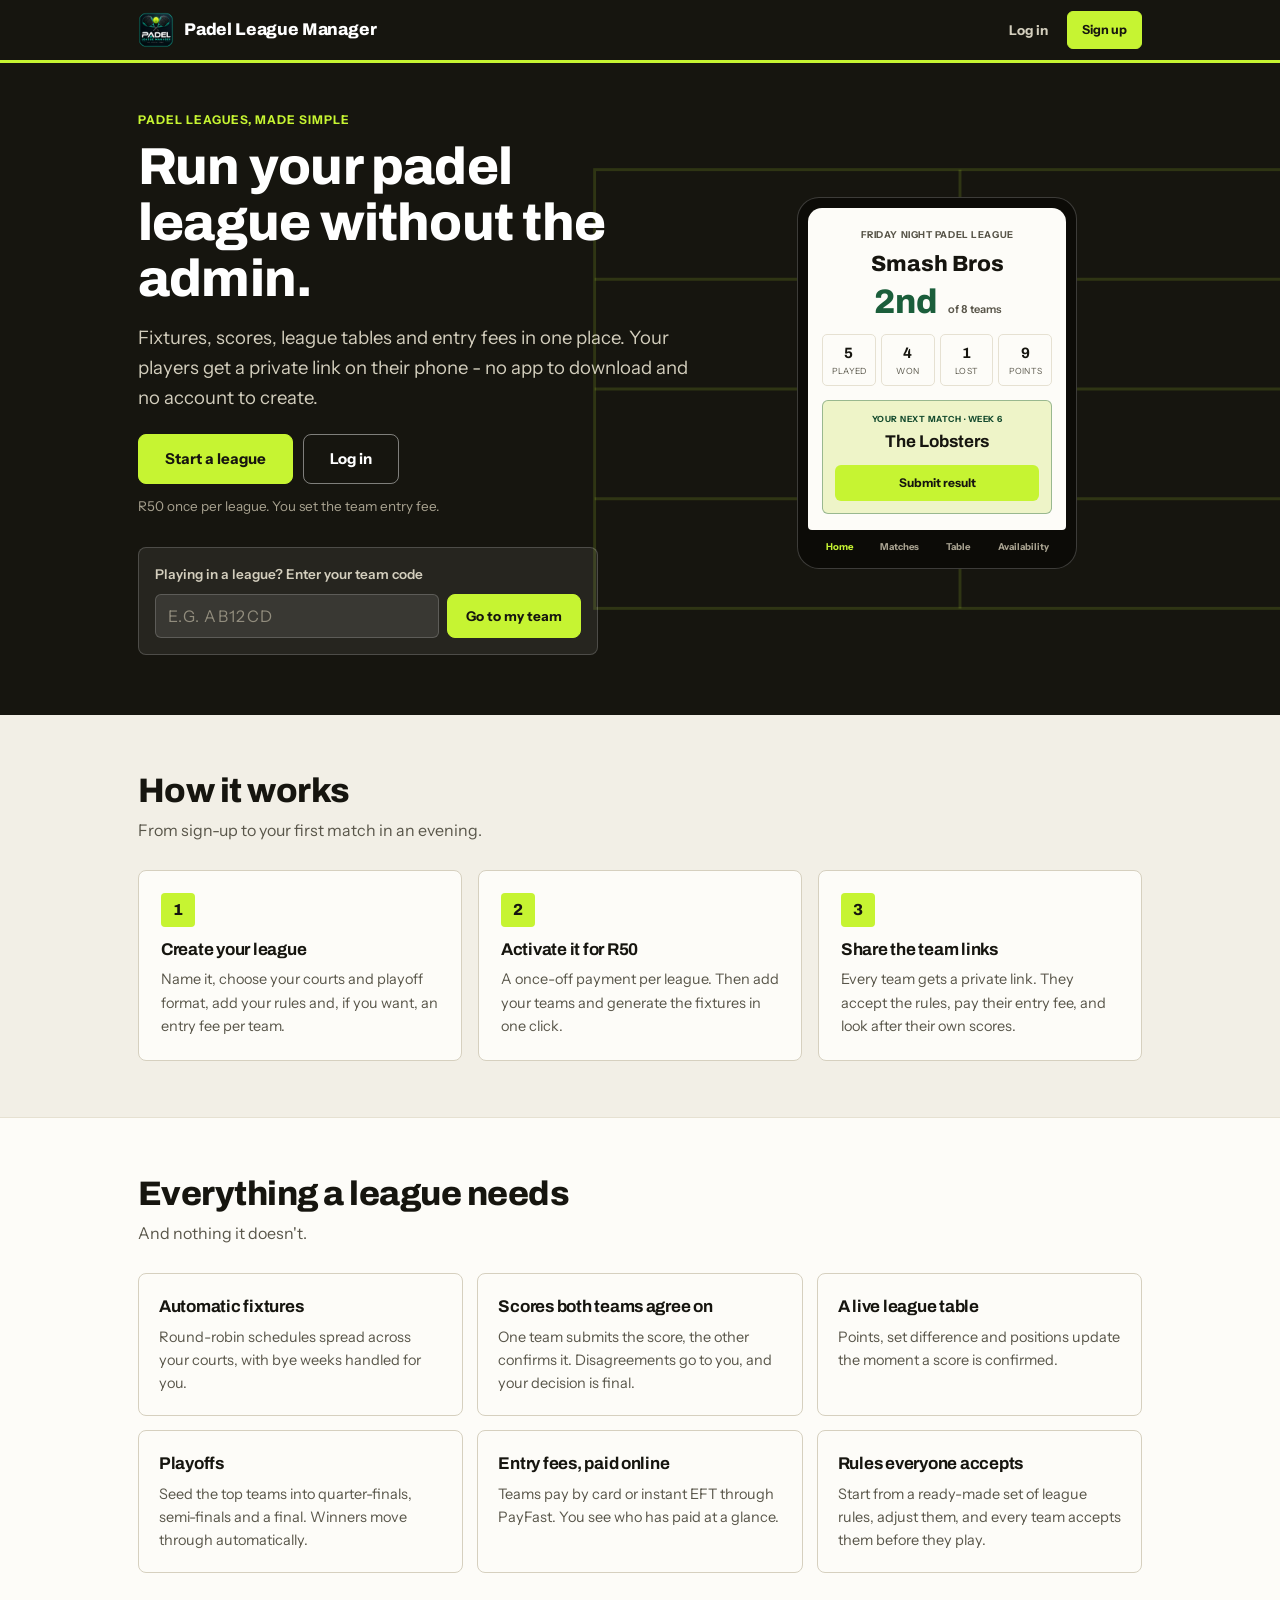
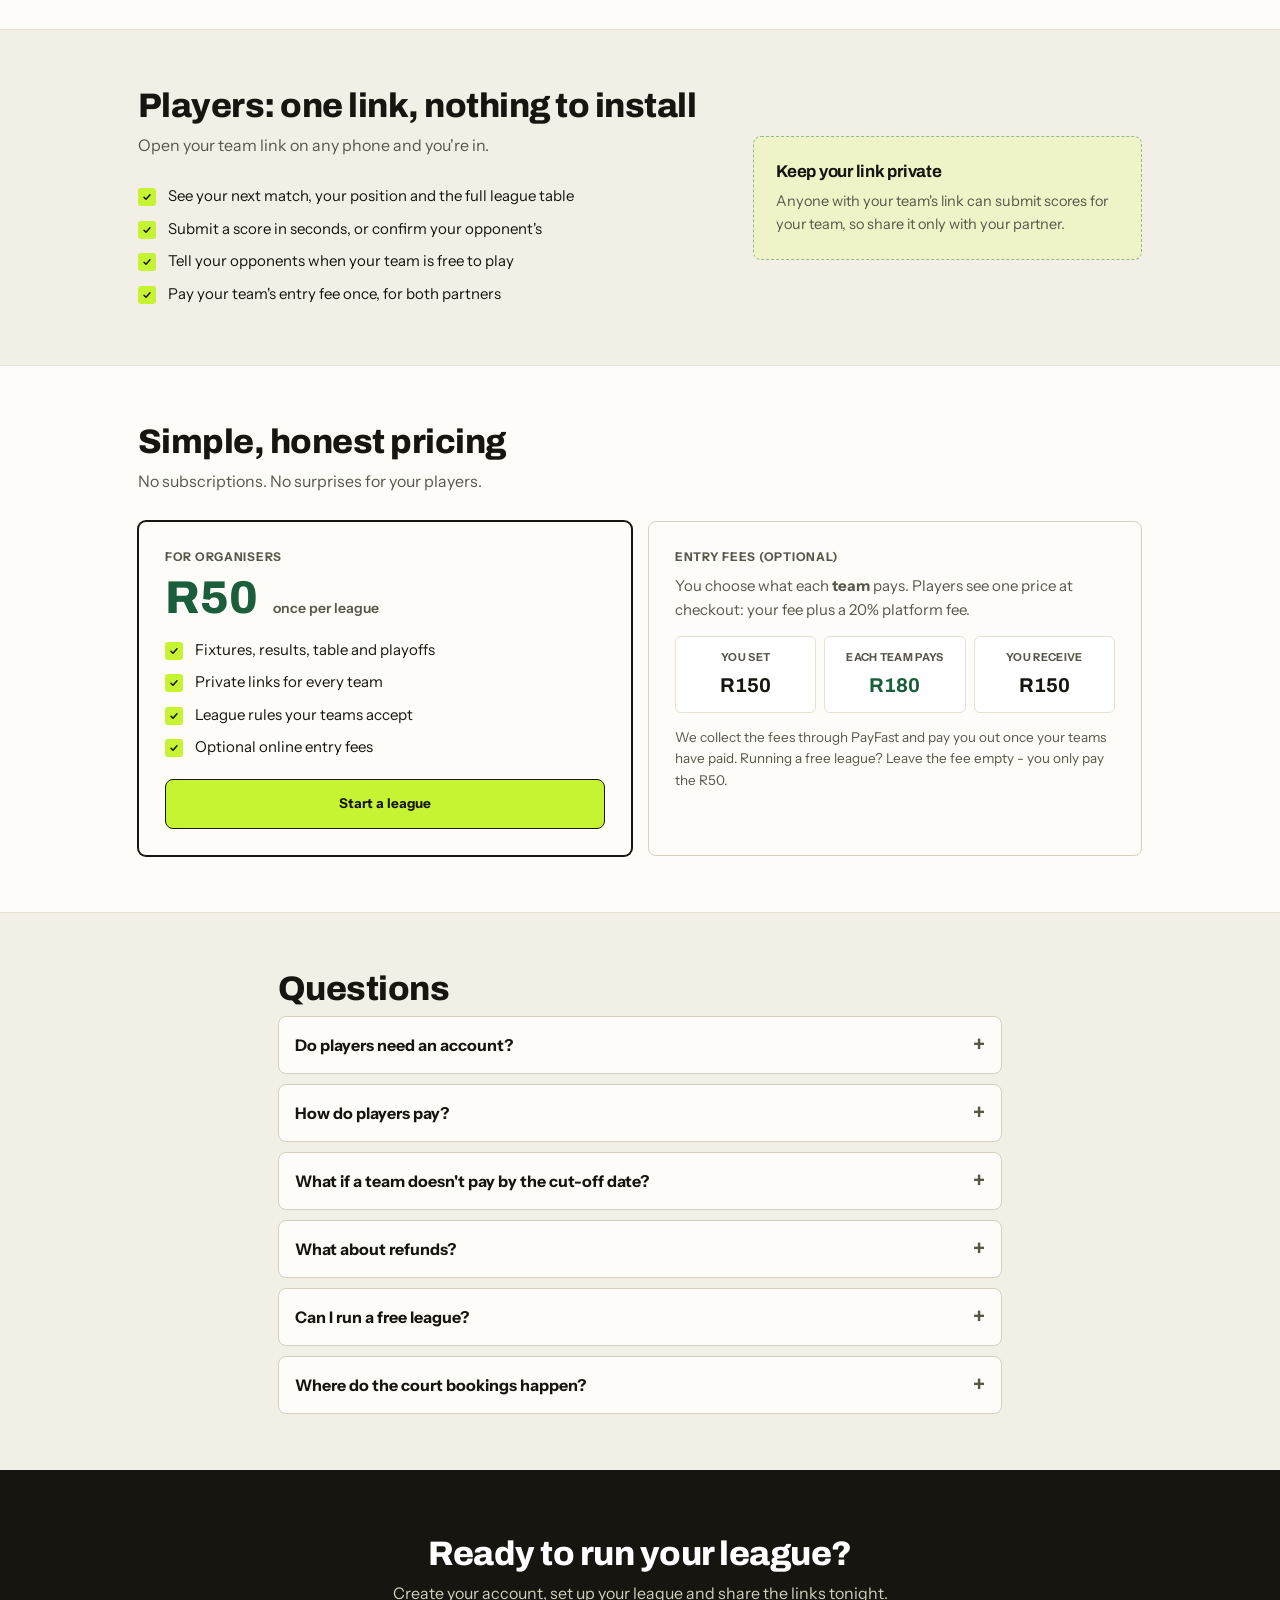
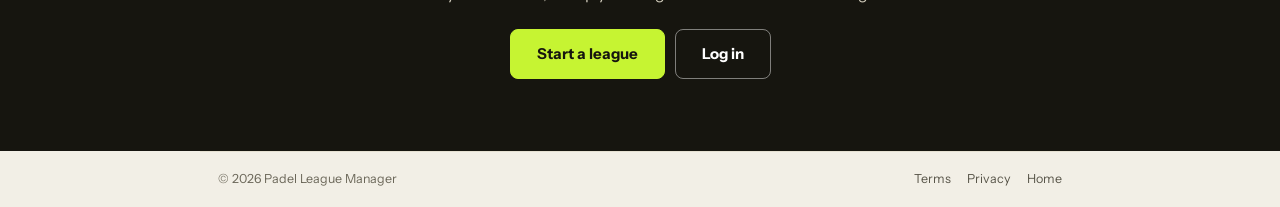
<file: index.html>
<!DOCTYPE html>
<html lang="en">
<head>
<meta charset="UTF-8">
<meta name="viewport" content="width=device-width, initial-scale=1.0, viewport-fit=cover">
<meta name="theme-color" content="#14213D">
<link rel="canonical" href="https://padelleaguemanager.co.za/">
<link rel="manifest" href="manifest.webmanifest">
<meta name="application-name" content="Padel League Manager">
<meta name="mobile-web-app-capable" content="yes">
<meta name="apple-mobile-web-app-capable" content="yes">
<meta property="og:url" content="https://padelleaguemanager.co.za/">
<meta name="apple-mobile-web-app-title" content="Padel League">
<meta name="apple-mobile-web-app-status-bar-style" content="black">
<meta property="og:type" content="website">
<meta property="og:site_name" content="Padel League Manager">
<meta property="og:locale" content="en_ZA">
<meta property="og:title" content="Padel League Manager - run your padel league without the admin">
<meta property="og:description" content="Fixtures, scores, league tables and entry fees for padel leagues in South Africa. Players use a private link on their phone - no app, no account. R50 once per league.">
<meta property="og:image" content="https://padelleaguemanager.co.za/assets/share.jpg">
<meta property="og:image:width" content="1200">
<meta property="og:image:height" content="630">
<meta property="og:image:alt" content="Padel League Manager - run your padel league without the admin">
<meta name="twitter:card" content="summary_large_image">
<meta name="twitter:title" content="Padel League Manager - run your padel league without the admin">
<meta name="twitter:description" content="Fixtures, scores, league tables and entry fees for padel leagues in South Africa. Players use a private link on their phone - no app, no account. R50 once per league.">
<meta name="twitter:image" content="https://padelleaguemanager.co.za/assets/share.jpg">
<title>Padel League Manager - run your padel league without the admin</title>
<meta name="description" content="Fixtures, scores, league tables and entry fees for padel leagues in South Africa. Players use a private link on their phone - no app, no account. R50 once per league.">
<link rel="icon" type="image/png" sizes="32x32" href="assets/logo-32.png?v=62">
<link rel="icon" type="image/png" sizes="16x16" href="assets/logo-16.png?v=62">
<link rel="apple-touch-icon" sizes="180x180" href="assets/logo-180.png?v=62">
<link rel="preconnect" href="https://fonts.googleapis.com">
<link rel="preconnect" href="https://fonts.gstatic.com" crossorigin>
<link href="https://fonts.googleapis.com/css2?family=Archivo:wght@500;600;700;800;900&family=Instrument+Sans:wght@400;500;600;700&display=swap" rel="stylesheet">
<link rel="stylesheet" href="style.css?v=62">
</head>
<body>

<header class="app-header">
  <div class="header-inner">
    <img class="brand-mark" src="assets/logo-192.png?v=62" alt="Padel League Manager">
    <div>
      <h1>Padel League Manager</h1>
    </div>
  </div>
</header>

<main class="landing">

  <!-- Hero -->
  <section class="lp-hero">
    <div class="lp-wrap lp-hero-grid">
      <div class="lp-hero-copy">
        <p class="lp-eyebrow">Padel leagues, made simple</p>
        <h2 class="lp-title">Run your padel league without the admin.</h2>
        <p class="lp-lead">Fixtures, scores, league tables and entry fees in one place. Your players get a private link on their phone - no app to download and no account to create.</p>
        <div class="lp-cta">
          <a class="btn btn-primary" href="register.html">Start a league</a>
          <a class="btn btn-ghost" href="login.html">Log in</a>
        </div>
        <p class="lp-note">R50 once per league. You set the team entry fee.</p>

        <form class="lp-find" id="find-team" autocomplete="off">
          <label for="team-code">Playing in a league? Enter your team code</label>
          <div class="lp-find-row">
            <input class="input" id="team-code" name="code" placeholder="e.g. AB12CD" maxlength="12" autocapitalize="characters" autocorrect="off" spellcheck="false">
            <button class="btn btn-primary" type="submit">Go to my team</button>
          </div>
        </form>
      </div>

      <!-- A picture of what players see on their phone -->
      <div class="lp-hero-visual" aria-hidden="true">
        <div class="lp-phone">
          <div class="lp-phone-screen">
            <div class="mock-eyebrow">Friday Night Padel League</div>
            <div class="mock-team">Smash Bros</div>
            <div class="mock-rank">2nd <span>of 8 teams</span></div>
            <div class="mock-tiles">
              <div><b>5</b>Played</div><div><b>4</b>Won</div><div><b>1</b>Lost</div><div><b>9</b>Points</div>
            </div>
            <div class="mock-next">
              <small>Your next match · Week 6</small>
              <b>The Lobsters</b>
              <div class="mock-btn">Submit result</div>
            </div>
          </div>
          <div class="mock-nav"><span class="on">Home</span><span>Matches</span><span>Table</span><span>Availability</span></div>
        </div>
      </div>
    </div>
  </section>

  <!-- How it works -->
  <section class="lp-section">
    <div class="lp-wrap">
      <h2 class="lp-h2">How it works</h2>
      <p class="lp-sub">From sign-up to your first match in an evening.</p>
      <ol class="lp-steps">
        <li>
          <span class="lp-step-n">1</span>
          <h3>Create your league</h3>
          <p>Name it, choose your courts and playoff format, add your rules and, if you want, an entry fee per team.</p>
        </li>
        <li>
          <span class="lp-step-n">2</span>
          <h3>Activate it for R50</h3>
          <p>A once-off payment per league. Then add your teams and generate the fixtures in one click.</p>
        </li>
        <li>
          <span class="lp-step-n">3</span>
          <h3>Share the team links</h3>
          <p>Every team gets a private link. They accept the rules, pay their entry fee, and look after their own scores.</p>
        </li>
      </ol>
    </div>
  </section>

  <!-- Features -->
  <section class="lp-section lp-alt">
    <div class="lp-wrap">
      <h2 class="lp-h2">Everything a league needs</h2>
      <p class="lp-sub">And nothing it doesn't.</p>
      <div class="lp-grid">
        <div class="lp-feature"><h3>Automatic fixtures</h3><p>Round-robin schedules spread across your courts, with bye weeks handled for you.</p></div>
        <div class="lp-feature"><h3>Scores both teams agree on</h3><p>One team submits the score, the other confirms it. Disagreements go to you, and your decision is final.</p></div>
        <div class="lp-feature"><h3>A live league table</h3><p>Points, set difference and positions update the moment a score is confirmed.</p></div>
        <div class="lp-feature"><h3>Playoffs</h3><p>Seed the top teams into quarter-finals, semi-finals and a final. Winners move through automatically.</p></div>
        <div class="lp-feature"><h3>Entry fees, paid online</h3><p>Teams pay by card or instant EFT through PayFast. You see who has paid at a glance.</p></div>
        <div class="lp-feature"><h3>Rules everyone accepts</h3><p>Start from a ready-made set of league rules, adjust them, and every team accepts them before they play.</p></div>
      </div>
    </div>
  </section>

  <!-- For players -->
  <section class="lp-section">
    <div class="lp-wrap lp-split">
      <div>
        <h2 class="lp-h2">Players: one link, nothing to install</h2>
        <p class="lp-sub">Open your team link on any phone and you're in.</p>
        <ul class="lp-ticks">
          <li>See your next match, your position and the full league table</li>
          <li>Submit a score in seconds, or confirm your opponent's</li>
          <li>Tell your opponents when your team is free to play</li>
          <li>Pay your team's entry fee once, for both partners</li>
        </ul>
      </div>
      <div class="lp-card-note">
        <h3>Keep your link private</h3>
        <p>Anyone with your team's link can submit scores for your team, so share it only with your partner.</p>
      </div>
    </div>
  </section>

  <!-- Pricing -->
  <section class="lp-section lp-alt" id="pricing">
    <div class="lp-wrap">
      <h2 class="lp-h2">Simple, honest pricing</h2>
      <p class="lp-sub">No subscriptions. No surprises for your players.</p>
      <div class="lp-pricing">
        <div class="lp-price-card">
          <div class="lp-price-label">For organisers</div>
          <div class="lp-price">R50 <span>once per league</span></div>
          <ul class="lp-ticks">
            <li>Fixtures, results, table and playoffs</li>
            <li>Private links for every team</li>
            <li>League rules your teams accept</li>
            <li>Optional online entry fees</li>
          </ul>
          <a class="btn btn-primary block" href="register.html">Start a league</a>
        </div>
        <div class="lp-price-card">
          <div class="lp-price-label">Entry fees (optional)</div>
          <p class="lp-price-text">You choose what each <strong>team</strong> pays. Players see one price at checkout: your fee plus a 20% platform fee.</p>
          <div class="lp-example">
            <div><span>You set</span><b>R150</b></div>
            <div><span>Each team pays</span><b>R180</b></div>
            <div><span>You receive</span><b>R150</b></div>
          </div>
          <p class="lp-price-text lp-small">We collect the fees through PayFast and pay you out once your teams have paid. Running a free league? Leave the fee empty - you only pay the R50.</p>
        </div>
      </div>
    </div>
  </section>

  <!-- FAQ -->
  <section class="lp-section">
    <div class="lp-wrap lp-narrow">
      <h2 class="lp-h2">Questions</h2>
      <div class="lp-faq">
        <details>
          <summary>Do players need an account?</summary>
          <p>No. Each team has a private link. One partner can accept the rules and pay for both of them.</p>
        </details>
        <details>
          <summary>How do players pay?</summary>
          <p>On their team link, through PayFast, by card or instant EFT. Padel League Manager never sees or stores card details.</p>
        </details>
        <details>
          <summary>What if a team doesn't pay by the cut-off date?</summary>
          <p>Their link shows that payment has closed, and you decide what to do: extend the date or remove the team.</p>
        </details>
        <details>
          <summary>What about refunds?</summary>
          <p>Refunds for teams that withdraw are handled by the league organiser.</p>
        </details>
        <details>
          <summary>Can I run a free league?</summary>
          <p>Yes. Leave the entry fee empty. You still pay the once-off R50 to activate the league.</p>
        </details>
        <details>
          <summary>Where do the court bookings happen?</summary>
          <p>Court fees are paid separately, directly to the court, when you book on the Playtomic app. Padel League Manager doesn't handle court bookings.</p>
        </details>
      </div>
    </div>
  </section>

  <!-- Final call to action -->
  <section class="lp-final">
    <div class="lp-wrap">
      <h2 class="lp-h2">Ready to run your league?</h2>
      <p class="lp-sub">Create your account, set up your league and share the links tonight.</p>
      <div class="lp-cta lp-cta-center">
        <a class="btn btn-primary" href="register.html">Start a league</a>
        <a class="btn btn-ghost" href="login.html">Log in</a>
      </div>
    </div>
  </section>

</main>

<script src="config.js?v=62"></script>
<script src="db.js?v=62"></script>
<script src="render.js?v=62"></script>
<script src="auth.js?v=62"></script>
<script src="shell.js?v=62"></script>
<script>
  // "Find my team": send a player straight to their team link.
  document.getElementById("find-team").addEventListener("submit", function (e) {
    e.preventDefault();
    var code = document.getElementById("team-code").value.toUpperCase().replace(/[^A-Z0-9]/g, "");
    if (!code) return;
    window.location.href = "team.html?code=" + encodeURIComponent(code);
  });
</script>
</body>
</html>
</file>
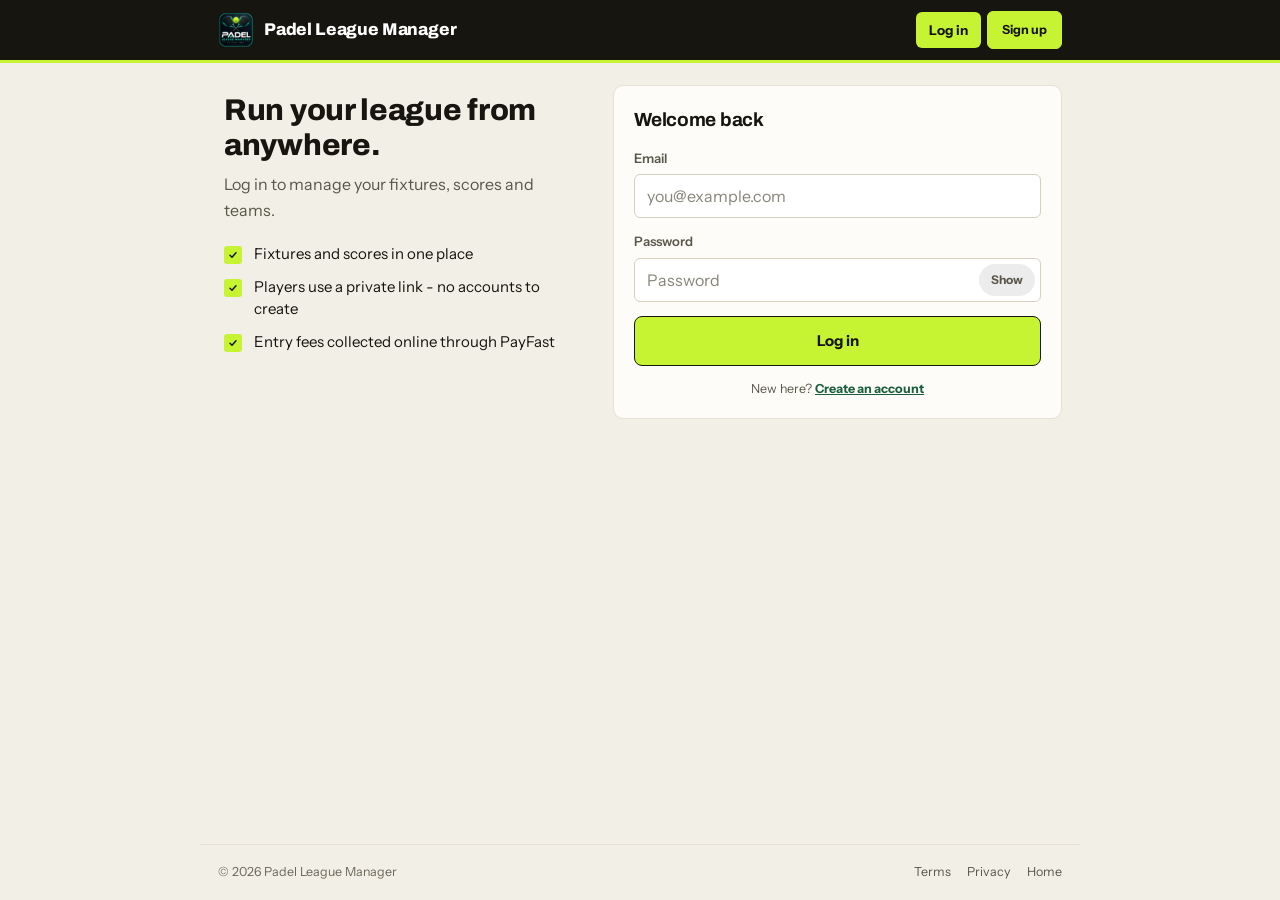
<file: admin.html>
<!DOCTYPE html>
<html lang="en">
<head>
<meta charset="UTF-8">
<meta name="viewport" content="width=device-width, initial-scale=1.0">
<meta name="theme-color" content="#14213D">
<link rel="preconnect" href="https://mktobxelljhijivnifry.supabase.co" crossorigin>
<link rel="manifest" href="manifest.webmanifest">
<meta name="application-name" content="Padel League Manager">
<meta name="mobile-web-app-capable" content="yes">
<meta name="apple-mobile-web-app-capable" content="yes">
<meta name="apple-mobile-web-app-title" content="Padel League">
<meta name="apple-mobile-web-app-status-bar-style" content="black">
<title>Padel League Manager - Admin</title>
<link rel="icon" type="image/png" sizes="32x32" href="assets/logo-32.png?v=62">
<link rel="icon" type="image/png" sizes="16x16" href="assets/logo-16.png?v=62">
<link rel="apple-touch-icon" sizes="180x180" href="assets/logo-180.png?v=62">
<link rel="preconnect" href="https://fonts.googleapis.com">
<link rel="preconnect" href="https://fonts.gstatic.com" crossorigin>
<link href="https://fonts.googleapis.com/css2?family=Archivo:wght@500;600;700;800;900&family=Instrument+Sans:wght@400;500;600;700&display=swap" rel="stylesheet">
<link rel="stylesheet" href="style.css?v=62">
</head>
<body>

<header class="app-header">
  <div class="header-inner">
    <img class="brand-mark" src="assets/logo-192.png?v=62" alt="Padel League Manager">
    <div>
      <h1>Padel League Manager</h1>
      <p>Admin console</p>
    </div>
  </div>
</header>

<main class="container" id="app"></main>

<!-- Bump ?v=N on every script/css tag here and in team.html whenever any of
     these files change - mobile Safari in particular caches them stubbornly
     across plain reloads, so a version bump is the reliable cache-bust. -->
<script src="config.js?v=62"></script>
<script src="db.js?v=62"></script>
<script src="auth.js?v=62"></script>
<script src="state.js?v=62"></script>
<script src="render.js?v=62"></script>
<script src="shell.js?v=62"></script>
<script src="fixtures.js?v=62"></script>
<script src="standings.js?v=62"></script>
<script src="playoffs.js?v=62"></script>
<script src="results.js?v=62"></script>
<script src="availability.js?v=62"></script>
<script src="league-rules.js?v=62"></script>
<script src="entry-fee.js?v=62"></script>
<script src="admin.js?v=62"></script>
</body>
</html>
</file>
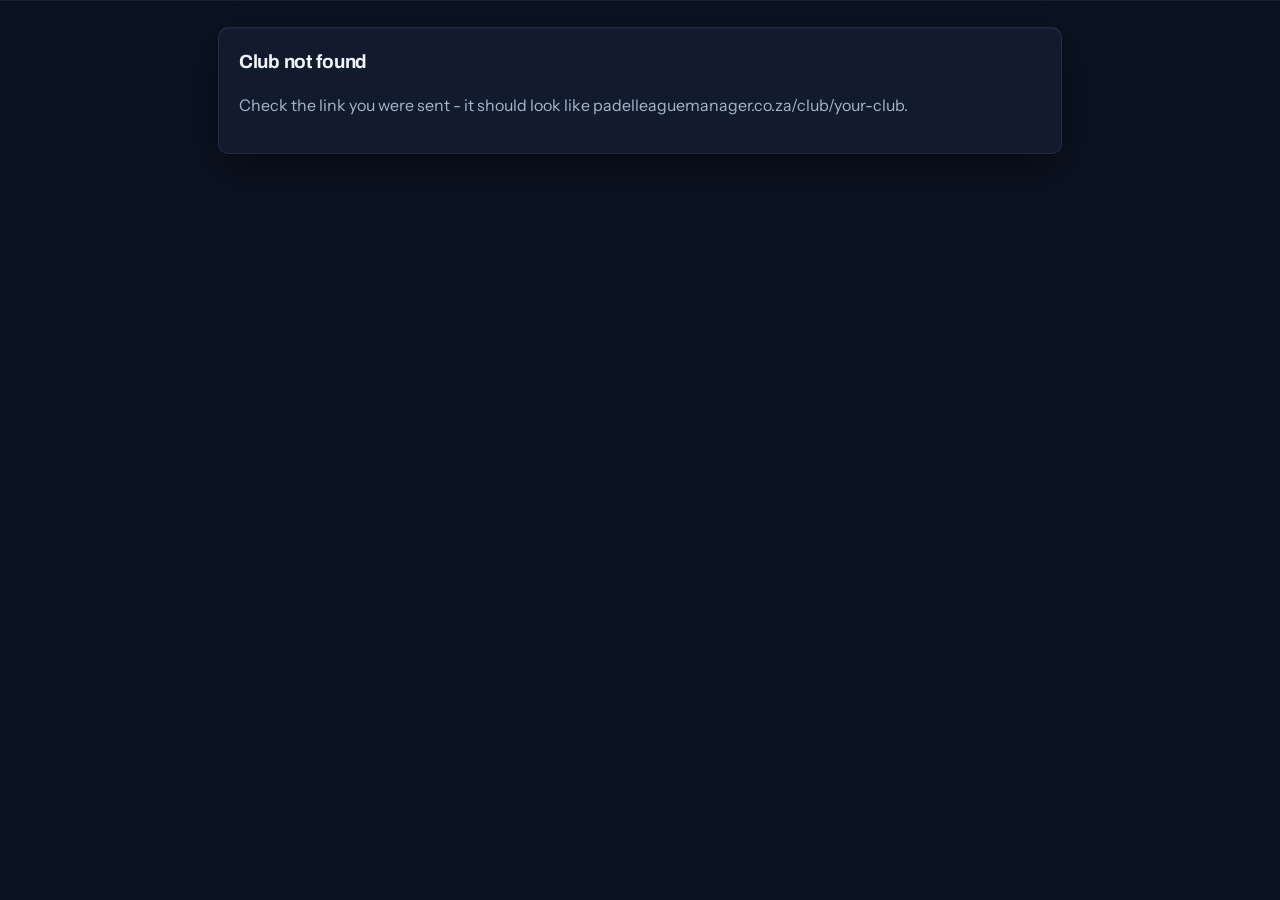
<file: club.html>
<!DOCTYPE html>
<html lang="en">
<head>
<meta charset="UTF-8">
<meta name="viewport" content="width=device-width, initial-scale=1.0, viewport-fit=cover">
<meta name="theme-color" content="#0B1220">
<base href="/">
<meta name="robots" content="noindex">
<link rel="preconnect" href="https://mktobxelljhijivnifry.supabase.co" crossorigin>
<link rel="manifest" href="manifest.webmanifest">
<title>Club - Padel League Manager</title>
<link rel="icon" type="image/png" sizes="32x32" href="assets/logo-32.png?v=62">
<link rel="icon" type="image/png" sizes="16x16" href="assets/logo-16.png?v=62">
<link rel="apple-touch-icon" sizes="180x180" href="assets/logo-180.png?v=62">
<link rel="preconnect" href="https://fonts.googleapis.com">
<link rel="preconnect" href="https://fonts.gstatic.com" crossorigin>
<link href="https://fonts.googleapis.com/css2?family=Archivo:wght@500;600;700;800;900&family=Instrument+Sans:wght@400;500;600;700&display=swap" rel="stylesheet">
<link rel="stylesheet" href="style.css?v=62">
</head>
<body class="theme-club">

<header class="club-header"></header>

<main class="container club-container" id="app"></main>

<!-- <base href="/"> above: this page is also opened as /club/<slug> (via
     404.html), so every relative link and script must resolve from the site
     root, not from /club/. -->
<script src="config.js?v=62"></script>
<script src="db.js?v=62"></script>
<script src="render.js?v=62"></script>
<script src="auth.js?v=62"></script>
<script src="club-view.js?v=62"></script>
</body>
</html>
</file>
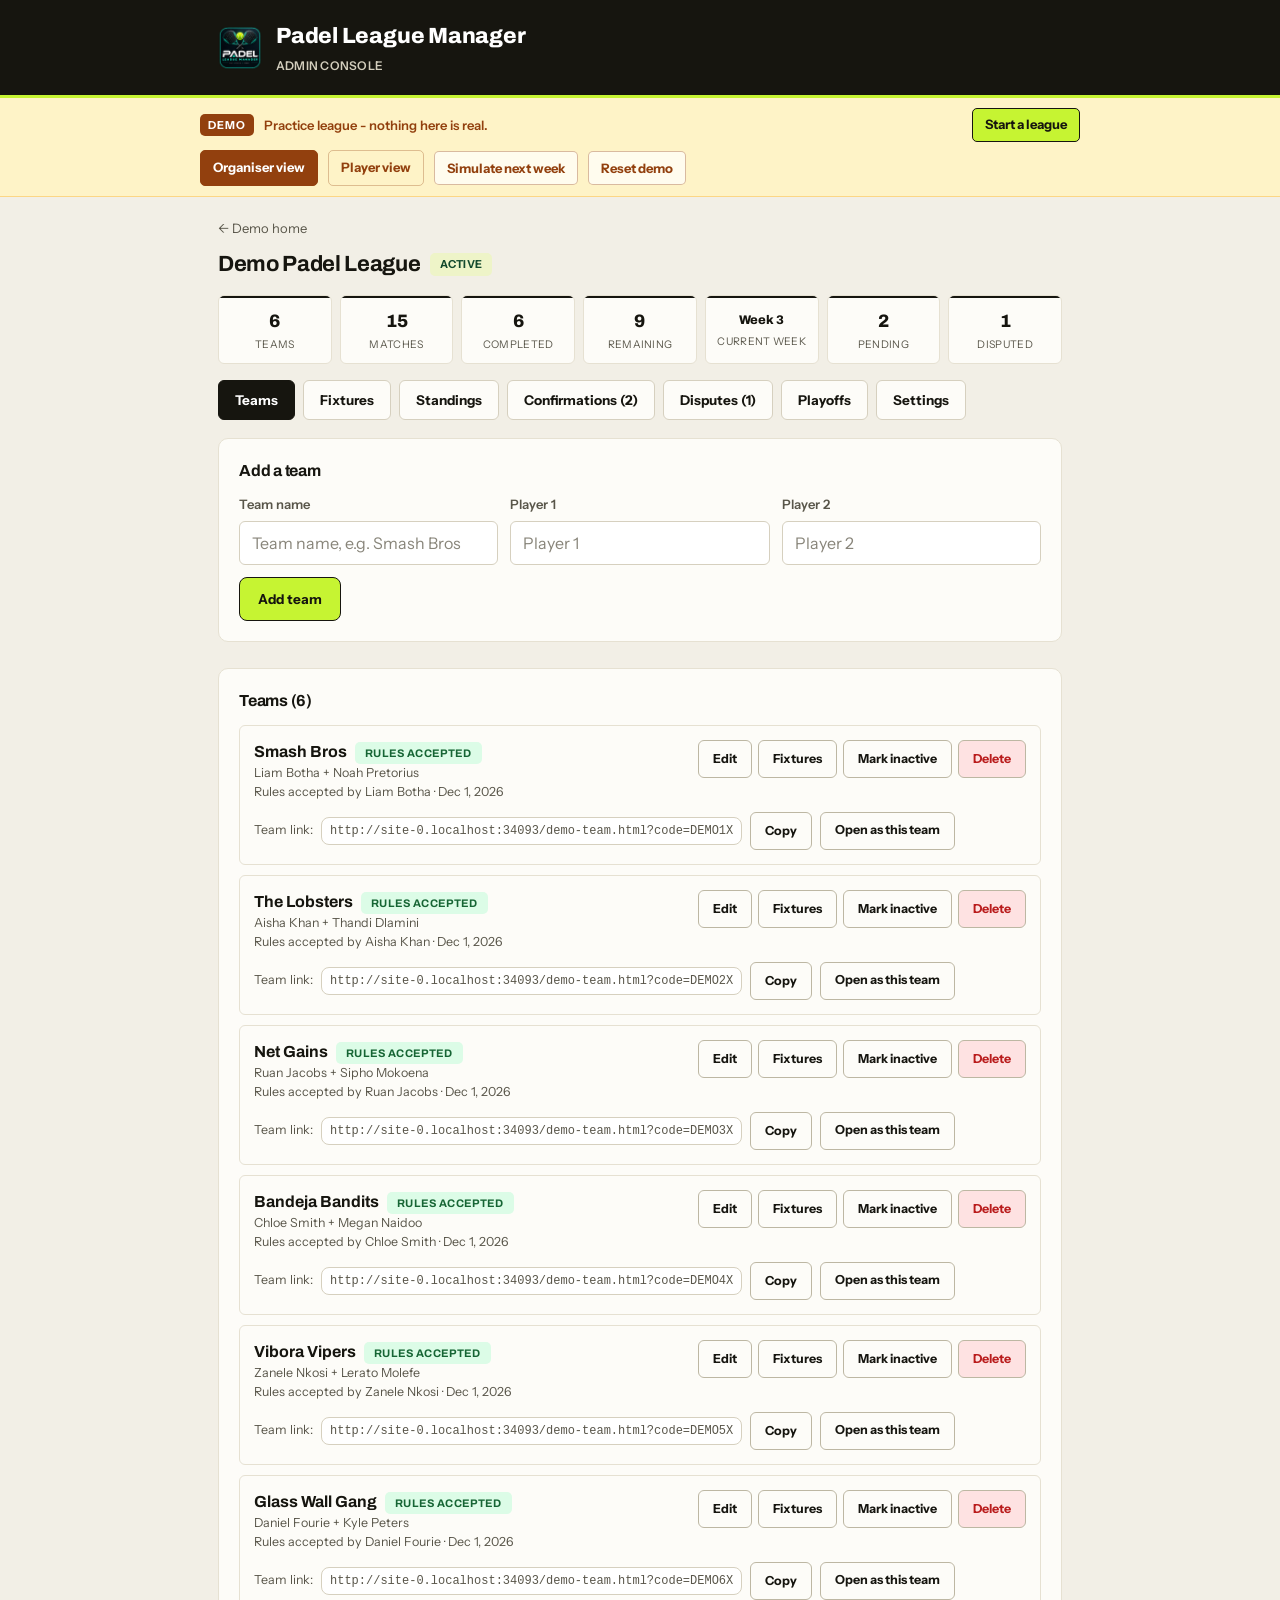
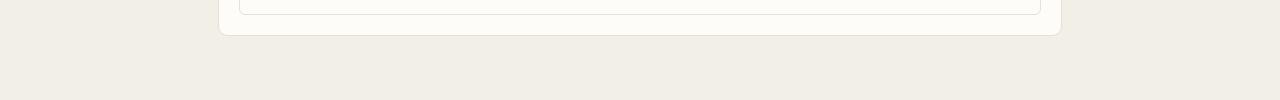
<file: demo-admin.html>
<!DOCTYPE html>
<html lang="en">
<head>
<meta charset="UTF-8">
<meta name="viewport" content="width=device-width, initial-scale=1.0">
<meta name="theme-color" content="#14213D">
<meta name="robots" content="noindex">
<meta name="application-name" content="Padel League Manager">
<meta name="mobile-web-app-capable" content="yes">
<meta name="apple-mobile-web-app-capable" content="yes">
<meta name="apple-mobile-web-app-title" content="Padel League">
<meta name="apple-mobile-web-app-status-bar-style" content="black">
<title>Padel League Manager - Demo organiser view</title>
<link rel="icon" type="image/png" sizes="32x32" href="assets/logo-32.png?v=62">
<link rel="icon" type="image/png" sizes="16x16" href="assets/logo-16.png?v=62">
<link rel="apple-touch-icon" sizes="180x180" href="assets/logo-180.png?v=62">
<link rel="preconnect" href="https://fonts.googleapis.com">
<link rel="preconnect" href="https://fonts.gstatic.com" crossorigin>
<link href="https://fonts.googleapis.com/css2?family=Archivo:wght@500;600;700;800;900&family=Instrument+Sans:wght@400;500;600;700&display=swap" rel="stylesheet">
<link rel="stylesheet" href="style.css?v=62">
</head>
<body>

<header class="app-header">
  <div class="header-inner">
    <img class="brand-mark" src="assets/logo-192.png?v=62" alt="Padel League Manager">
    <div>
      <h1>Padel League Manager</h1>
      <p>Admin console</p>
    </div>
  </div>
</header>

<main class="container" id="app"></main>

<!-- Bump ?v=N on every script/css tag here and in team.html whenever any of
     these files change - mobile Safari in particular caches them stubbornly
     across plain reloads, so a version bump is the reliable cache-bust. -->
<script src="demo-config.js?v=62"></script>
<script src="db.js?v=62"></script>
<script src="state.js?v=62"></script>
<script src="render.js?v=62"></script>
<script src="fixtures.js?v=62"></script>
<script src="standings.js?v=62"></script>
<script src="playoffs.js?v=62"></script>
<script src="results.js?v=62"></script>
<script src="availability.js?v=62"></script>
<script src="league-rules.js?v=62"></script>
<script src="entry-fee.js?v=62"></script>
<script src="demo.js?v=62"></script>
<script src="admin.js?v=62"></script>
</body>
</html>
</file>
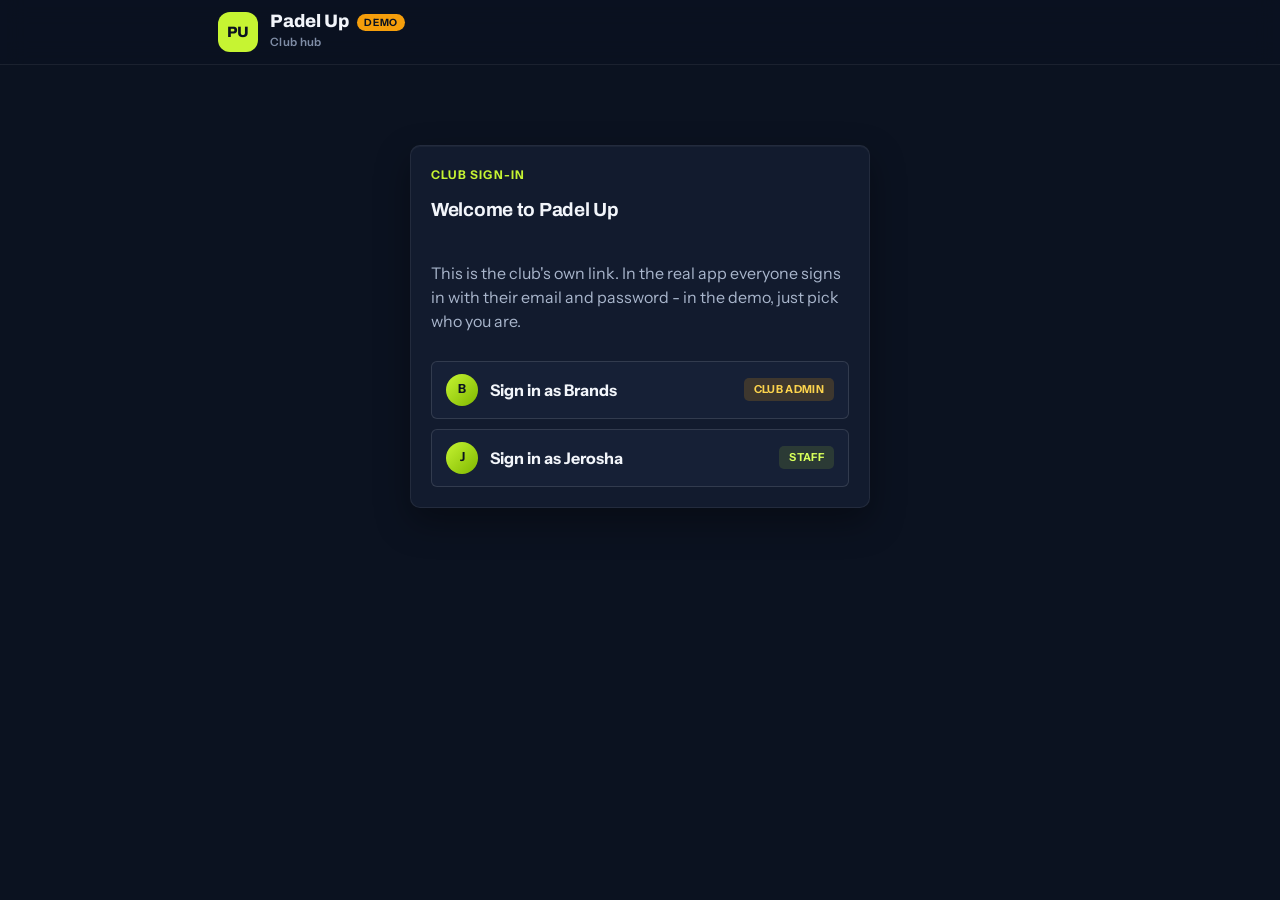
<file: demo-club.html>
<!DOCTYPE html>
<html lang="en">
<head>
<meta charset="UTF-8">
<meta name="viewport" content="width=device-width, initial-scale=1.0, viewport-fit=cover">
<meta name="theme-color" content="#0B1220">
<meta name="robots" content="noindex">
<link rel="manifest" href="manifest.webmanifest">
<title>Padel Up (demo club) - Padel League Manager</title>
<link rel="icon" type="image/png" sizes="32x32" href="assets/logo-32.png?v=62">
<link rel="icon" type="image/png" sizes="16x16" href="assets/logo-16.png?v=62">
<link rel="apple-touch-icon" sizes="180x180" href="assets/logo-180.png?v=62">
<link rel="preconnect" href="https://fonts.googleapis.com">
<link rel="preconnect" href="https://fonts.gstatic.com" crossorigin>
<link href="https://fonts.googleapis.com/css2?family=Archivo:wght@500;600;700;800;900&family=Instrument+Sans:wght@400;500;600;700&display=swap" rel="stylesheet">
<link rel="stylesheet" href="style.css?v=62">
</head>
<body class="theme-club">

<header class="club-header"></header>

<main class="container club-container" id="app"></main>

<script src="demo-config.js?v=62"></script>
<script src="db.js?v=62"></script>
<script src="state.js?v=62"></script>
<script src="render.js?v=62"></script>
<script src="fixtures.js?v=62"></script>
<script src="standings.js?v=62"></script>
<script src="playoffs.js?v=62"></script>
<script src="results.js?v=62"></script>
<script src="availability.js?v=62"></script>
<script src="league-rules.js?v=62"></script>
<script src="entry-fee.js?v=62"></script>
<script src="demo.js?v=62"></script>
<script src="club-view.js?v=62"></script>
</body>
</html>
</file>
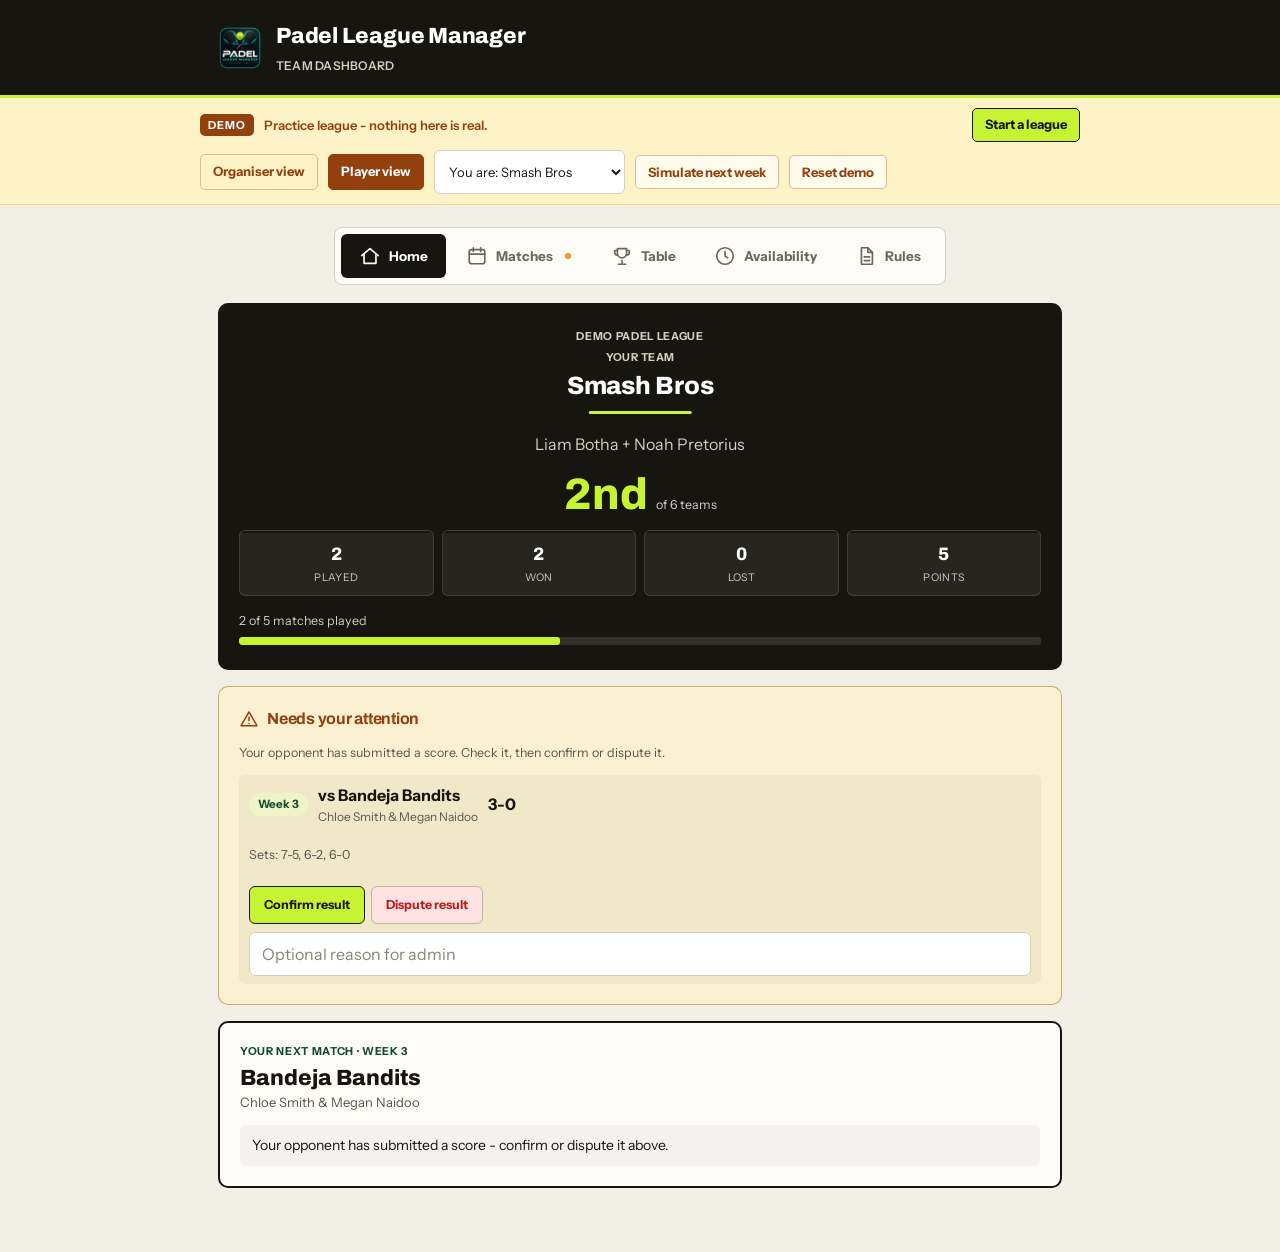
<file: demo-team.html>
<!DOCTYPE html>
<html lang="en">
<head>
<meta charset="UTF-8">
<meta name="viewport" content="width=device-width, initial-scale=1.0, viewport-fit=cover">
<meta name="theme-color" content="#14213D">
<meta name="robots" content="noindex">
<meta name="application-name" content="Padel League Manager">
<meta name="mobile-web-app-capable" content="yes">
<meta name="apple-mobile-web-app-capable" content="yes">
<meta name="apple-mobile-web-app-title" content="Padel League">
<meta name="apple-mobile-web-app-status-bar-style" content="black">
<title>Padel League Manager - Demo player view</title>
<link rel="icon" type="image/png" sizes="32x32" href="assets/logo-32.png?v=62">
<link rel="icon" type="image/png" sizes="16x16" href="assets/logo-16.png?v=62">
<link rel="apple-touch-icon" sizes="180x180" href="assets/logo-180.png?v=62">
<link rel="preconnect" href="https://fonts.googleapis.com">
<link rel="preconnect" href="https://fonts.gstatic.com" crossorigin>
<link href="https://fonts.googleapis.com/css2?family=Archivo:wght@500;600;700;800;900&family=Instrument+Sans:wght@400;500;600;700&display=swap" rel="stylesheet">
<link rel="stylesheet" href="style.css?v=62">
</head>
<body>

<header class="app-header">
  <div class="header-inner">
    <img class="brand-mark" src="assets/logo-192.png?v=62" alt="Padel League Manager">
    <div>
      <h1>Padel League Manager</h1>
      <p>Team dashboard</p>
    </div>
  </div>
</header>

<main class="container" id="app"></main>

<!-- Bump ?v=N on every script/css tag here and in admin.html whenever any of
     these files change - mobile Safari in particular caches them stubbornly
     across plain reloads, so a version bump is the reliable cache-bust. -->
<script src="demo-config.js?v=62"></script>
<script src="db.js?v=62"></script>
<script src="state.js?v=62"></script>
<script src="render.js?v=62"></script>
<script src="fixtures.js?v=62"></script>
<script src="standings.js?v=62"></script>
<script src="playoffs.js?v=62"></script>
<script src="results.js?v=62"></script>
<script src="availability.js?v=62"></script>
<script src="league-rules.js?v=62"></script>
<script src="entry-fee.js?v=62"></script>
<script src="demo.js?v=62"></script>
<script src="team-view.js?v=62"></script>
</body>
</html>
</file>
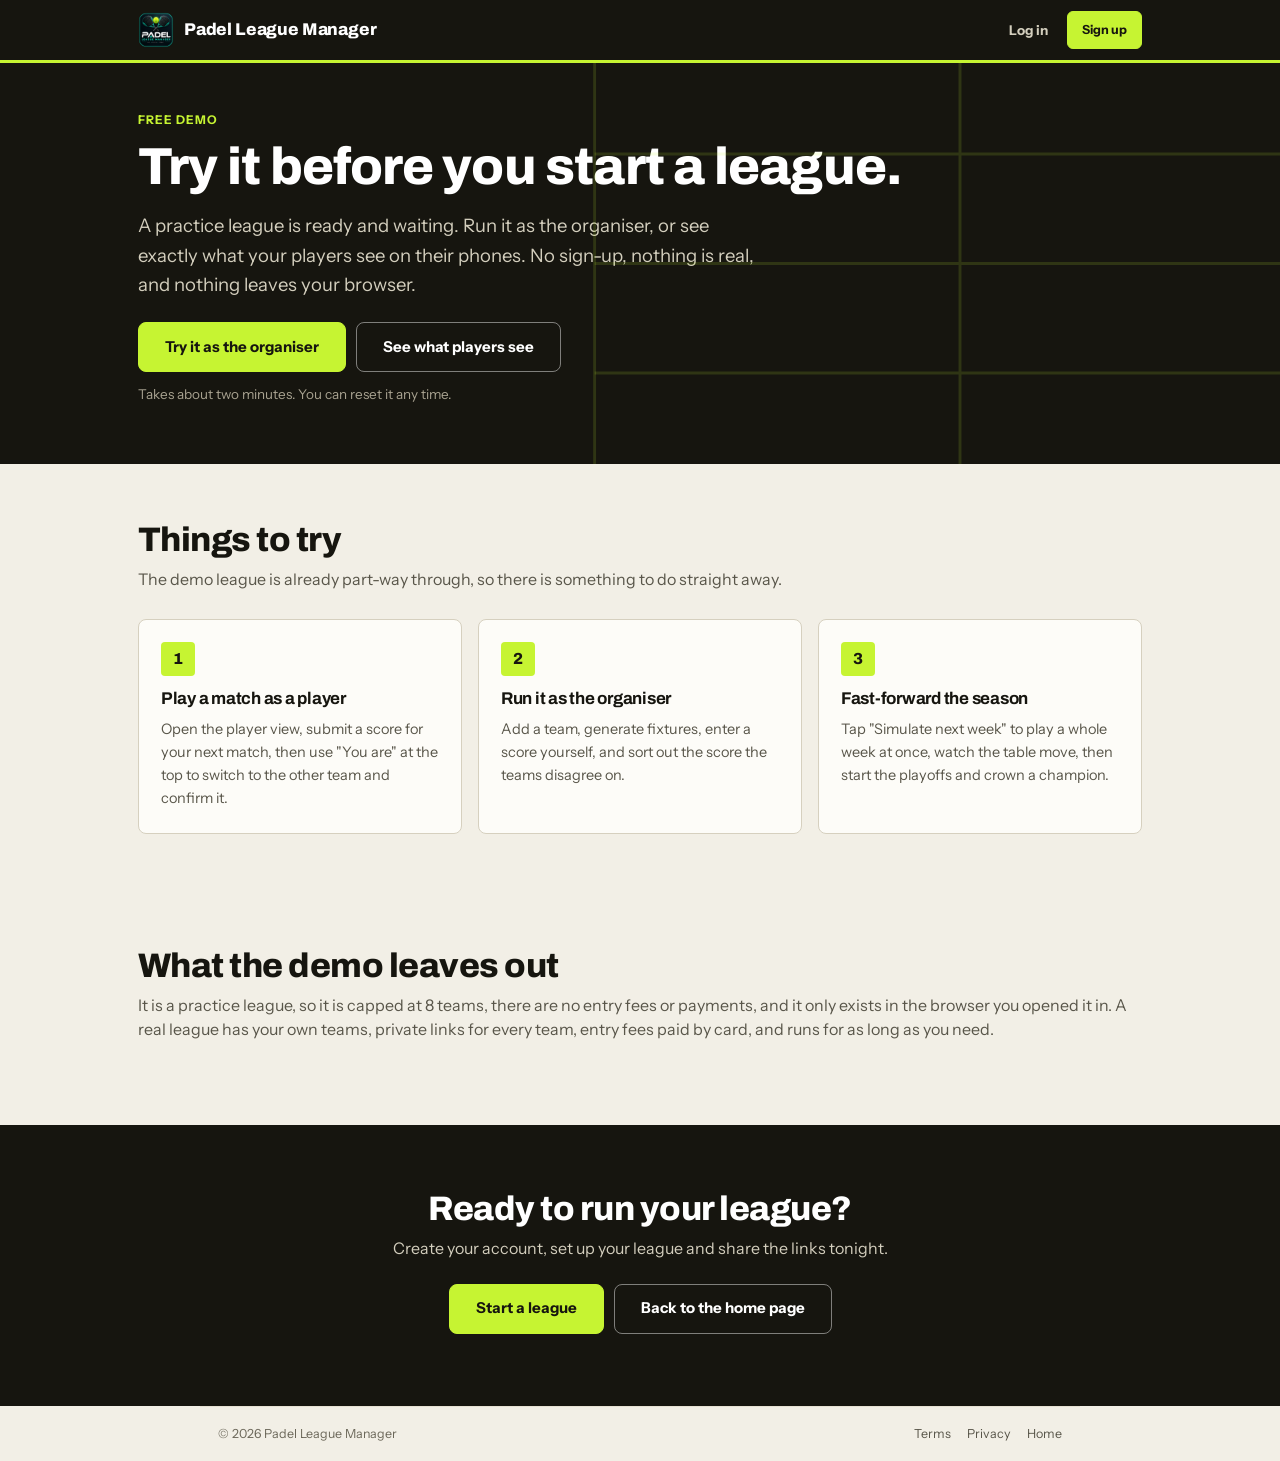
<file: demo.html>
<!DOCTYPE html>
<html lang="en">
<head>
<meta charset="UTF-8">
<meta name="viewport" content="width=device-width, initial-scale=1.0, viewport-fit=cover">
<meta name="theme-color" content="#14213D">
<meta name="robots" content="noindex">
<link rel="manifest" href="manifest.webmanifest">
<meta name="application-name" content="Padel League Manager">
<meta name="description" content="Try Padel League Manager with a practice league - run it as the organiser or see what your players see. No sign-up, nothing is real.">
<meta property="og:type" content="website">
<meta property="og:site_name" content="Padel League Manager">
<meta property="og:locale" content="en_ZA">
<meta property="og:url" content="https://padelleaguemanager.co.za/demo.html">
<meta property="og:title" content="Try Padel League Manager - a free demo">
<meta property="og:description" content="Play with a practice league: enter scores, watch the table move, see what your players see on their phones. No sign-up, nothing is real.">
<meta property="og:image" content="https://padelleaguemanager.co.za/assets/share.jpg">
<meta property="og:image:width" content="1200">
<meta property="og:image:height" content="630">
<meta name="twitter:card" content="summary_large_image">
<meta name="twitter:title" content="Try Padel League Manager - a free demo">
<meta name="twitter:description" content="Play with a practice league: enter scores, watch the table move, see what your players see on their phones. No sign-up, nothing is real.">
<meta name="twitter:image" content="https://padelleaguemanager.co.za/assets/share.jpg">
<title>Try the demo - Padel League Manager</title>
<link rel="icon" type="image/png" sizes="32x32" href="assets/logo-32.png?v=62">
<link rel="icon" type="image/png" sizes="16x16" href="assets/logo-16.png?v=62">
<link rel="apple-touch-icon" sizes="180x180" href="assets/logo-180.png?v=62">
<link rel="preconnect" href="https://fonts.googleapis.com">
<link rel="preconnect" href="https://fonts.gstatic.com" crossorigin>
<link href="https://fonts.googleapis.com/css2?family=Archivo:wght@500;600;700;800;900&family=Instrument+Sans:wght@400;500;600;700&display=swap" rel="stylesheet">
<link rel="stylesheet" href="style.css?v=62">
</head>
<body>

<header class="app-header">
  <div class="header-inner">
    <img class="brand-mark" src="assets/logo-192.png?v=62" alt="Padel League Manager">
    <div>
      <h1>Padel League Manager</h1>
    </div>
  </div>
</header>

<main class="landing">

  <section class="lp-hero">
    <div class="lp-wrap">
      <div class="lp-hero-copy">
        <p class="lp-eyebrow">Free demo</p>
        <h2 class="lp-title">Try it before you start a league.</h2>
        <p class="lp-lead">A practice league is ready and waiting. Run it as the organiser, or see exactly what your players see on their phones. No sign-up, nothing is real, and nothing leaves your browser.</p>
        <div class="lp-cta">
          <a class="btn btn-primary" href="demo-admin.html">Try it as the organiser</a>
          <a class="btn btn-ghost" href="demo-team.html">See what players see</a>
        </div>
        <p class="lp-note">Takes about two minutes. You can reset it any time.</p>
      </div>
    </div>
  </section>

  <section class="lp-section">
    <div class="lp-wrap">
      <h2 class="lp-h2">Things to try</h2>
      <p class="lp-sub">The demo league is already part-way through, so there is something to do straight away.</p>
      <ol class="lp-steps">
        <li>
          <span class="lp-step-n">1</span>
          <h3>Play a match as a player</h3>
          <p>Open the player view, submit a score for your next match, then use "You are" at the top to switch to the other team and confirm it.</p>
        </li>
        <li>
          <span class="lp-step-n">2</span>
          <h3>Run it as the organiser</h3>
          <p>Add a team, generate fixtures, enter a score yourself, and sort out the score the teams disagree on.</p>
        </li>
        <li>
          <span class="lp-step-n">3</span>
          <h3>Fast-forward the season</h3>
          <p>Tap "Simulate next week" to play a whole week at once, watch the table move, then start the playoffs and crown a champion.</p>
        </li>
      </ol>
    </div>
  </section>

  <section class="lp-section">
    <div class="lp-wrap">
      <h2 class="lp-h2">What the demo leaves out</h2>
      <p class="lp-sub">It is a practice league, so it is capped at 8 teams, there are no entry fees or payments, and it only exists in the browser you opened it in. A real league has your own teams, private links for every team, entry fees paid by card, and runs for as long as you need.</p>
    </div>
  </section>

  <section class="lp-final">
    <div class="lp-wrap">
      <h2 class="lp-h2">Ready to run your league?</h2>
      <p class="lp-sub">Create your account, set up your league and share the links tonight.</p>
      <div class="lp-cta lp-cta-center">
        <a class="btn btn-primary" href="register.html">Start a league</a>
        <a class="btn btn-ghost" href="index.html">Back to the home page</a>
      </div>
    </div>
  </section>

</main>

<script src="config.js?v=62"></script>
<script src="db.js?v=62"></script>
<script src="render.js?v=62"></script>
<script src="auth.js?v=62"></script>
<script src="shell.js?v=62"></script>
</body>
</html>
</file>
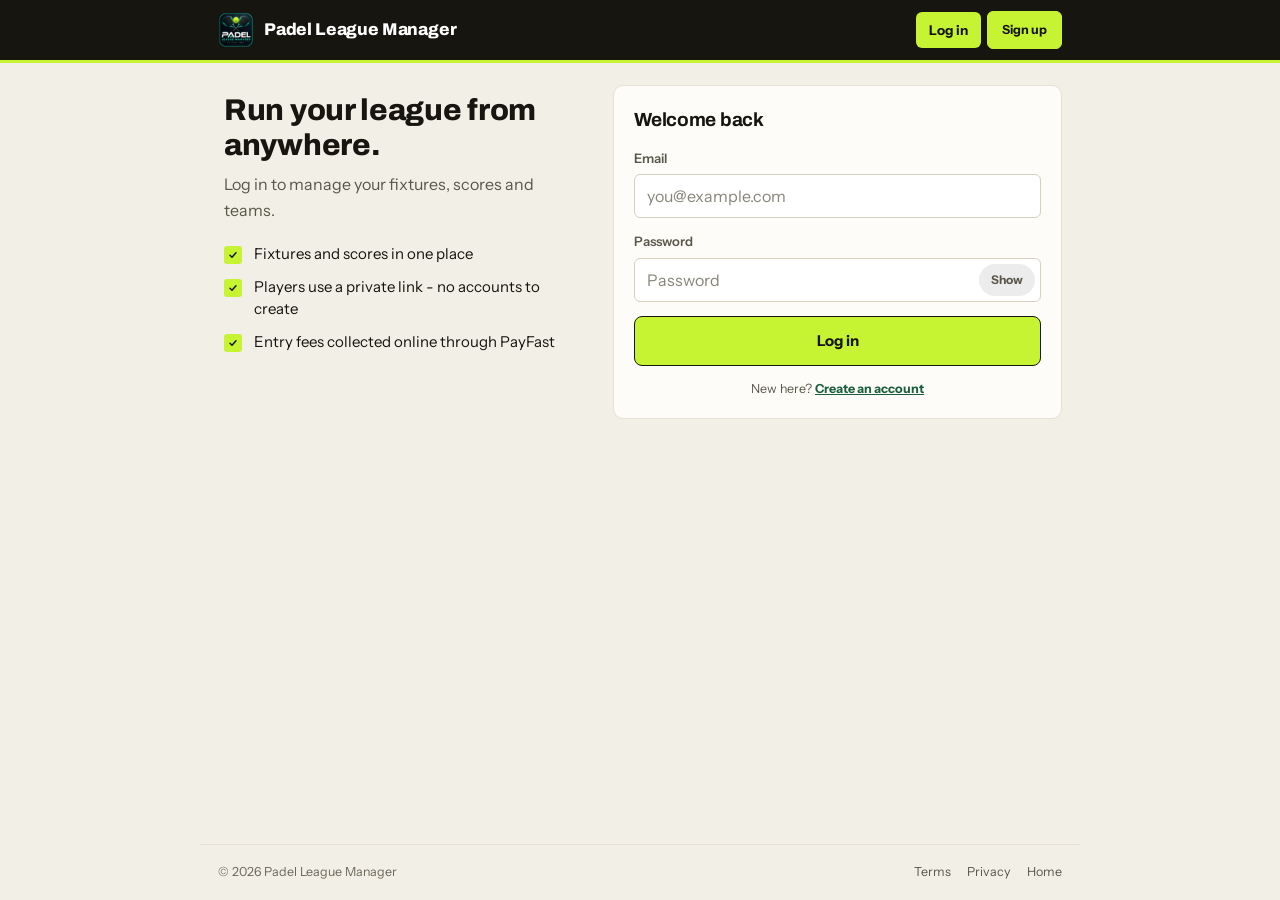
<file: login.html>
<!DOCTYPE html>
<html lang="en">
<head>
<meta charset="UTF-8">
<meta name="viewport" content="width=device-width, initial-scale=1.0">
<meta name="theme-color" content="#14213D">
<link rel="preconnect" href="https://mktobxelljhijivnifry.supabase.co" crossorigin>
<link rel="manifest" href="manifest.webmanifest">
<meta name="application-name" content="Padel League Manager">
<meta name="mobile-web-app-capable" content="yes">
<meta name="apple-mobile-web-app-capable" content="yes">
<meta name="apple-mobile-web-app-title" content="Padel League">
<meta name="apple-mobile-web-app-status-bar-style" content="black">
<meta name="description" content="Log in to manage your padel leagues.">
<meta property="og:type" content="website">
<meta property="og:site_name" content="Padel League Manager">
<meta property="og:locale" content="en_ZA">
<meta property="og:title" content="Log in - Padel League Manager">
<meta property="og:description" content="Log in to manage your padel leagues.">
<meta property="og:image" content="https://padelleaguemanager.co.za/assets/share.jpg">
<meta property="og:image:width" content="1200">
<meta property="og:image:height" content="630">
<meta property="og:image:alt" content="Padel League Manager - run your padel league without the admin">
<meta name="twitter:card" content="summary_large_image">
<meta name="twitter:title" content="Log in - Padel League Manager">
<meta name="twitter:description" content="Log in to manage your padel leagues.">
<meta name="twitter:image" content="https://padelleaguemanager.co.za/assets/share.jpg">
<title>Padel League Manager - Log In</title>
<link rel="icon" type="image/png" sizes="32x32" href="assets/logo-32.png?v=62">
<link rel="icon" type="image/png" sizes="16x16" href="assets/logo-16.png?v=62">
<link rel="apple-touch-icon" sizes="180x180" href="assets/logo-180.png?v=62">
<link rel="preconnect" href="https://fonts.googleapis.com">
<link rel="preconnect" href="https://fonts.gstatic.com" crossorigin>
<link href="https://fonts.googleapis.com/css2?family=Archivo:wght@500;600;700;800;900&family=Instrument+Sans:wght@400;500;600;700&display=swap" rel="stylesheet">
<link rel="stylesheet" href="style.css?v=62">
</head>
<body>

<header class="app-header">
  <div class="header-inner">
    <img class="brand-mark" src="assets/logo-192.png?v=62" alt="Padel League Manager">
    <div>
      <h1>Padel League Manager</h1>
      <p>Organiser login</p>
    </div>
  </div>
</header>

<main class="container" id="app"></main>

<!-- Bump ?v=N on every script/css tag here and in admin.html/team.html/
     register.html/owner.html/my-leagues.html whenever any of these files
     change - mobile Safari in particular caches them stubbornly across
     plain reloads, so a version bump is the reliable cache-bust. -->
<script src="config.js?v=62"></script>
<script src="db.js?v=62"></script>
<script src="render.js?v=62"></script>
<script src="shell.js?v=62"></script>
<script src="auth.js?v=62"></script>
<script src="login-view.js?v=62"></script>
</body>
</html>
</file>
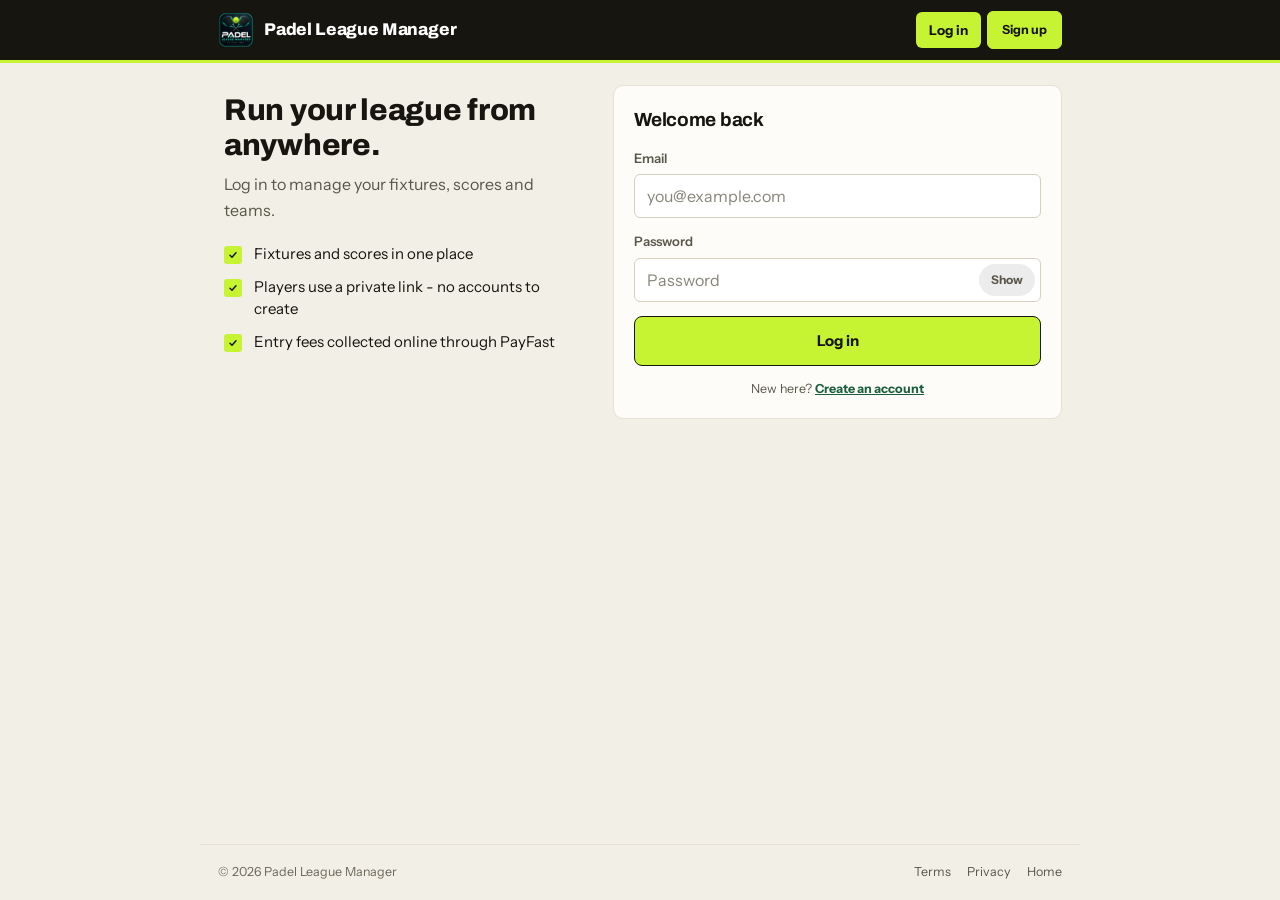
<file: my-leagues.html>
<!DOCTYPE html>
<html lang="en">
<head>
<meta charset="UTF-8">
<meta name="viewport" content="width=device-width, initial-scale=1.0">
<meta name="theme-color" content="#14213D">
<link rel="preconnect" href="https://mktobxelljhijivnifry.supabase.co" crossorigin>
<link rel="manifest" href="manifest.webmanifest">
<meta name="application-name" content="Padel League Manager">
<meta name="mobile-web-app-capable" content="yes">
<meta name="apple-mobile-web-app-capable" content="yes">
<meta name="apple-mobile-web-app-title" content="Padel League">
<meta name="apple-mobile-web-app-status-bar-style" content="black">
<title>Padel League Manager - My Leagues</title>
<link rel="icon" type="image/png" sizes="32x32" href="assets/logo-32.png?v=62">
<link rel="icon" type="image/png" sizes="16x16" href="assets/logo-16.png?v=62">
<link rel="apple-touch-icon" sizes="180x180" href="assets/logo-180.png?v=62">
<link rel="preconnect" href="https://fonts.googleapis.com">
<link rel="preconnect" href="https://fonts.gstatic.com" crossorigin>
<link href="https://fonts.googleapis.com/css2?family=Archivo:wght@500;600;700;800;900&family=Instrument+Sans:wght@400;500;600;700&display=swap" rel="stylesheet">
<link rel="stylesheet" href="style.css?v=62">
</head>
<body>

<header class="app-header">
  <div class="header-inner">
    <img class="brand-mark" src="assets/logo-192.png?v=62" alt="Padel League Manager">
    <div>
      <h1>Padel League Manager</h1>
      <p>My leagues</p>
    </div>
  </div>
</header>

<main class="container" id="app"></main>

<!-- Bump ?v=N on every script/css tag here and in admin.html/team.html/
     register.html/login.html/owner.html whenever any of these files
     change - mobile Safari in particular caches them stubbornly across
     plain reloads, so a version bump is the reliable cache-bust. -->
<script src="config.js?v=62"></script>
<script src="db.js?v=62"></script>
<script src="render.js?v=62"></script>
<script src="shell.js?v=62"></script>
<script src="auth.js?v=62"></script>
<script src="my-leagues-view.js?v=62"></script>
</body>
</html>
</file>
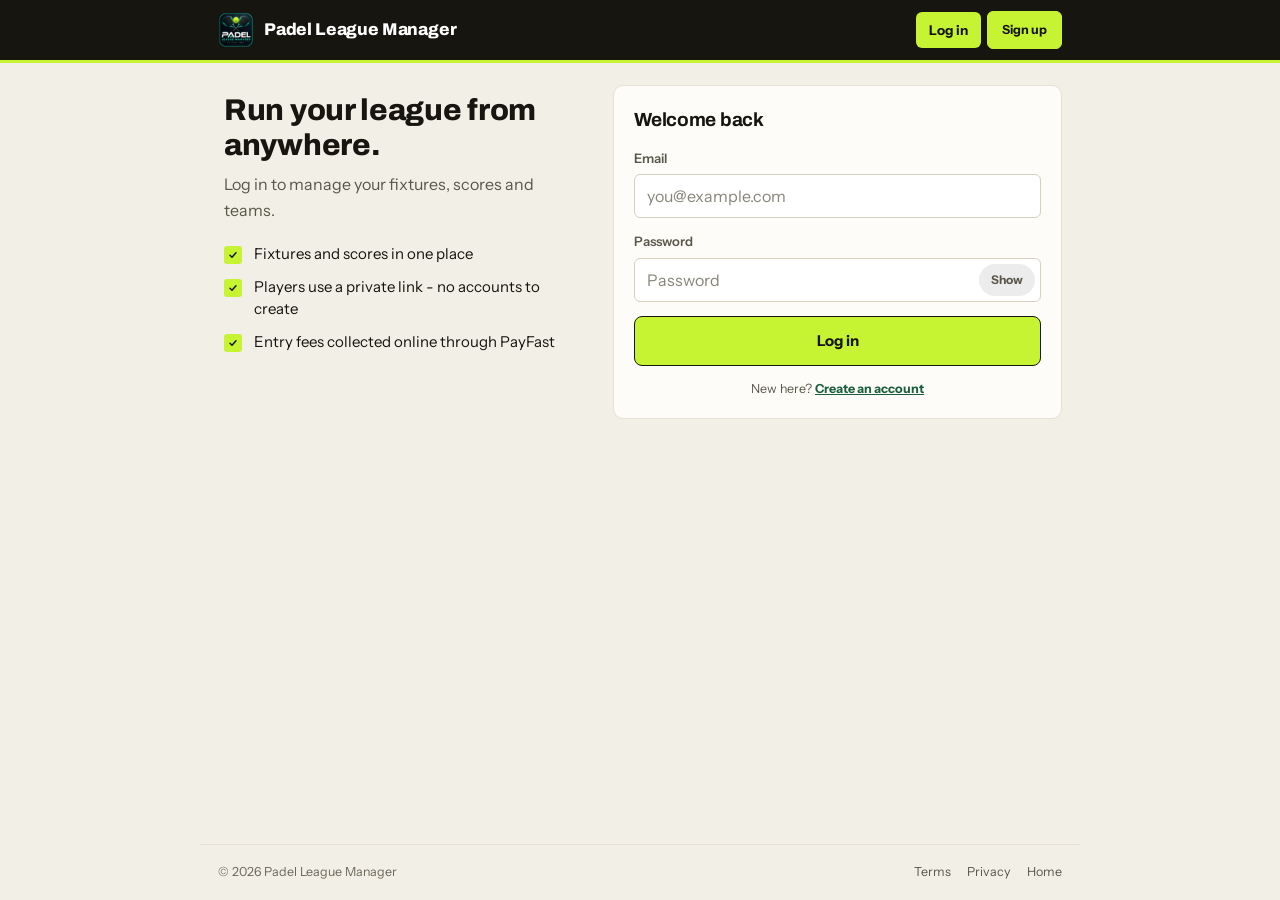
<file: owner.html>
<!DOCTYPE html>
<html lang="en">
<head>
<meta charset="UTF-8">
<meta name="viewport" content="width=device-width, initial-scale=1.0">
<meta name="theme-color" content="#14213D">
<link rel="preconnect" href="https://mktobxelljhijivnifry.supabase.co" crossorigin>
<link rel="manifest" href="manifest.webmanifest">
<meta name="application-name" content="Padel League Manager">
<meta name="mobile-web-app-capable" content="yes">
<meta name="apple-mobile-web-app-capable" content="yes">
<meta name="apple-mobile-web-app-title" content="Padel League">
<meta name="apple-mobile-web-app-status-bar-style" content="black">
<title>Padel League Manager - Owner Dashboard</title>
<link rel="icon" type="image/png" sizes="32x32" href="assets/logo-32.png?v=62">
<link rel="icon" type="image/png" sizes="16x16" href="assets/logo-16.png?v=62">
<link rel="apple-touch-icon" sizes="180x180" href="assets/logo-180.png?v=62">
<link rel="preconnect" href="https://fonts.googleapis.com">
<link rel="preconnect" href="https://fonts.gstatic.com" crossorigin>
<link href="https://fonts.googleapis.com/css2?family=Archivo:wght@500;600;700;800;900&family=Instrument+Sans:wght@400;500;600;700&display=swap" rel="stylesheet">
<link rel="stylesheet" href="style.css?v=62">
</head>
<body>

<header class="app-header">
  <div class="header-inner">
    <img class="brand-mark" src="assets/logo-192.png?v=62" alt="Padel League Manager">
    <div>
      <h1>Padel League Manager</h1>
      <p>Owner dashboard</p>
    </div>
  </div>
</header>

<main class="container" id="app"></main>

<!-- Bump ?v=N on every script/css tag here and in admin.html/team.html/
     register.html/login.html/my-leagues.html whenever any of these files
     change - mobile Safari in particular caches them stubbornly across
     plain reloads, so a version bump is the reliable cache-bust. -->
<script src="config.js?v=62"></script>
<script src="db.js?v=62"></script>
<script src="render.js?v=62"></script>
<script src="shell.js?v=62"></script>
<script src="auth.js?v=62"></script>
<script src="scorer-engine.js?v=62"></script>
<script src="scorer-lab-view.js?v=62"></script>
<script src="entry-fee.js?v=62"></script>
<script src="payments-ledger.js?v=62"></script>
<script src="payments-lab-view.js?v=62"></script>
<script src="owner-view.js?v=62"></script>
</body>
</html>
</file>
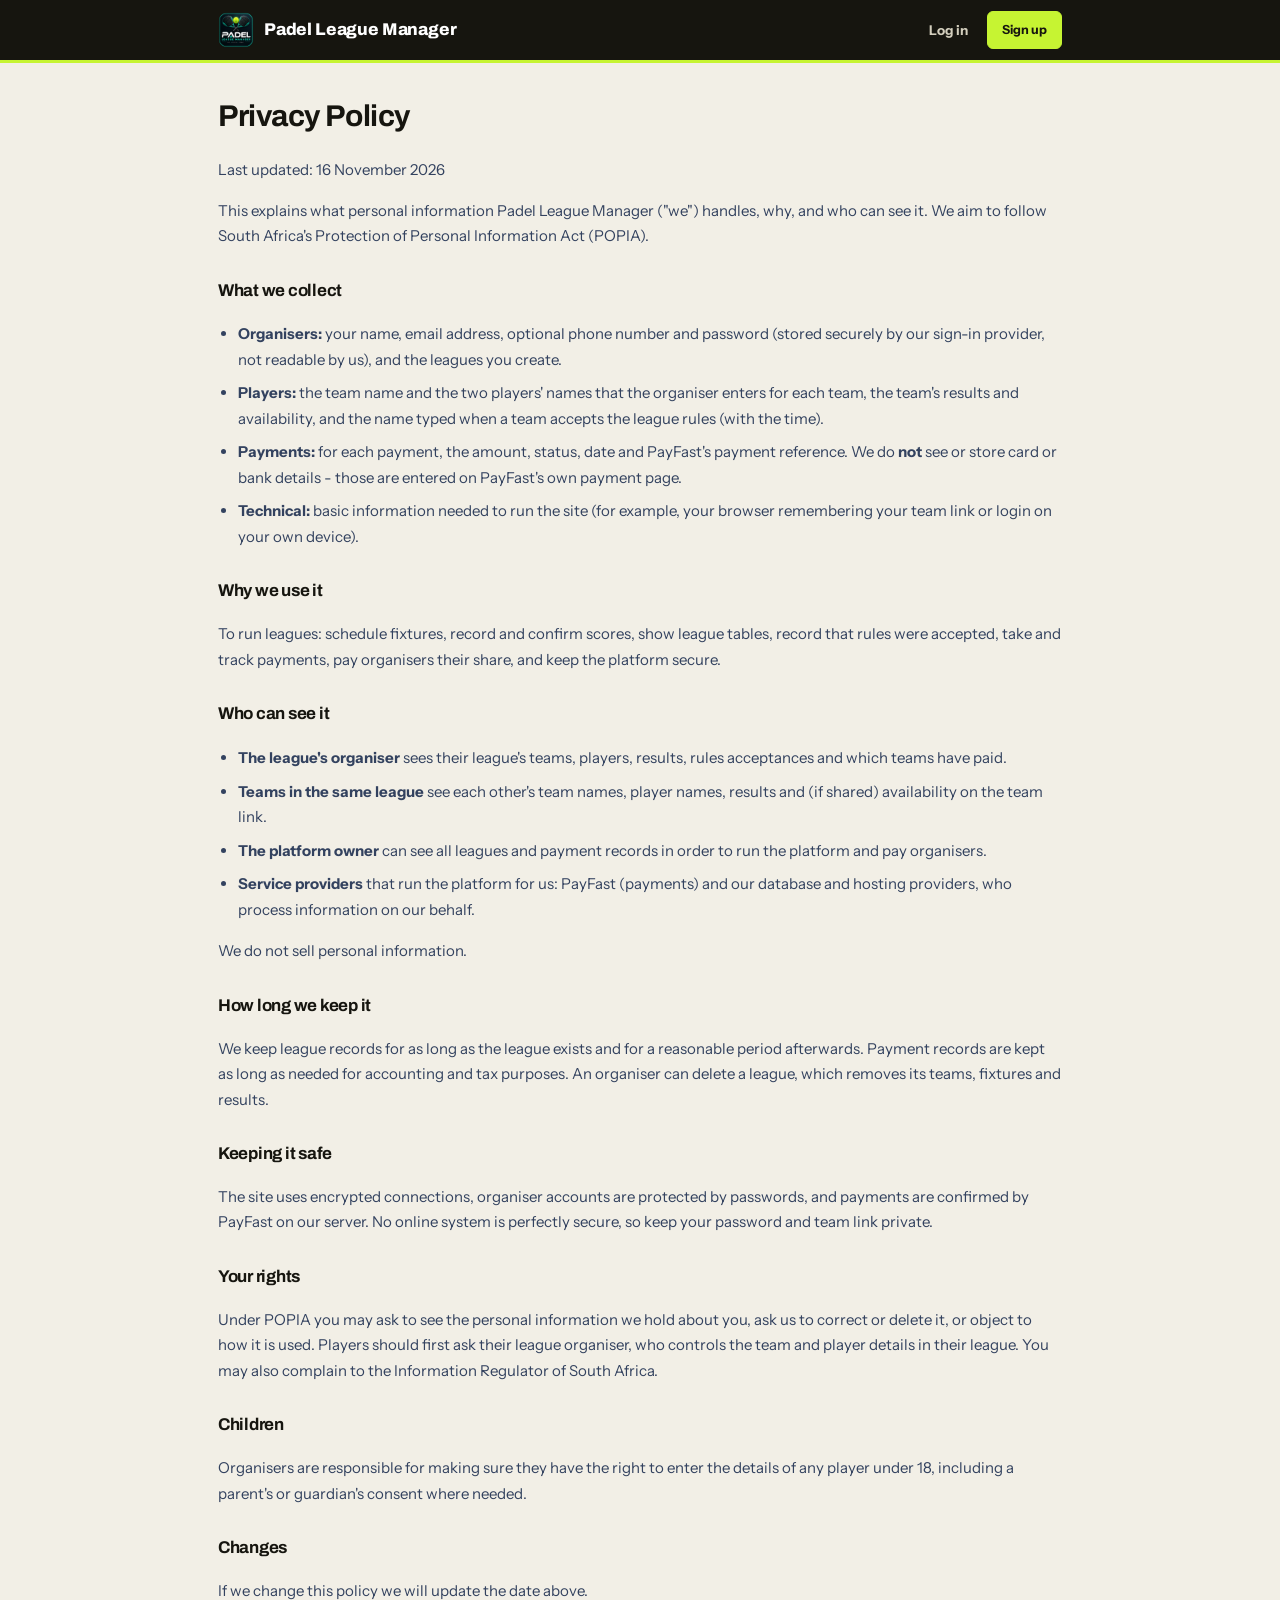
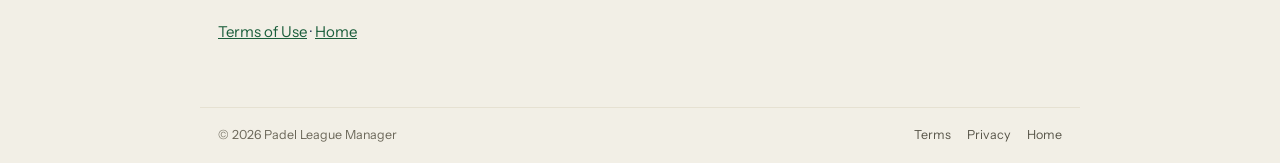
<file: privacy.html>
<!DOCTYPE html>
<html lang="en">
<head>
<meta charset="UTF-8">
<meta name="viewport" content="width=device-width, initial-scale=1.0, viewport-fit=cover">
<meta name="theme-color" content="#14213D">
<link rel="manifest" href="manifest.webmanifest">
<meta name="application-name" content="Padel League Manager">
<meta name="mobile-web-app-capable" content="yes">
<meta name="apple-mobile-web-app-capable" content="yes">
<meta name="apple-mobile-web-app-title" content="Padel League">
<meta name="apple-mobile-web-app-status-bar-style" content="black">
<meta property="og:type" content="website">
<meta property="og:site_name" content="Padel League Manager">
<meta property="og:locale" content="en_ZA">
<meta property="og:title" content="Privacy Policy - Padel League Manager">
<meta property="og:description" content="How Padel League Manager handles personal information.">
<meta property="og:image" content="https://padelleaguemanager.co.za/assets/share.jpg">
<meta property="og:image:width" content="1200">
<meta property="og:image:height" content="630">
<meta property="og:image:alt" content="Padel League Manager - run your padel league without the admin">
<meta name="twitter:card" content="summary_large_image">
<meta name="twitter:title" content="Privacy Policy - Padel League Manager">
<meta name="twitter:description" content="How Padel League Manager handles personal information.">
<meta name="twitter:image" content="https://padelleaguemanager.co.za/assets/share.jpg">
<title>Privacy Policy - Padel League Manager</title>
<meta name="description" content="What information Padel League Manager collects, why, and who can see it.">
<link rel="icon" type="image/png" sizes="32x32" href="assets/logo-32.png?v=62">
<link rel="icon" type="image/png" sizes="16x16" href="assets/logo-16.png?v=62">
<link rel="apple-touch-icon" sizes="180x180" href="assets/logo-180.png?v=62">
<link rel="preconnect" href="https://fonts.googleapis.com">
<link rel="preconnect" href="https://fonts.gstatic.com" crossorigin>
<link href="https://fonts.googleapis.com/css2?family=Archivo:wght@500;600;700;800;900&family=Instrument+Sans:wght@400;500;600;700&display=swap" rel="stylesheet">
<link rel="stylesheet" href="style.css?v=62">
</head>
<body>
<!-- DRAFT: plain-language privacy notice written to match what the platform
     actually stores. Have a South African lawyer review it against POPIA
     before relying on it, and add the contact details of the person
     responsible for privacy requests (POPIA's "Information Officer") - none
     are published yet. -->

<header class="app-header">
  <div class="header-inner">
    <img class="brand-mark" src="assets/logo-192.png?v=62" alt="Padel League Manager">
    <div><h1>Padel League Manager</h1></div>
  </div>
</header>

<main class="container legal">
  <h2>Privacy Policy</h2>
  <p class="muted">Last updated: 16 November 2026</p>

  <p>This explains what personal information Padel League Manager ("we") handles, why, and who can see it. We aim to follow South Africa's Protection of Personal Information Act (POPIA).</p>

  <h3>What we collect</h3>
  <ul>
    <li><strong>Organisers:</strong> your name, email address, optional phone number and password (stored securely by our sign-in provider, not readable by us), and the leagues you create.</li>
    <li><strong>Players:</strong> the team name and the two players' names that the organiser enters for each team, the team's results and availability, and the name typed when a team accepts the league rules (with the time).</li>
    <li><strong>Payments:</strong> for each payment, the amount, status, date and PayFast's payment reference. We do <strong>not</strong> see or store card or bank details - those are entered on PayFast's own payment page.</li>
    <li><strong>Technical:</strong> basic information needed to run the site (for example, your browser remembering your team link or login on your own device).</li>
  </ul>

  <h3>Why we use it</h3>
  <p>To run leagues: schedule fixtures, record and confirm scores, show league tables, record that rules were accepted, take and track payments, pay organisers their share, and keep the platform secure.</p>

  <h3>Who can see it</h3>
  <ul>
    <li><strong>The league's organiser</strong> sees their league's teams, players, results, rules acceptances and which teams have paid.</li>
    <li><strong>Teams in the same league</strong> see each other's team names, player names, results and (if shared) availability on the team link.</li>
    <li><strong>The platform owner</strong> can see all leagues and payment records in order to run the platform and pay organisers.</li>
    <li><strong>Service providers</strong> that run the platform for us: PayFast (payments) and our database and hosting providers, who process information on our behalf.</li>
  </ul>
  <p>We do not sell personal information.</p>

  <h3>How long we keep it</h3>
  <p>We keep league records for as long as the league exists and for a reasonable period afterwards. Payment records are kept as long as needed for accounting and tax purposes. An organiser can delete a league, which removes its teams, fixtures and results.</p>

  <h3>Keeping it safe</h3>
  <p>The site uses encrypted connections, organiser accounts are protected by passwords, and payments are confirmed by PayFast on our server. No online system is perfectly secure, so keep your password and team link private.</p>

  <h3>Your rights</h3>
  <p>Under POPIA you may ask to see the personal information we hold about you, ask us to correct or delete it, or object to how it is used. Players should first ask their league organiser, who controls the team and player details in their league. You may also complain to the Information Regulator of South Africa.</p>

  <h3>Children</h3>
  <p>Organisers are responsible for making sure they have the right to enter the details of any player under 18, including a parent's or guardian's consent where needed.</p>

  <h3>Changes</h3>
  <p>If we change this policy we will update the date above.</p>

  <p class="muted"><a href="terms.html">Terms of Use</a> · <a href="index.html">Home</a></p>
</main>

<script src="config.js?v=62"></script>
<script src="db.js?v=62"></script>
<script src="render.js?v=62"></script>
<script src="auth.js?v=62"></script>
<script src="shell.js?v=62"></script>
</body>
</html>
</file>
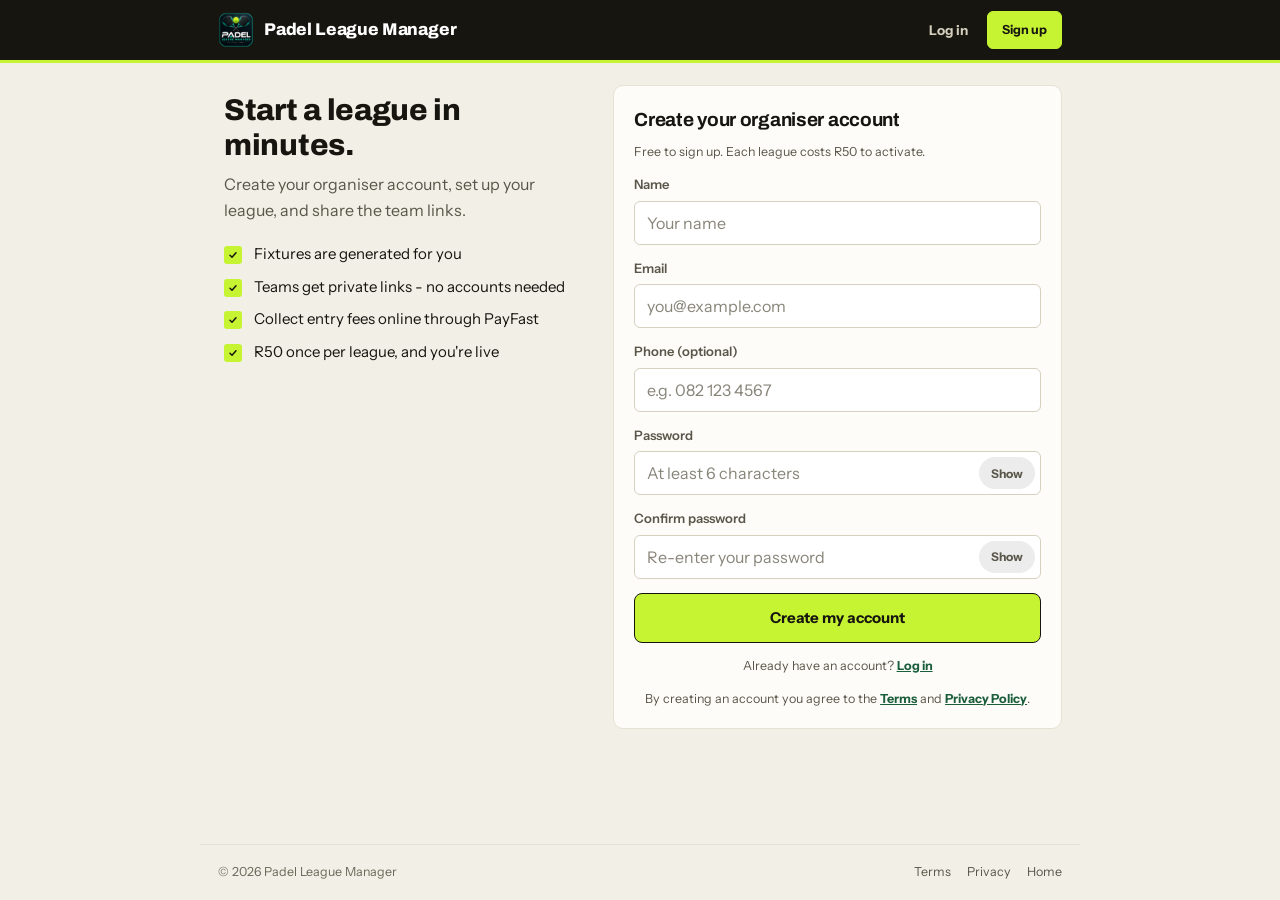
<file: register.html>
<!DOCTYPE html>
<html lang="en">
<head>
<meta charset="UTF-8">
<meta name="viewport" content="width=device-width, initial-scale=1.0">
<meta name="theme-color" content="#14213D">
<link rel="preconnect" href="https://mktobxelljhijivnifry.supabase.co" crossorigin>
<link rel="manifest" href="manifest.webmanifest">
<meta name="application-name" content="Padel League Manager">
<meta name="mobile-web-app-capable" content="yes">
<meta name="apple-mobile-web-app-capable" content="yes">
<meta name="apple-mobile-web-app-title" content="Padel League">
<meta name="apple-mobile-web-app-status-bar-style" content="black">
<meta name="description" content="Create your organiser account and start your padel league in minutes. R50 once per league.">
<meta property="og:type" content="website">
<meta property="og:site_name" content="Padel League Manager">
<meta property="og:locale" content="en_ZA">
<meta property="og:title" content="Start a league - Padel League Manager">
<meta property="og:description" content="Create your organiser account and start your padel league in minutes. R50 once per league.">
<meta property="og:image" content="https://padelleaguemanager.co.za/assets/share.jpg">
<meta property="og:image:width" content="1200">
<meta property="og:image:height" content="630">
<meta property="og:image:alt" content="Padel League Manager - run your padel league without the admin">
<meta name="twitter:card" content="summary_large_image">
<meta name="twitter:title" content="Start a league - Padel League Manager">
<meta name="twitter:description" content="Create your organiser account and start your padel league in minutes. R50 once per league.">
<meta name="twitter:image" content="https://padelleaguemanager.co.za/assets/share.jpg">
<title>Padel League Manager - Organiser Sign Up</title>
<link rel="icon" type="image/png" sizes="32x32" href="assets/logo-32.png?v=62">
<link rel="icon" type="image/png" sizes="16x16" href="assets/logo-16.png?v=62">
<link rel="apple-touch-icon" sizes="180x180" href="assets/logo-180.png?v=62">
<link rel="preconnect" href="https://fonts.googleapis.com">
<link rel="preconnect" href="https://fonts.gstatic.com" crossorigin>
<link href="https://fonts.googleapis.com/css2?family=Archivo:wght@500;600;700;800;900&family=Instrument+Sans:wght@400;500;600;700&display=swap" rel="stylesheet">
<link rel="stylesheet" href="style.css?v=62">
</head>
<body>

<header class="app-header">
  <div class="header-inner">
    <img class="brand-mark" src="assets/logo-192.png?v=62" alt="Padel League Manager">
    <div>
      <h1>Padel League Manager</h1>
      <p>Organiser sign up</p>
    </div>
  </div>
</header>

<main class="container" id="app"></main>

<!-- Bump ?v=N on every script/css tag here and in admin.html/team.html/
     login.html/owner.html/my-leagues.html whenever any of these files
     change - mobile Safari in particular caches them stubbornly across
     plain reloads, so a version bump is the reliable cache-bust. -->
<script src="config.js?v=62"></script>
<script src="db.js?v=62"></script>
<script src="render.js?v=62"></script>
<script src="shell.js?v=62"></script>
<script src="auth.js?v=62"></script>
<script src="register-view.js?v=62"></script>
</body>
</html>
</file>
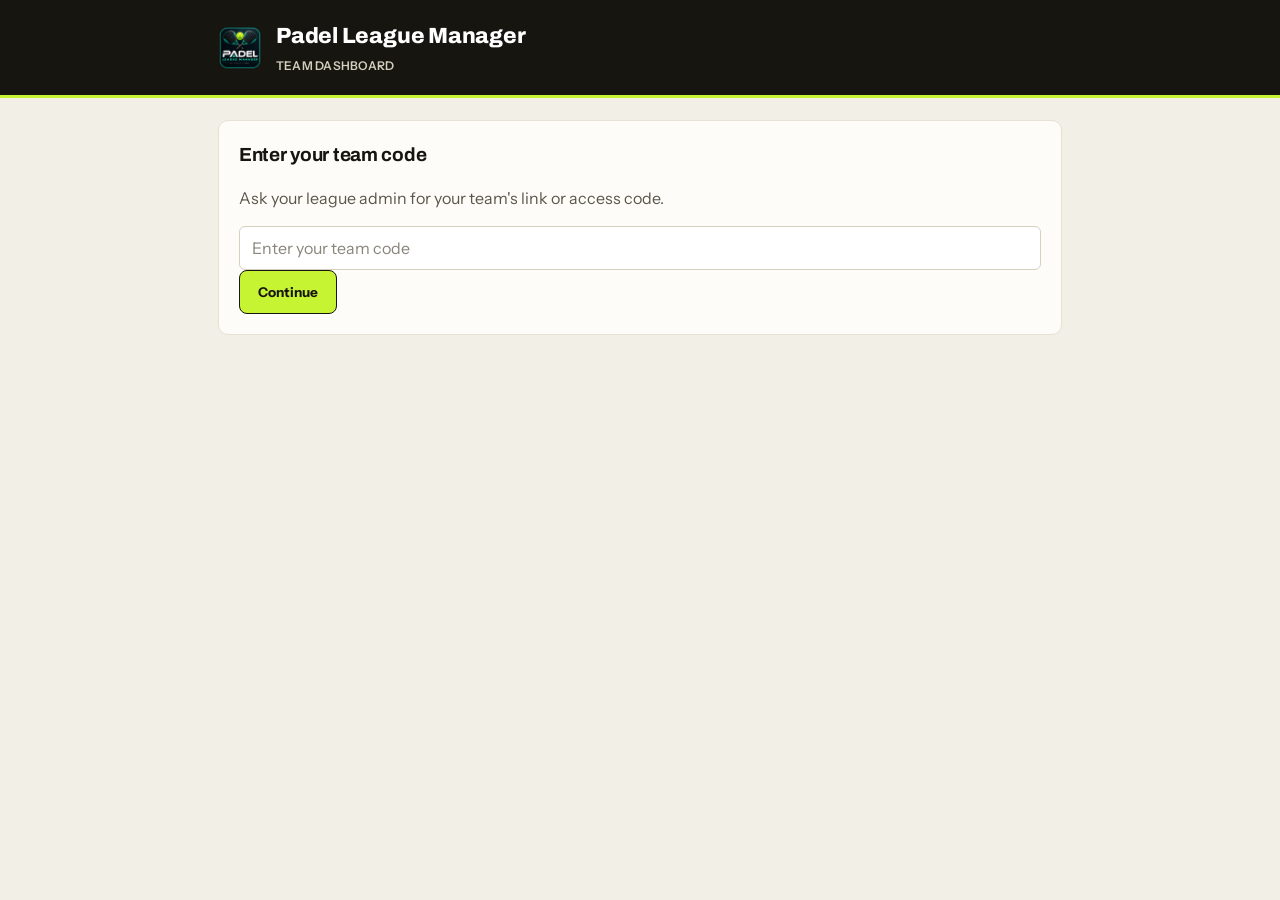
<file: team.html>
<!DOCTYPE html>
<html lang="en">
<head>
<meta charset="UTF-8">
<meta name="viewport" content="width=device-width, initial-scale=1.0, viewport-fit=cover">
<meta name="theme-color" content="#14213D">
<link rel="preconnect" href="https://mktobxelljhijivnifry.supabase.co" crossorigin>
<meta name="application-name" content="Padel League Manager">
<meta name="mobile-web-app-capable" content="yes">
<meta name="apple-mobile-web-app-capable" content="yes">
<meta name="apple-mobile-web-app-title" content="Padel League">
<meta name="apple-mobile-web-app-status-bar-style" content="black">
<meta name="description" content="Your next match, the league table and score entry - all on your team link.">
<meta property="og:type" content="website">
<meta property="og:site_name" content="Padel League Manager">
<meta property="og:locale" content="en_ZA">
<meta property="og:title" content="Your team page - Padel League Manager">
<meta property="og:description" content="Your next match, the league table and score entry - all on your team link.">
<meta property="og:image" content="https://padelleaguemanager.co.za/assets/share.jpg">
<meta property="og:image:width" content="1200">
<meta property="og:image:height" content="630">
<meta property="og:image:alt" content="Padel League Manager - run your padel league without the admin">
<meta name="twitter:card" content="summary_large_image">
<meta name="twitter:title" content="Your team page - Padel League Manager">
<meta name="twitter:description" content="Your next match, the league table and score entry - all on your team link.">
<meta name="twitter:image" content="https://padelleaguemanager.co.za/assets/share.jpg">
<title>Padel League Manager - Team</title>
<link rel="icon" type="image/png" sizes="32x32" href="assets/logo-32.png?v=62">
<link rel="icon" type="image/png" sizes="16x16" href="assets/logo-16.png?v=62">
<link rel="apple-touch-icon" sizes="180x180" href="assets/logo-180.png?v=62">
<link rel="preconnect" href="https://fonts.googleapis.com">
<link rel="preconnect" href="https://fonts.gstatic.com" crossorigin>
<link href="https://fonts.googleapis.com/css2?family=Archivo:wght@500;600;700;800;900&family=Instrument+Sans:wght@400;500;600;700&display=swap" rel="stylesheet">
<link rel="stylesheet" href="style.css?v=62">
</head>
<body>

<header class="app-header">
  <div class="header-inner">
    <img class="brand-mark" src="assets/logo-192.png?v=62" alt="Padel League Manager">
    <div>
      <h1>Padel League Manager</h1>
      <p>Team dashboard</p>
    </div>
  </div>
</header>

<main class="container" id="app"></main>

<!-- Bump ?v=N on every script/css tag here and in admin.html whenever any of
     these files change - mobile Safari in particular caches them stubbornly
     across plain reloads, so a version bump is the reliable cache-bust. -->
<script src="config.js?v=62"></script>
<script src="db.js?v=62"></script>
<script src="state.js?v=62"></script>
<script src="render.js?v=62"></script>
<script src="fixtures.js?v=62"></script>
<script src="standings.js?v=62"></script>
<script src="playoffs.js?v=62"></script>
<script src="results.js?v=62"></script>
<script src="availability.js?v=62"></script>
<script src="league-rules.js?v=62"></script>
<script src="entry-fee.js?v=62"></script>
<script src="team-view.js?v=62"></script>
</body>
</html>
</file>
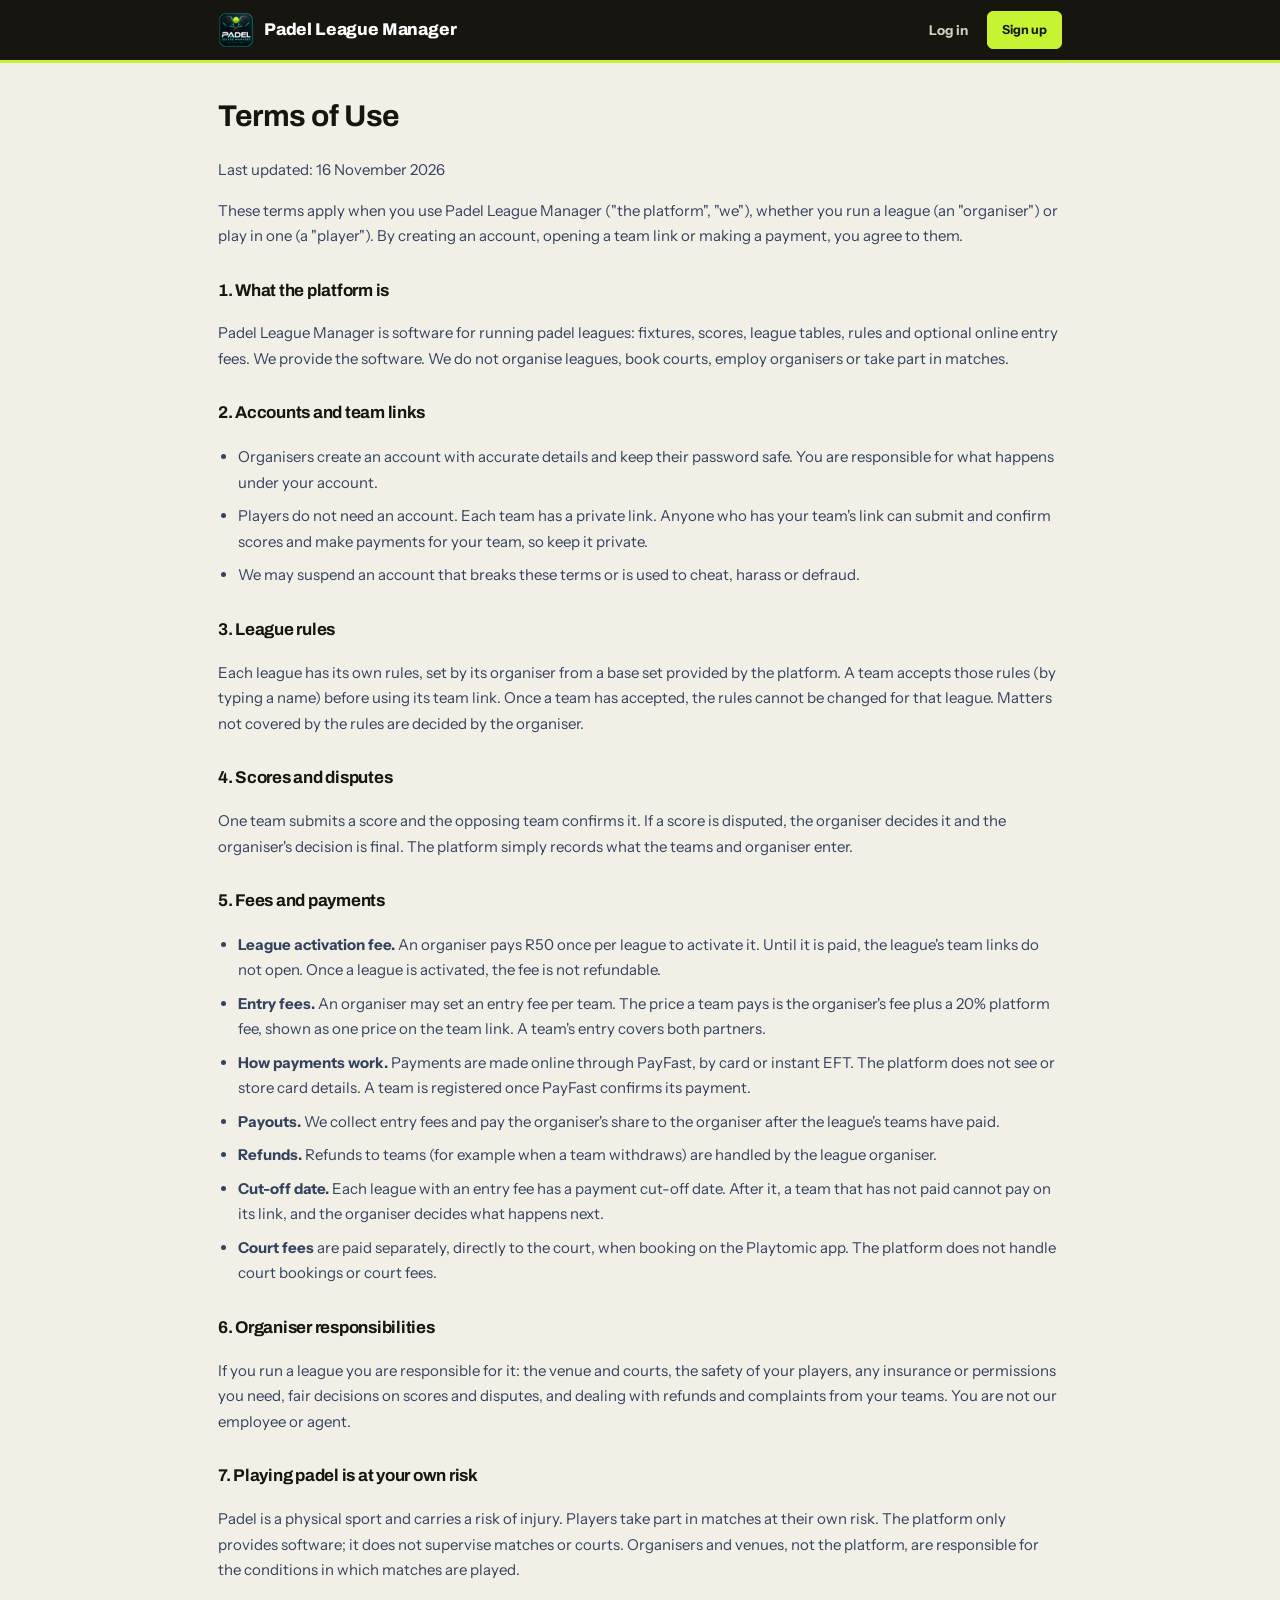
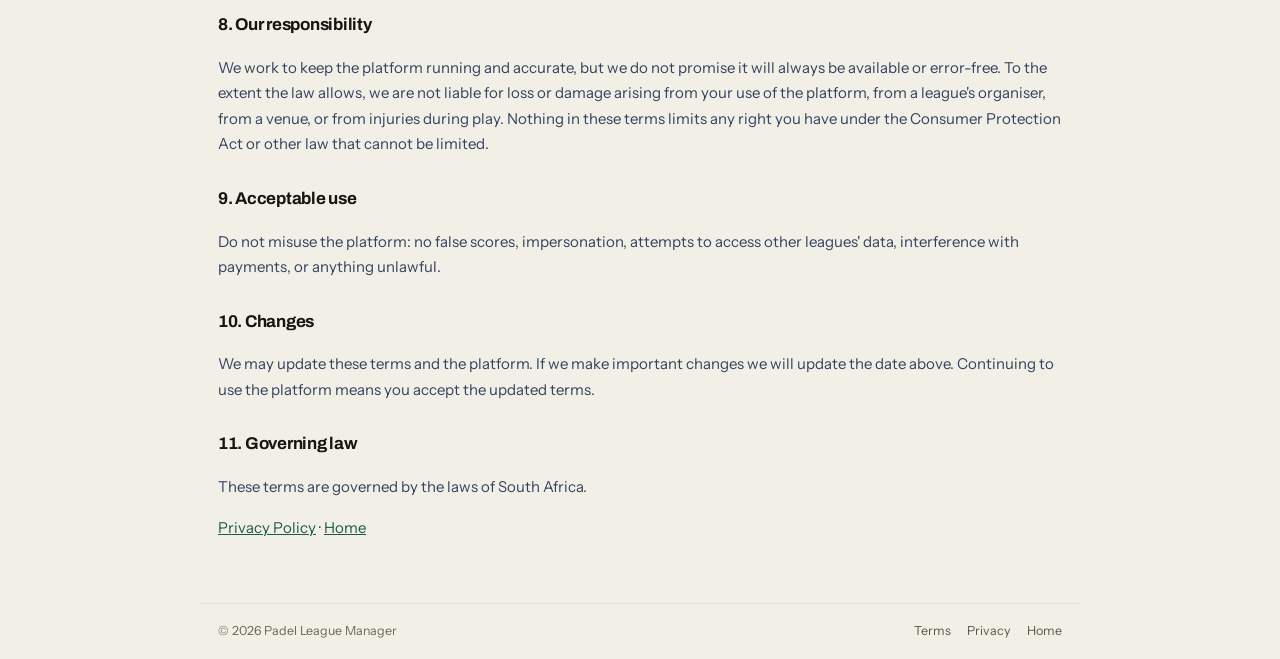
<file: terms.html>
<!DOCTYPE html>
<html lang="en">
<head>
<meta charset="UTF-8">
<meta name="viewport" content="width=device-width, initial-scale=1.0, viewport-fit=cover">
<meta name="theme-color" content="#14213D">
<link rel="manifest" href="manifest.webmanifest">
<meta name="application-name" content="Padel League Manager">
<meta name="mobile-web-app-capable" content="yes">
<meta name="apple-mobile-web-app-capable" content="yes">
<meta name="apple-mobile-web-app-title" content="Padel League">
<meta name="apple-mobile-web-app-status-bar-style" content="black">
<meta property="og:type" content="website">
<meta property="og:site_name" content="Padel League Manager">
<meta property="og:locale" content="en_ZA">
<meta property="og:title" content="Terms of Use - Padel League Manager">
<meta property="og:description" content="The terms for organisers and players using Padel League Manager.">
<meta property="og:image" content="https://padelleaguemanager.co.za/assets/share.jpg">
<meta property="og:image:width" content="1200">
<meta property="og:image:height" content="630">
<meta property="og:image:alt" content="Padel League Manager - run your padel league without the admin">
<meta name="twitter:card" content="summary_large_image">
<meta name="twitter:title" content="Terms of Use - Padel League Manager">
<meta name="twitter:description" content="The terms for organisers and players using Padel League Manager.">
<meta name="twitter:image" content="https://padelleaguemanager.co.za/assets/share.jpg">
<title>Terms of Use - Padel League Manager</title>
<meta name="description" content="The terms for organisers and players using Padel League Manager.">
<link rel="icon" type="image/png" sizes="32x32" href="assets/logo-32.png?v=62">
<link rel="icon" type="image/png" sizes="16x16" href="assets/logo-16.png?v=62">
<link rel="apple-touch-icon" sizes="180x180" href="assets/logo-180.png?v=62">
<link rel="preconnect" href="https://fonts.googleapis.com">
<link rel="preconnect" href="https://fonts.gstatic.com" crossorigin>
<link href="https://fonts.googleapis.com/css2?family=Archivo:wght@500;600;700;800;900&family=Instrument+Sans:wght@400;500;600;700&display=swap" rel="stylesheet">
<link rel="stylesheet" href="style.css?v=62">
</head>
<body>
<!-- DRAFT: plain-language terms written to match how the platform actually
     works. Have a South African lawyer review them (especially sections 5, 6
     and 8: payments, injury/liability and the limits on our responsibility)
     before relying on them. -->

<header class="app-header">
  <div class="header-inner">
    <img class="brand-mark" src="assets/logo-192.png?v=62" alt="Padel League Manager">
    <div><h1>Padel League Manager</h1></div>
  </div>
</header>

<main class="container legal">
  <h2>Terms of Use</h2>
  <p class="muted">Last updated: 16 November 2026</p>

  <p>These terms apply when you use Padel League Manager ("the platform", "we"), whether you run a league (an "organiser") or play in one (a "player"). By creating an account, opening a team link or making a payment, you agree to them.</p>

  <h3>1. What the platform is</h3>
  <p>Padel League Manager is software for running padel leagues: fixtures, scores, league tables, rules and optional online entry fees. We provide the software. We do not organise leagues, book courts, employ organisers or take part in matches.</p>

  <h3>2. Accounts and team links</h3>
  <ul>
    <li>Organisers create an account with accurate details and keep their password safe. You are responsible for what happens under your account.</li>
    <li>Players do not need an account. Each team has a private link. Anyone who has your team's link can submit and confirm scores and make payments for your team, so keep it private.</li>
    <li>We may suspend an account that breaks these terms or is used to cheat, harass or defraud.</li>
  </ul>

  <h3>3. League rules</h3>
  <p>Each league has its own rules, set by its organiser from a base set provided by the platform. A team accepts those rules (by typing a name) before using its team link. Once a team has accepted, the rules cannot be changed for that league. Matters not covered by the rules are decided by the organiser.</p>

  <h3>4. Scores and disputes</h3>
  <p>One team submits a score and the opposing team confirms it. If a score is disputed, the organiser decides it and the organiser's decision is final. The platform simply records what the teams and organiser enter.</p>

  <h3>5. Fees and payments</h3>
  <ul>
    <li><strong>League activation fee.</strong> An organiser pays R50 once per league to activate it. Until it is paid, the league's team links do not open. Once a league is activated, the fee is not refundable.</li>
    <li><strong>Entry fees.</strong> An organiser may set an entry fee per team. The price a team pays is the organiser's fee plus a 20% platform fee, shown as one price on the team link. A team's entry covers both partners.</li>
    <li><strong>How payments work.</strong> Payments are made online through PayFast, by card or instant EFT. The platform does not see or store card details. A team is registered once PayFast confirms its payment.</li>
    <li><strong>Payouts.</strong> We collect entry fees and pay the organiser's share to the organiser after the league's teams have paid.</li>
    <li><strong>Refunds.</strong> Refunds to teams (for example when a team withdraws) are handled by the league organiser.</li>
    <li><strong>Cut-off date.</strong> Each league with an entry fee has a payment cut-off date. After it, a team that has not paid cannot pay on its link, and the organiser decides what happens next.</li>
    <li><strong>Court fees</strong> are paid separately, directly to the court, when booking on the Playtomic app. The platform does not handle court bookings or court fees.</li>
  </ul>

  <h3>6. Organiser responsibilities</h3>
  <p>If you run a league you are responsible for it: the venue and courts, the safety of your players, any insurance or permissions you need, fair decisions on scores and disputes, and dealing with refunds and complaints from your teams. You are not our employee or agent.</p>

  <h3>7. Playing padel is at your own risk</h3>
  <p>Padel is a physical sport and carries a risk of injury. Players take part in matches at their own risk. The platform only provides software; it does not supervise matches or courts. Organisers and venues, not the platform, are responsible for the conditions in which matches are played.</p>

  <h3>8. Our responsibility</h3>
  <p>We work to keep the platform running and accurate, but we do not promise it will always be available or error-free. To the extent the law allows, we are not liable for loss or damage arising from your use of the platform, from a league's organiser, from a venue, or from injuries during play. Nothing in these terms limits any right you have under the Consumer Protection Act or other law that cannot be limited.</p>

  <h3>9. Acceptable use</h3>
  <p>Do not misuse the platform: no false scores, impersonation, attempts to access other leagues' data, interference with payments, or anything unlawful.</p>

  <h3>10. Changes</h3>
  <p>We may update these terms and the platform. If we make important changes we will update the date above. Continuing to use the platform means you accept the updated terms.</p>

  <h3>11. Governing law</h3>
  <p>These terms are governed by the laws of South Africa.</p>

  <p class="muted"><a href="privacy.html">Privacy Policy</a> · <a href="index.html">Home</a></p>
</main>

<script src="config.js?v=62"></script>
<script src="db.js?v=62"></script>
<script src="render.js?v=62"></script>
<script src="auth.js?v=62"></script>
<script src="shell.js?v=62"></script>
</body>
</html>
</file>
<file: style.css>
:root{
    /* ===== Modern Blue theme - the ONLY place the brand colours are defined ===== */
    --navy:#14213D;          /* sidebar, header, headings, hero panels */
    --navy-2:#1d2f55;        /* raised/hover on navy */
    --blue:#3B82F6;          /* highlights, active states, focus ring, fills */
    --blue-600:#2563EB;      /* button fills + links/text on white (passes AA) */
    --blue-700:#1D4ED8;
    --blue-soft:#EAF2FF;     /* selected items, subtle panels, info */
    --white:#FFFFFF;

    /* surfaces + text (light scope - the default) */
    --page:#F3F6FB;
    --panel:#FFFFFF;
    --field:#FFFFFF;
    --field-soft:#F6F9FE;
    --line:#D5DEEC;
    --line-soft:#E4EBF5;
    --text:#14213D;
    --muted:#52617A;
    --faint:#5E6C85;
    --brand:#2563EB;         /* blue accents on light surfaces */
    --brand-strong:#1D4ED8;
    --accent-soft:#EAF2FF;   /* tinted fill behind blue accents */
    --accent-line:rgba(59,130,246,0.45);
    --accent-text:#1D4ED8;
    --tint:rgba(20,33,61,0.035);
    --tint-2:rgba(20,33,61,0.08);

    /* status colours: soft fill + readable text */
    --green:#16A34A;  --green-soft:#DCFCE7;  --green-text:#166534;
    --amber:#F59E0B;  --amber-soft:#FEF3C7;  --amber-text:#92400E;
    --danger:#DC2626; --danger-soft:#FEE2E2; --danger-text:#B91C1C;

    --radius:16px;
    --radius-sm:10px;
    --shadow:0 1px 2px rgba(20,33,61,0.05), 0 10px 28px rgba(20,33,61,0.07);
    --shadow-sm:0 1px 2px rgba(20,33,61,0.06);
    --shadow-lg:0 24px 60px rgba(20,33,61,0.22);
    --ring:0 0 0 3px rgba(59,130,246,0.38);
    --ease:cubic-bezier(.2,.7,.2,1);
    --font-display:"Sora","Inter",system-ui,sans-serif;
    --font-body:"Inter",system-ui,-apple-system,sans-serif;
}

/* Dark surfaces (the navy header/sidebar, the team hero, the front-page hero):
   they swap the same tokens, so everything inside just works. */
.app-header, .team-hero, .lp-hero, .lp-final{
    --text:#FFFFFF;
    --muted:#C5D1E8;
    --faint:#93A5C6;
    --line:rgba(255,255,255,0.18);
    --line-soft:rgba(255,255,255,0.12);
    --panel:rgba(255,255,255,0.07);
    --field:rgba(255,255,255,0.09);
    --field-soft:rgba(255,255,255,0.06);
    --brand:#8DB8FF;
    --brand-strong:#6CA2FF;
    --accent-soft:rgba(59,130,246,0.24);
    --accent-line:rgba(141,184,255,0.5);
    --accent-text:#C4DAFF;
    --tint:rgba(255,255,255,0.06);
    --tint-2:rgba(255,255,255,0.12);
    --shadow:none;
    color:var(--text);
}
/* ...and the few light panels that sit inside a dark one swap back */
.account-menu, .lp-phone-screen{
    --text:#14213D;
    --muted:#52617A;
    --faint:#5E6C85;
    --line:#D5DEEC;
    --line-soft:#E4EBF5;
    --panel:#FFFFFF;
    --field:#FFFFFF;
    --field-soft:#F6F9FE;
    --brand:#2563EB;
    --brand-strong:#1D4ED8;
    --accent-soft:#EAF2FF;
    --accent-line:rgba(59,130,246,0.45);
    --accent-text:#1D4ED8;
    --tint:rgba(20,33,61,0.035);
    --tint-2:rgba(20,33,61,0.08);
    --shadow:0 1px 2px rgba(20,33,61,0.05), 0 10px 28px rgba(20,33,61,0.07);
    color:var(--text);
}

*{ box-sizing:border-box; }
html{ min-height:100%; overflow-x:hidden; }
body{
    margin:0;
    min-height:100%;
    overflow-x:hidden;
    font-family:var(--font-body);
    background:var(--page);
    color:var(--text);
    -webkit-font-smoothing:antialiased;
    line-height:1.5;
}
h1,h2,h3{ color:var(--text); }

/* keyboard users and screen-reader users get a clear focus ring; people who
   asked their device for less motion get none */
:focus-visible{ outline:none; box-shadow:var(--ring); border-radius:inherit; }
@media (prefers-reduced-motion: reduce){
    *,*::before,*::after{ animation-duration:0.01ms !important; transition-duration:0.01ms !important; scroll-behavior:auto !important; }
}

.app-header{
    border-bottom:1px solid rgba(255,255,255,0.08);
    background:var(--navy);
}
.header-inner{
    width:min(880px,100%);
    margin:0 auto;
    display:flex;
    align-items:center;
    gap:14px;
    padding:20px 18px;
}
/* official app logo - the image already has its own rounded-badge artwork
   and transparent corners, so this just sizes it (object-fit:contain keeps
   its aspect ratio - it's a square asset, but this guards against ever
   swapping in a non-square one) without adding another background/shadow
   on top of what's already baked into the image. */
.brand-mark{
    width:44px; height:44px; flex:none;
    object-fit:contain;
}
.app-header h1{ margin:0; font-family:var(--font-display); font-size:22px; font-weight:800; letter-spacing:-0.01em; }
.app-header p{ margin:4px 0 0; color:var(--muted); font-size:12px; font-weight:600; letter-spacing:0.02em; text-transform:uppercase; }

/* ---------- shared page frame (organiser/owner pages): shell.js ---------- */
.app-header.shell{ position:sticky; top:0; z-index:40; }
.app-header.wide .shell-inner{ width:min(1040px,100%); }
.shell-inner{ width:min(880px,100%); margin:0 auto; display:flex; align-items:center; gap:10px; padding:10px 18px; min-height:60px; }
.brand-link{ display:flex; align-items:center; gap:10px; text-decoration:none; color:var(--text); flex:none; }
.brand-link .brand-mark{ width:36px; height:36px; }
.brand-name{ font-family:var(--font-display); font-weight:800; font-size:17px; letter-spacing:-0.01em; white-space:nowrap; }
.shell-spacer{ flex:1; }
.nav-links{ display:flex; gap:2px; margin-left:10px; }
.nav-link{
    padding:8px 13px; border-radius:999px; color:var(--muted); text-decoration:none;
    font-weight:700; font-size:13.5px; white-space:nowrap; transition:color .12s var(--ease), background .12s var(--ease);
}
.nav-link .icon{ display:none; }
.nav-link:hover{ color:var(--text); background:rgba(255,255,255,0.08); }
.nav-link.active{ color:#fff; background:var(--blue-600); }
.account-links{ display:flex; align-items:center; gap:6px; }
.account{ position:relative; }
.account-btn{
    display:flex; align-items:center; gap:8px; min-height:42px; padding:4px 12px 4px 4px;
    background:transparent; border:1px solid var(--line); border-radius:999px; color:var(--text);
    font-family:var(--font-body); cursor:pointer; transition:border-color .12s var(--ease);
}
.account-btn:hover,.account-btn[aria-expanded="true"]{ border-color:var(--blue); background:rgba(255,255,255,0.06); }
.avatar{
    width:32px; height:32px; border-radius:50%; display:grid; place-items:center; flex:none;
    background:linear-gradient(135deg,var(--blue),var(--blue-600)); color:#fff; font-weight:800; font-size:12.5px;
}
.avatar-loading{ background:rgba(255,255,255,0.12); }
.account-name{ font-weight:700; font-size:13px; max-width:150px; overflow:hidden; text-overflow:ellipsis; white-space:nowrap; }
.account-menu{
    position:absolute; right:0; top:calc(100% + 8px); min-width:250px; z-index:70; padding:8px;
    background:var(--panel); border:1px solid var(--line); border-radius:14px; box-shadow:var(--shadow-lg);
}
.account-menu[hidden]{ display:none; }
.menu-head{ padding:8px 10px 12px; border-bottom:1px solid var(--line-soft); margin-bottom:6px; }
.menu-name{ font-weight:800; font-family:var(--font-display); overflow-wrap:anywhere; }
.menu-head .menu-role{ margin:8px 0 0; }
.menu-item{
    display:flex; align-items:center; width:100%; min-height:44px; padding:10px 12px; border:0; border-radius:10px;
    background:none; color:var(--text); font-family:var(--font-body); font-weight:600; font-size:14px;
    text-decoration:none; cursor:pointer; text-align:left;
}
.menu-item:hover{ background:var(--accent-soft); }
.menu-logout{ color:var(--danger-text); margin-top:4px; border-top:1px solid var(--line-soft); border-radius:0 0 10px 10px; }
.app-footer{
    width:min(880px,100%); margin:0 auto; padding:18px; display:flex; justify-content:space-between; gap:8px 16px; flex-wrap:wrap;
    border-top:1px solid var(--line-soft); color:var(--faint); font-size:12.5px;
}
@media (max-width: 430px){
    /* signed-out header: brand + Log in + Sign up must fit a small phone */
    .brand-name{ font-size:14px; }
    .brand-link{ gap:8px; }
    .shell-inner{ gap:6px; }
    .account-links{ gap:2px; }
    .account-links .nav-link{ padding:8px 8px; }
    .account-links .btn.small{ padding:8px 12px; }
}
@media (max-width: 640px){
    .nav-links{ display:none; }
    .account-name{ display:none; }
    .account-btn{ padding:3px; }
    .brand-name{ font-size:15px; }
    .shell-inner{ padding:8px 14px; min-height:56px; }
    .account-menu{ position:fixed; left:12px; right:12px; top:60px; min-width:0; }
}

/* ---------- signed-in sidebar (wide screens only) ---------- */
@media (min-width: 1024px){
    body.has-sidebar{ padding-left:256px; }
    body.has-sidebar .app-header.shell{
        position:fixed; left:0; top:0; bottom:0; width:256px; z-index:50;
        border-bottom:0; border-right:1px solid rgba(255,255,255,0.06);
        background:linear-gradient(180deg,var(--navy),#101a33);
        display:flex; flex-direction:column;
    }
    body.has-sidebar .shell-inner{
        width:100%; min-height:100%; margin:0; padding:22px 14px 16px;
        flex-direction:column; align-items:stretch; gap:22px;
    }
    body.has-sidebar .brand-link{ padding:0 6px; }
    body.has-sidebar .brand-name{ white-space:normal; line-height:1.15; font-size:16px; }
    body.has-sidebar .nav-links{ flex-direction:column; margin:0; gap:4px; }
    body.has-sidebar .nav-link{
        display:flex; align-items:center; gap:12px; padding:11px 12px; border-radius:12px; font-size:14px;
    }
    body.has-sidebar .nav-link .icon{ display:inline-flex; opacity:0.9; }
    body.has-sidebar .nav-link.active{ box-shadow:0 4px 14px rgba(37,99,235,0.4); }
    body.has-sidebar .account{ width:100%; }
    body.has-sidebar .account-btn{ width:100%; border-radius:14px; padding:8px 10px 8px 8px; justify-content:flex-start; background:rgba(255,255,255,0.05); }
    body.has-sidebar .account-name{ display:block; flex:1; text-align:left; max-width:none; }
    body.has-sidebar .account-menu{ top:auto; bottom:calc(100% + 8px); left:0; right:0; min-width:0; }
    body.has-sidebar .container{ width:min(1040px,100%); padding-top:30px; }
    body.has-sidebar .app-footer{ width:min(1040px,100%); }
}

.container{ width:min(880px,100%); margin:0 auto; padding:22px 18px 48px; flex:1 0 auto; }
/* the page is a column so the footer sits at the bottom even on a short page */
body{ display:flex; flex-direction:column; min-height:100vh; min-height:100dvh; }

.card{
    position:relative;
    background:var(--panel);
    border:1px solid var(--line-soft);
    border-radius:var(--radius);
    box-shadow:var(--shadow);
    padding:20px;
    margin-bottom:16px;
}
.card h2{ margin:0 0 14px; font-family:var(--font-display); font-size:19px; }
.card h3{ margin:0 0 12px; font-family:var(--font-display); font-size:16px; }

.stack{ display:flex; flex-direction:column; gap:10px; }

.muted{ color:var(--muted); }
.small{ font-size:12.5px; }
.empty-state{ color:var(--faint); font-size:13.5px; padding:8px 2px; }
.loading{ color:var(--muted); padding:20px 0; }

/* forms */
.field{ display:flex; flex-direction:column; gap:6px; flex:1; font-size:13px; color:var(--muted); font-weight:600; }
.field-row{ display:flex; gap:12px; margin-bottom:12px; flex-wrap:wrap; }
.field-row.three > .field{ min-width:150px; }
.input{
    background:var(--field);
    border:1px solid var(--line);
    border-radius:var(--radius-sm);
    color:var(--text);
    padding:10px 12px;
    /* 16px minimum - iOS Safari auto-zooms the whole page on focus for any
       input with a smaller computed font-size, which reads as a jarring
       unwanted jump/zoom the instant you tap a score field. */
    font-size:16px;
    font-family:var(--font-body);
    width:100%;
    height:44px;
    line-height:normal;
}
.input[type="date"]{
    color-scheme:light;
}
.input::placeholder{ color:var(--faint); opacity:0.8; }
.input:focus{ outline:none; border-color:var(--blue); box-shadow:var(--ring); }
.form-error{ color:var(--danger); font-size:13px; margin:0 0 10px; }
.save-confirm{ color:var(--green); font-size:13px; font-weight:600; }

.btn{
    border:1px solid var(--line);
    background:var(--panel);
    color:var(--text);
    border-radius:999px;
    padding:10px 18px;
    min-height:44px;
    font-weight:700;
    font-size:13.5px;
    cursor:pointer;
    font-family:var(--font-body);
    white-space:nowrap;
}
.btn{ box-shadow:var(--shadow-sm); transition:transform .12s var(--ease), filter .12s var(--ease), border-color .12s var(--ease), background .12s var(--ease), box-shadow .12s var(--ease); }
.btn:hover:not(:disabled){ border-color:var(--blue); background:var(--accent-soft); }
.btn:active:not(:disabled){ transform:scale(0.98); }
a.btn{ display:inline-flex; align-items:center; justify-content:center; text-decoration:none; }
.btn.block{ width:100%; display:flex; align-items:center; justify-content:center; gap:8px; }
.btn:disabled{ opacity:0.4; cursor:not-allowed; }
.btn-primary{
    background:var(--blue-600);
    border-color:transparent;
    color:#fff;
    box-shadow:0 1px 2px rgba(37,99,235,0.35), 0 6px 16px rgba(37,99,235,0.22);
}
.btn-primary:hover:not(:disabled){ background:var(--blue-700); border-color:transparent; box-shadow:0 2px 4px rgba(37,99,235,0.4), 0 10px 22px rgba(37,99,235,0.28); }
.btn-danger{ border-color:rgba(220,38,38,0.35); color:var(--danger-text); background:var(--danger-soft); }
.btn-danger:hover:not(:disabled){ background:#FECACA; border-color:var(--danger); }
.btn-ghost{ background:transparent; box-shadow:none; }
/* still comfortably tappable (~38px) despite the "small" label - these sit
   several to a row (Edit/Fixtures/Delete etc.), so they can't match the
   44px full-size minimum without breaking that layout, but the old 27px was
   too cramped for a thumb on a real phone. */
.btn.small{ padding:8px 14px; min-height:38px; font-size:12.5px; }
/* "Record forfeit" next to "Enter score" - a real 38px tap target like any
   other .small button, but text-only/no border so it visibly reads as the
   secondary, less-reached-for action rather than competing with it. */
.btn-subtle{ background:transparent; border-color:transparent; box-shadow:none; color:var(--faint); padding:8px 10px; min-height:38px; font-size:12.5px; }
.btn-subtle:hover:not(:disabled){ color:var(--text); background:var(--tint); border-color:transparent; }

/* icons, loading placeholders, empty states */
.icon{ display:inline-flex; line-height:0; vertical-align:middle; }
.skeleton-page{ display:flex; flex-direction:column; gap:14px; padding-top:6px; }
.skeleton{
    border-radius:var(--radius);
    background:linear-gradient(90deg,var(--tint),var(--tint-2),var(--tint));
    background-size:200% 100%; animation:shimmer 1.4s linear infinite;
}
.skeleton-hero{ height:170px; }
.skeleton-line{ height:16px; border-radius:8px; }
.skeleton-line.short{ width:60%; }
.skeleton-block{ height:120px; }
@keyframes shimmer{ from{ background-position:200% 0; } to{ background-position:-200% 0; } }
.empty-card{ display:flex; flex-direction:column; align-items:center; gap:8px; text-align:center; padding:22px 12px; color:var(--faint); }
.empty-card p{ margin:0; font-size:14px; max-width:34ch; }

/* leagues list */
.league-row{
    display:flex; align-items:center; justify-content:space-between;
    padding:12px 14px; border:1px solid var(--line-soft); border-radius:var(--radius-sm);
    text-decoration:none; color:var(--text);
}
.league-row{ background:var(--panel); transition:border-color .12s var(--ease), box-shadow .12s var(--ease), transform .12s var(--ease); }
.league-row:hover{ border-color:var(--blue); box-shadow:var(--shadow); }
.league-row::after{
    content:""; flex:none; width:8px; height:8px; margin-left:14px;
    border-right:2px solid var(--faint); border-top:2px solid var(--faint); transform:rotate(45deg);
}
.league-row-name{ font-weight:700; font-family:var(--font-display); }

/* badges */
.badge{
    display:inline-block; padding:3px 10px; border-radius:999px; font-size:11px; font-weight:700;
    text-transform:uppercase; letter-spacing:0.03em; margin-left:8px; white-space:nowrap;
}
.badge-neutral{ background:var(--tint-2); color:var(--muted); }
.badge-blue{ background:var(--blue-soft); color:var(--blue-700); }
.badge-amber{ background:var(--amber-soft); color:var(--amber-text); }
.badge-green{ background:var(--green-soft); color:var(--green-text); }
.badge-danger{ background:var(--danger-soft); color:var(--danger-text); }

/* page title row + numbered form sections */
.page-head{ display:flex; align-items:flex-end; justify-content:space-between; gap:12px 20px; flex-wrap:wrap; margin:0 0 20px; }
.page-head h2{ margin:0; font-family:var(--font-display); font-weight:800; font-size:clamp(24px,4vw,30px); letter-spacing:-0.01em; line-height:1.15; }
.page-head p{ margin:6px 0 0; max-width:62ch; }
.page-head-actions{ display:flex; gap:8px; flex-wrap:wrap; }
.form-sections .card{ margin-bottom:14px; }
.form-section > .field{ margin-bottom:14px; }
.section-head{ display:flex; align-items:flex-start; gap:12px; margin-bottom:16px; }
.section-head h3{ margin:3px 0 2px; }
.section-head p{ margin:0; }
.section-num{
    flex:none; width:28px; height:28px; border-radius:50%; display:inline-grid; place-items:center;
    background:var(--blue-soft); color:var(--blue-700); font-family:var(--font-display); font-weight:800; font-size:13px;
}
details.form-section > summary{ gap:12px; justify-content:flex-start; }
details.form-section > summary::after{ margin-left:auto; }
.summary-title{ font-family:var(--font-display); font-weight:700; font-size:16px; }
.summary-hint{ color:var(--muted); font-size:12.5px; font-weight:500; font-family:var(--font-body); }
details.form-section[open] > summary{ margin-bottom:14px; }
.form-actions{ display:flex; gap:10px; align-items:center; flex-wrap:wrap; margin-top:6px; }
.form-actions .btn{ min-height:50px; padding:12px 28px; font-size:15px; }
@media (max-width: 480px){
    .form-actions .btn{ width:100%; }
    .summary-hint{ display:none; }
}

/* league detail */
.detail-header{ display:flex; align-items:center; gap:10px; margin-bottom:14px; flex-wrap:wrap; }
.detail-header h2{ margin:0; font-family:var(--font-display); font-size:22px; }
.detail-header .badge{ margin-left:0; }
.back-link{ color:var(--muted); text-decoration:none; font-size:13px; width:100%; }
.back-link:hover{ color:var(--text); }

/* Section tabs. Every tab is always visible: on a phone they wrap onto a
   second line instead of scrolling sideways (a hidden, scrolling row made
   people think the extra tabs didn't exist). Each tab is a visible button. */
.tabs-inline{ display:flex; flex-wrap:wrap; gap:8px; margin:0 0 18px; padding:0; }
.tab-inline{
    padding:9px 16px; border-radius:999px; text-decoration:none; color:var(--text); flex:none;
    font-weight:700; font-size:13.5px; white-space:nowrap;
    background:var(--panel); border:1px solid var(--line); box-shadow:var(--shadow-sm);
    transition:background .12s var(--ease), color .12s var(--ease), border-color .12s var(--ease);
}
@media (hover:hover){ .tab-inline:hover{ border-color:var(--blue); background:var(--accent-soft); } }
.tab-inline.active{ background:var(--blue-600); border-color:transparent; color:#fff; box-shadow:0 1px 2px rgba(37,99,235,0.35), 0 4px 12px rgba(37,99,235,0.22); }
@media (max-width: 480px){
    .tabs-inline{ gap:6px; }
    .tab-inline{ padding:8px 13px; font-size:13px; }
}
/* ---------- league sections on a phone: bottom bar + "More" sheet ----------
   Wide screens keep the tab row above; phones get an app-style bar fixed to
   the bottom (a thumb's reach) whose highlight glides between the buttons,
   with a sheet that slides up for the sections that don't fit. */
.league-nav-wrap{ display:none; }
.league-section{ min-width:0; }
@media (max-width: 640px){
    .tabs-inline{ display:none; }
    .league-nav-wrap{ display:block; }
    #app.with-league-nav{ padding-bottom:calc(96px + env(safe-area-inset-bottom, 0px)); }
    #app.with-league-nav ~ .app-footer{ margin-bottom:calc(84px + env(safe-area-inset-bottom, 0px)); }

    .league-nav{
        position:fixed; left:10px; right:10px; z-index:70;
        bottom:calc(10px + env(safe-area-inset-bottom, 0px));
        display:grid; grid-template-columns:repeat(4, 1fr);
        padding:6px; border-radius:22px;
        background:rgba(255,255,255,0.94); -webkit-backdrop-filter:blur(16px); backdrop-filter:blur(16px);
        border:1px solid var(--line-soft);
        box-shadow:0 10px 32px rgba(20,33,61,0.22), 0 2px 6px rgba(20,33,61,0.08);
    }
    /* the sliding highlight: one pill behind the four buttons */
    .league-nav-pill{
        position:absolute; top:6px; bottom:6px; left:6px; width:calc((100% - 12px) / 4);
        border-radius:16px; background:var(--blue-600);
        box-shadow:0 6px 16px rgba(37,99,235,0.38);
        transition:transform .38s cubic-bezier(.34,1.45,.5,1);
        pointer-events:none;
    }
    .league-nav-item{
        position:relative; z-index:1;
        display:flex; flex-direction:column; align-items:center; justify-content:center; gap:3px;
        min-height:56px; padding:6px 2px; border:0; border-radius:16px; background:none;
        color:var(--muted); font-family:var(--font-body); font-weight:700; font-size:11.5px; cursor:pointer;
        -webkit-tap-highlight-color:transparent;
        transition:color .2s var(--ease), transform .12s var(--ease);
    }
    .league-nav-item:active{ transform:scale(0.92); }
    .league-nav-item.active{ color:#fff; }
    .league-nav-item.active .icon{ animation:navPop .42s cubic-bezier(.34,1.56,.5,1) both .12s; }
    .league-nav-label{ max-width:100%; overflow:hidden; text-overflow:ellipsis; white-space:nowrap; }
    .nav-count{
        position:absolute; top:3px; left:calc(50% + 6px); min-width:19px; height:19px; padding:0 5px;
        border-radius:999px; display:grid; place-items:center;
        background:var(--amber); color:#3b2300; font-size:11px; font-weight:800; line-height:1;
        border:2px solid #fff; box-sizing:content-box;
        animation:navBadge 1.8s ease-in-out infinite;
    }

    .more-backdrop{
        position:fixed; inset:0; z-index:80; background:rgba(12,20,40,0.5);
        opacity:0; visibility:hidden; transition:opacity .25s var(--ease), visibility 0s linear .25s;
    }
    .more-backdrop.open{ opacity:1; visibility:visible; transition:opacity .25s var(--ease); }
    .more-sheet{
        position:fixed; left:0; right:0; bottom:0; z-index:90;
        padding:10px 14px calc(24px + env(safe-area-inset-bottom, 0px));
        background:var(--panel); border-radius:26px 26px 0 0;
        box-shadow:0 -12px 40px rgba(12,20,40,0.28);
        transform:translateY(105%); visibility:hidden;
        transition:transform .38s cubic-bezier(.2,.85,.25,1), visibility 0s linear .38s;
    }
    .more-sheet.open{ transform:none; visibility:visible; transition:transform .38s cubic-bezier(.2,.85,.25,1); }
    .more-sheet-handle{ width:42px; height:5px; border-radius:3px; background:var(--line); margin:0 auto 12px; }
    .more-sheet-title{ margin:0 4px 10px; color:var(--muted); font-size:11px; font-weight:800; letter-spacing:0.07em; text-transform:uppercase; }
    .more-item{
        display:flex; align-items:center; gap:14px; padding:12px; margin-bottom:8px;
        border-radius:16px; border:1px solid var(--line-soft); background:var(--panel);
        color:var(--text); text-decoration:none; -webkit-tap-highlight-color:transparent;
        opacity:0; transform:translateY(14px);
        transition:background .15s var(--ease), transform .12s var(--ease), opacity .3s var(--ease);
    }
    .more-sheet.open .more-item{ opacity:1; transform:none; }
    .more-sheet.open .more-item:nth-of-type(1){ transition-delay:.06s; }
    .more-sheet.open .more-item:nth-of-type(2){ transition-delay:.11s; }
    .more-sheet.open .more-item:nth-of-type(3){ transition-delay:.16s; }
    .more-sheet.open .more-item:nth-of-type(4){ transition-delay:.21s; }
    .more-item:active{ background:var(--blue-soft); }
    .more-item.active{ border-color:var(--blue); background:var(--blue-soft); }
    .more-item-icon{
        flex:none; width:44px; height:44px; border-radius:14px; display:grid; place-items:center;
        background:var(--blue-soft); color:var(--blue-600);
    }
    .more-item.active .more-item-icon{ background:var(--blue-600); color:#fff; }
    .more-item.urgent .more-item-icon{ background:var(--danger-soft); color:var(--danger-text); }
    .more-item-text{ flex:1; min-width:0; display:flex; flex-direction:column; gap:2px; }
    .more-item-text strong{ font-family:var(--font-display); font-size:15.5px; }
    .more-item-text small{ color:var(--muted); font-size:12.5px; }
    .more-item-count{
        flex:none; min-width:24px; height:24px; padding:0 7px; border-radius:999px; display:grid; place-items:center;
        background:var(--amber); color:#3b2300; font-size:12.5px; font-weight:800;
    }
    .more-item.urgent .more-item-count{ background:var(--danger); color:#fff; }
    .more-item > .icon:last-child{ flex:none; color:var(--faint); }
    body.sheet-open{ overflow:hidden; }
}
@keyframes navPop{ 0%{ transform:scale(0.6) translateY(4px); } 100%{ transform:none; } }
@keyframes navBadge{ 0%,100%{ transform:scale(1); } 50%{ transform:scale(1.14); } }

/* a new section glides in from the side it sits on (only when it changes) */
.league-section.slide-right{ animation:slideFromRight .34s var(--ease) both; }
.league-section.slide-left{ animation:slideFromLeft .34s var(--ease) both; }
@keyframes slideFromRight{ from{ opacity:0; transform:translateX(34px); } to{ opacity:1; transform:none; } }
@keyframes slideFromLeft{ from{ opacity:0; transform:translateX(-34px); } to{ opacity:1; transform:none; } }
@media (prefers-reduced-motion: reduce){
    .league-nav-pill, .more-sheet, .more-backdrop, .more-item{ transition:none !important; }
    .league-section, .nav-count, .league-nav-item.active .icon{ animation:none !important; }
}

/* teams */
.team-row{ border:1px solid var(--line-soft); border-radius:var(--radius-sm); padding:14px; }
.team-row-header{ display:flex; align-items:flex-start; justify-content:space-between; gap:12px; flex-wrap:wrap; }
.team-row-name{ font-weight:700; font-family:var(--font-display); }
.row-actions{ display:flex; gap:6px; flex-wrap:wrap; }
.team-link-row{ display:flex; align-items:center; gap:8px; margin-top:10px; flex-wrap:wrap; }
.code-chip{
    background:var(--field); border:1px solid var(--line); border-radius:8px; padding:4px 8px;
    font-size:12px; color:var(--muted); word-break:break-all;
}

/* fixtures */
.fixture-row{ display:flex; align-items:center; gap:10px; padding:8px 10px; border-radius:var(--radius-sm); background:var(--tint); }
.court-tag{
    background:var(--accent-soft); color:var(--accent-text); padding:3px 9px; border-radius:999px;
    font-size:11.5px; font-weight:700; white-space:nowrap;
}

.fixture-block{ display:flex; flex-direction:column; gap:8px; padding:8px 10px; border-radius:var(--radius-sm); background:var(--tint); }
.fixture-block .fixture-row{ background:transparent; padding:0; }

/* Submit result (primary) + View availability (secondary) grouped together
   so the two are never mistaken for the same kind of action - primary/
   secondary button styling does the rest of the work (see .btn-primary /
   .btn-ghost). */
.fixture-actions{ display:flex; flex-wrap:wrap; align-items:flex-start; gap:8px 10px; }
.fixture-actions .avail-summary{ margin-top:0; min-width:0; }
/* the "View <opponent>'s availability" label now includes the team's real
   name, which can run long - .btn defaults to white-space:nowrap, so this
   overrides it to wrap onto a second line instead of overflowing the
   fixture card on a narrow phone. */
.avail-toggle{ white-space:normal; overflow-wrap:break-word; max-width:100%; line-height:1.25; }

/* two-team matchup (admin's Fixtures/Playoffs/Confirmations/Disputes views,
   which show both sides of a fixture rather than "vs opponent" from one
   team's perspective) - reuses .opponent-block for each side. */
.matchup{ display:flex; flex-direction:column; gap:4px; min-width:0; flex:1; }
.matchup-vs{ color:var(--faint); font-size:10.5px; text-transform:uppercase; letter-spacing:0.04em; font-weight:700; }
.inline-form{ margin:0; padding:12px; box-shadow:none; background:var(--field-soft); }
.inline-form .field-row{ margin-bottom:8px; }

/* opponent tracker */
.opponent-split{ display:grid; grid-template-columns:1fr 1fr; gap:16px; margin-top:12px; }
.opponent-list-title{ font-weight:700; font-size:12.5px; text-transform:uppercase; letter-spacing:0.03em; color:var(--muted); margin-bottom:6px; }
.opponent-list{ list-style:none; margin:0; padding:0; display:flex; flex-direction:column; gap:8px; font-size:13.5px; }
.opponent-list li{ display:flex; align-items:flex-start; gap:6px; }
.opponent-list-icon{ flex:none; line-height:1.5; }

/* team name + its two players, shown wherever an opponent is displayed on
   the player-facing team.html link - always read from the team's existing
   player1/player2 record, never duplicated. */
.opponent-block{ display:flex; flex-direction:column; gap:1px; min-width:0; }
.opponent-block-name{ font-weight:700; overflow-wrap:break-word; }
.opponent-block-players{ color:var(--muted); font-size:12px; overflow-wrap:break-word; }
.opp-players{ color:var(--muted); font-size:13px; margin-top:2px; }

/* compact 3-set score entry (team.html "Submit result") - a 2-row grid
   (your team / opponent) x 3 columns (S1/S2/S3) instead of 6 full-width
   stacked fields, so the whole score fits on screen without scrolling even
   at 320px. The name column shrinks first (team/player text wraps via
   .opponent-block) - the three score columns stay a fixed, comfortably
   tappable width. */
.score-grid{
    display:grid; grid-template-columns:minmax(0,1fr) repeat(3, 44px);
    column-gap:6px; row-gap:10px; align-items:center; margin-bottom:12px;
}
.score-grid-head{
    text-align:center; font-size:10.5px; font-weight:800; text-transform:uppercase;
    letter-spacing:0.03em; color:var(--muted);
}
.score-grid-team{ min-width:0; }
.score-input{
    width:100%; height:44px; padding:8px 2px; text-align:center;
    font-size:16px; /* 16px minimum avoids iOS Safari's auto-zoom-on-focus */
}
.score-input::-webkit-outer-spin-button,
.score-input::-webkit-inner-spin-button{ -webkit-appearance:none; margin:0; }
.score-input{ -moz-appearance:textfield; }

.team-hero{ text-align:center; }
/* "YOUR TEAM" identity - the strongest thing on the page, so the viewer
   knows whose dashboard this is before anything else, including the next
   opponent below it (see .next-match .opp, deliberately smaller/lighter). */
.my-team-label{ font-size:11px; text-transform:uppercase; letter-spacing:0.04em; color:var(--muted); font-weight:700; margin-top:4px; }
/* display:inline-block so the h2's own width tracks the team name's text
   width (not the full centered card), letting the ::after accent line size
   itself relative to the name instead of a fixed pixel value - a decorative
   bar, not a real text-decoration underline (so the name never reads as a
   clickable link). Opponent names (.next-match .opp) intentionally don't
   get this treatment - it's reserved for the viewer's own team identity. */
.team-hero h2{
    display:inline-block; position:relative;
    margin:2px 0 2px; padding-bottom:9px;
    font-size:25px; font-weight:800; letter-spacing:-0.01em;
}
.team-hero h2::after{
    content:""; position:absolute; left:50%; bottom:0; transform:translateX(-50%);
    width:70%; height:3px; border-radius:999px; background:var(--brand);
}

/* stats strip */
.stats-strip{
    display:grid; grid-template-columns:repeat(auto-fit, minmax(76px, 1fr)); gap:8px;
    margin-bottom:16px;
}
.stat-tile{
    position:relative; overflow:hidden;
    background:var(--panel); border:1px solid var(--line-soft); border-radius:var(--radius-sm);
    padding:12px 4px 10px; text-align:center; box-shadow:var(--shadow-sm);
}
/* a small coloured accent along the top of each statistic */
.stat-tile::before{ content:""; position:absolute; left:0; right:0; top:0; height:3px; background:var(--tile-accent, var(--blue)); }
.stat-tile:nth-child(4n+2){ --tile-accent:var(--green); }
.stat-tile:nth-child(4n+3){ --tile-accent:var(--amber); }
.stat-tile:nth-child(4n+4){ --tile-accent:#8B5CF6; }
.stat-value{ font-family:var(--font-display); font-weight:800; font-size:18px; }
.stat-value.stat-value-text{ font-size:12.5px; line-height:24px; white-space:nowrap; }
.stat-label{ color:var(--muted); font-size:10.5px; text-transform:uppercase; letter-spacing:0.03em; margin-top:2px; }

/* standings table - Pos/Team stay pinned while the stat columns scroll
   underneath, so context (which row you're looking at) is never lost even
   though all 8 columns can't fit on a narrow phone without some scroll. */
.standings-table{ overflow-x:auto; }
.standings-row{
    display:grid; grid-template-columns:32px 1fr 30px 30px 30px 40px 40px 48px;
    align-items:center; gap:4px; padding:9px 6px; font-size:13px; min-width:420px;
    border-bottom:1px solid var(--line-soft);
}
.standings-row:last-child{ border-bottom:none; }
.standings-row > *:nth-child(1),
.standings-row > *:nth-child(2){
    position:sticky; z-index:1;
    background:var(--panel);
}
.standings-row > *:nth-child(1){ left:0; }
.standings-row > *:nth-child(2){ left:32px; }
.standings-me > *:nth-child(1),
.standings-me > *:nth-child(2){
    background:var(--blue-soft);
}
.standings-header{ color:var(--muted); font-size:11px; text-transform:uppercase; letter-spacing:0.02em; font-weight:700; }
.standings-header > *:nth-child(1),
.standings-header, .standings-header > *{ background:var(--field-soft); }
.standings-header{ border-radius:8px; }
.standings-team{ font-weight:700; display:flex; align-items:center; gap:4px; }
.standings-pts{ font-weight:800; color:var(--brand); }
.standings-me{ background:var(--blue-soft); border-radius:8px; border-bottom-color:transparent; }

/* team dashboard summary */
.summary-grid{ display:grid; grid-template-columns:repeat(4, minmax(0, 1fr)); gap:8px; margin-top:14px; }
.summary-grid .stat-tile{ padding:10px 4px; }
.next-match{
    margin-top:14px; padding:12px; border-radius:var(--radius-sm); border:1px dashed var(--accent-line);
    background:var(--accent-soft); text-align:center;
}
.next-match .label{ font-size:11px; text-transform:uppercase; letter-spacing:0.03em; color:var(--muted); font-weight:700; }
/* opponent identity - deliberately lighter than .team-hero h2 (the
   viewer's own team) so it reads as "who you're playing next", not a
   second, competing identity on the page. */
.next-match .opp-label{ font-size:10px; text-transform:uppercase; letter-spacing:0.04em; color:var(--faint); font-weight:700; margin-top:8px; }
.next-match .opp{ font-family:var(--font-display); font-size:16px; font-weight:700; margin:2px 0; }

/* champion */
.champion-card{
    text-align:center; background:linear-gradient(180deg,#FFF4D6,var(--panel));
    border-color:rgba(245,158,11,0.5);
}

/* pending/suspended account notices (register.html/login.html) - a neutral
   heads-up tone, distinct from .form-error which is reserved for actual
   input mistakes the visitor can immediately fix. */
.notice{ text-align:center; }
.notice-warn{ border-color:rgba(245,158,11,0.5); background:linear-gradient(180deg,#FFF8E6,var(--panel)); }

/* owner dashboard - organiser + league management rows (owner.html). Same
   "bordered div row" idiom as .league-row/.team-row rather than a <table>,
   for the same reason those use it: it degrades to stacked content on a
   narrow phone without a horizontal-scroll table ever being needed. */
.manage-row{
  display:flex; align-items:center; justify-content:space-between; gap:12px;
  padding:12px 14px; border:1px solid var(--line-soft); border-radius:var(--radius-sm);
  flex-wrap:wrap;
}
.manage-row-name{ font-weight:700; font-family:var(--font-display); }
.manage-row-meta{ color:var(--muted); font-size:12.5px; margin-top:2px; }
.manage-row-assign{ display:flex; align-items:center; gap:8px; }
.manage-row-assign .input{ width:auto; min-width:160px; }

/* Scorer Lab (owner.html only, prototype) - two huge tap zones. Deliberately
   plain <button>s rather than anything fancier so the whole area is one big
   tap target on touch/watch-sized screens, not just a small label inside a
   bigger box. Stays side-by-side (never stacks) even on a narrow phone -
   two thumbs, one per side, is the actual use case this is designed for. */
.scorer-court{ display:flex; gap:10px; margin-bottom:16px; }
.scorer-side{
  flex:1; display:flex; flex-direction:column; align-items:center; justify-content:center;
  gap:6px; min-height:200px; border-radius:var(--radius); border:2px solid transparent;
  cursor:pointer; font-family:var(--font-body); padding:16px 8px;
  /* Rapid repeated tapping is the whole point of this control, and mobile
     Safari reads a fast double-tap as "zoom in" by default, plus adds its
     own ~300ms tap delay while it waits to see if a second tap is coming -
     both wrong here. touch-action:manipulation tells the browser this
     element only cares about single taps/panning, which removes both the
     double-tap-zoom gesture AND that delay, without touching the page's
     normal pinch-to-zoom (that's a separate gesture, untouched, and this
     property only applies to this element, not the whole page). The
     select/callout/tap-highlight suppressions below are the same "rapid
     tapping shouldn't look or feel like a text/link interaction" idea. */
  touch-action:manipulation;
  -webkit-user-select:none; user-select:none;
  -webkit-touch-callout:none;
  -webkit-tap-highlight-color:transparent;
}
.scorer-side:disabled{ opacity:0.6; cursor:not-allowed; }
.scorer-side.team-a{ background:var(--green-soft); border-color:rgba(22,163,74,0.45); color:#14532D; }
.scorer-side.team-b{ background:var(--blue-soft); border-color:rgba(59,130,246,0.5); color:#1E3A8A; }
.scorer-serving{ font-size:11.5px; font-weight:800; letter-spacing:0.03em; text-transform:uppercase; min-height:14px; }
/* Deuce/Advantage/Golden Point banner, shown above the court. Golden Point
   gets its own gold treatment (and the court itself gets a matching glow
   via .scorer-court.golden below) since it's the deciding point of the
   game and the brief specifically calls for it to stand out. */
.scorer-phase-banner{
  text-align:center; font-family:var(--font-display); font-weight:800; font-size:15px;
  letter-spacing:0.03em; text-transform:uppercase; padding:10px; border-radius:var(--radius-sm);
  background:var(--tint-2); color:var(--muted); margin-bottom:-4px;
}
.scorer-phase-banner.golden{
  background:linear-gradient(135deg,#FDE9B0,#FFF4D6);
  color:var(--amber-text); border:1px solid rgba(245,158,11,0.6);
}
.scorer-court.golden .scorer-side{ border-color:rgba(245,158,11,0.6); box-shadow:0 0 0 1px rgba(245,158,11,0.3); }
.scorer-team-name{ font-family:var(--font-display); font-weight:800; font-size:16px; text-align:center; overflow-wrap:break-word; }
.scorer-point{ font-family:var(--font-display); font-weight:800; font-size:56px; line-height:1; }
.scorer-games{ font-size:13px; color:var(--muted); }
@media (max-width: 480px){
  .scorer-side{ min-height:150px; padding:10px 4px; }
  .scorer-point{ font-size:40px; }
  .scorer-team-name{ font-size:13px; }
}

/* Scorer Lab landscape takeover - a phone rotated sideways while actually
   playing/testing should feel like a dedicated scoring device, not a
   webpage. Everything here is scoped under .scorer-live-root (the live
   scorer's own root element, only rendered by scorer-lab-view.js) so it can
   never affect any other page or the Owner Dashboard's own tabs - nothing
   outside Scorer Lab's own markup is touched.
   This is pure CSS, keyed off orientation+height media features rather
   than any JS resize/orientation listener - rotating the phone just makes
   the browser re-evaluate these rules against the same unchanged DOM tree
   and the same in-memory `match` object, so there is no re-render, no
   re-fetch, no reset, and no navigation on rotation, ever.
   The height cap (not just orientation:landscape) is what keeps this from
   also firing on a landscape tablet or a wide desktop window, where the
   normal Dashboard-style layout is still what you want. */
@media (orientation: landscape) and (max-height: 500px){
  .scorer-live-root{
    position:fixed; inset:0; z-index:500;
    display:flex; flex-direction:column; gap:0;
    background:var(--page); padding:0; margin:0;
    overflow:hidden;
  }
  /* Long headings, match history, and the testing readout are exactly the
     "unnecessary dashboard/test information" the brief asks to hide here -
     the two scoring sides plus the compact state banner are all that's
     essential mid-point. */
  .scorer-live-root .scorer-header,
  .scorer-live-root .scorer-overview-card,
  .scorer-live-root .scorer-testing-card{ display:none; }

  .scorer-live-root .scorer-winner-banner{ margin:8px; padding:10px; }
  .scorer-live-root .scorer-winner-banner h2{ font-size:20px; margin:4px 0; }

  .scorer-live-root .scorer-phase-banner{
    flex:none; margin:0; border-radius:0; padding:4px;
    font-size:12px; letter-spacing:0.02em;
  }

  .scorer-live-root .scorer-court{
    flex:1; margin:0; gap:2px; min-height:0;
  }
  .scorer-live-root .scorer-side{
    min-height:0; height:100%; border-radius:0; border-width:0;
    padding:4px 8px;
    /* Leaves room at the bottom for the floating Undo/Reset controls so
       they never sit on top of - or get mistaken for part of - the tap
       target itself. */
    padding-bottom:calc(40px + env(safe-area-inset-bottom, 0px));
  }
  .scorer-live-root .scorer-side.team-a{ border-right:1px solid var(--line); }
  .scorer-live-root .scorer-serving{ font-size:10px; }
  .scorer-live-root .scorer-team-name{ font-size:12px; }
  /* The point score is deliberately the biggest thing on the whole
     screen - vh-based so it scales with the phone's actual landscape
     height instead of a single fixed size. */
  .scorer-live-root .scorer-point{ font-size:min(30vh,25vw); line-height:1; }
  .scorer-live-root .scorer-games{ font-size:12px; }

  /* Small, centered, and out of the main tap flow on purpose - accessible
     for a genuine undo/reset, not something a fast rapid-tap could hit by
     accident. */
  .scorer-live-root .scorer-actions{
    position:absolute; left:50%; bottom:env(safe-area-inset-bottom, 4px); transform:translateX(-50%);
    z-index:5; gap:6px; margin:0;
  }
  .scorer-live-root .scorer-actions .btn{
    min-height:26px; padding:2px 10px; font-size:10.5px;
    background:rgba(255,255,255,0.9); backdrop-filter:blur(4px);
  }
}

/* League rules (create-league form, Settings tab, and the team link's
   accept screen / rules card) */
.rules-heading{ margin:18px 0 6px; }
.rules-editor{ display:flex; flex-direction:column; gap:6px; margin-bottom:14px; }
.rules-group-title{
    margin-top:10px; font-size:11px; font-weight:800; text-transform:uppercase;
    letter-spacing:0.04em; color:var(--muted);
}
.rules-row{
    display:flex; align-items:flex-start; gap:10px; padding:9px 10px;
    border:1px solid var(--line-soft); border-radius:var(--radius-sm);
    font-size:13.5px; line-height:1.5;
}
.rules-row.locked{ background:var(--field-soft); color:var(--muted); }
.rules-row input[type="checkbox"]{ flex:none; width:18px; height:18px; margin-top:3px; accent-color:var(--brand); }
.rules-lock{ flex:none; font-size:13px; line-height:1.6; }
.rules-text{ min-width:0; overflow-wrap:break-word; }
/* the {blanks} inside a rule - small inline inputs in the sentence, not the
   full-width 44px form input */
.rules-blank{
    display:inline-block; width:64px; height:30px; padding:2px 6px; margin:0 3px;
    font-size:14px; text-align:center; vertical-align:middle;
}
.rules-blank[type="text"]{ width:130px; }
.rules-custom{ height:auto; min-height:84px; padding:10px 12px; resize:vertical; }
.rules-list{ margin:12px 0; padding-left:22px; font-size:14px; line-height:1.55; }
.rules-list li{ margin-bottom:8px; overflow-wrap:break-word; }
.rules-card summary{ cursor:pointer; font-family:var(--font-display); font-weight:700; font-size:16px; }
.rules-card p{ margin:10px 0 0; }
.rules-gate h2{ margin-bottom:8px; }
.rules-gate .field{ margin:14px 0 10px; }

/* entry-fee payment screen on the team link */
.pay-gate h2{ margin-bottom:8px; }
.pay-price{ margin:16px 0 8px; padding:16px; border:1px solid var(--accent-line); border-radius:var(--radius-sm); background:var(--accent-soft); text-align:center; }
.pay-amount{ font-family:var(--font-display); font-weight:800; font-size:34px; color:var(--brand); }
.pay-waiting{ padding:10px 12px; border-radius:var(--radius-sm); background:var(--amber-soft); border:1px solid rgba(245,158,11,0.45); color:var(--amber-text); }
.pay-gate .btn{ margin-top:6px; }

/* organiser entry-fee fields and the Owner's payout ledger */
.price-callout{ margin:12px 0 4px; padding:14px 16px; border:1px solid var(--accent-line); border-radius:var(--radius-sm); background:var(--accent-soft); }
.price-callout-label{ color:var(--muted); font-size:12px; text-transform:uppercase; letter-spacing:0.04em; }
.price-callout-amount{ font-family:var(--font-display); font-weight:800; font-size:36px; line-height:1.1; color:var(--brand); margin:4px 0 6px; }
.price-callout-detail{ font-size:14px; }
.ledger-grid{ display:grid; grid-template-columns:repeat(auto-fit,minmax(120px,1fr)); gap:8px; margin:10px 0; }
.ledger-owed{ font-family:var(--font-display); font-weight:800; font-size:20px; }

/* danger zone */
.danger-card{ border-color:rgba(220,38,38,0.35); background:linear-gradient(180deg,#FFF5F5,var(--panel)); }
.danger-card .input{ margin:10px 0; }
.champion-card h2{ margin:6px 0; font-size:26px; }

/* result-submit confirmation modal */
.modal-backdrop{
    position:fixed; inset:0; z-index:1000;
    background:rgba(20,33,61,0.55); backdrop-filter:blur(3px);
    display:flex; align-items:center; justify-content:center;
    padding:16px;
}
.modal-card{ max-width:400px; width:100%; margin:0; box-shadow:var(--shadow-lg); }
.modal-list{ margin:8px 0 0; padding-left:20px; font-size:14px; line-height:1.5; }
.modal-list li{ margin-bottom:4px; overflow-wrap:break-word; }
.modal-actions{ margin-top:16px; justify-content:flex-end; }

/* pill ON/OFF switch (admin Settings - "Team availability") */
.switch{ display:inline-flex; align-items:center; gap:10px; cursor:pointer; user-select:none; }
.switch input{ position:absolute; opacity:0; width:1px; height:1px; }
.switch-track{
    position:relative; flex:none; width:44px; height:26px; border-radius:999px;
    background:#C3CEE0; transition:background .15s ease;
}
.switch-track::after{
    content:""; position:absolute; top:3px; left:3px; width:20px; height:20px;
    border-radius:50%; background:#fff; transition:transform .15s ease;
    box-shadow:0 1px 3px rgba(20,33,61,0.35);
}
.switch input:checked + .switch-track{ background:var(--blue-600); }
.switch input:checked + .switch-track::after{ transform:translateX(18px); }
.switch input:focus-visible + .switch-track{ outline:2px solid var(--brand); outline-offset:2px; }
.switch-label{ font-weight:700; font-size:14px; }
.toggle-row{ display:flex; flex-direction:column; gap:6px; margin-bottom:14px; }

/* team availability board */
/* one editable availability entry - a small bordered card so several
   entries (each now up to 3 rows: type toggle, day picker(s), time+remove)
   read as distinct items instead of running together. */
.avail-entry{
    display:flex; flex-direction:column; gap:8px;
    padding:10px; border-radius:var(--radius-sm);
    background:var(--field-soft); border:1px solid var(--line-soft);
}
.avail-type-toggle{ display:flex; gap:6px; }
.avail-type-btn{ flex:1 1 0; }
.avail-type-btn.active{ background:var(--blue-soft); border-color:var(--blue); color:var(--blue-700); }
.avail-day-row{ display:flex; gap:8px; flex-wrap:wrap; }
.avail-day-row .field{ min-width:120px; }
.avail-row{ display:flex; gap:8px; align-items:center; flex-wrap:wrap; }
.avail-row .input{ flex:1 1 110px; min-width:96px; width:auto; }
.avail-row .btn{ flex:none; }
/* 24h hour/minute <select> pair standing in for <input type="time"> - see
   timeUnit() in team-view.js for why a native time input can't be trusted
   to show 24h on every device. */
.avail-time{ display:inline-flex; align-items:center; gap:4px; flex:none; }
.avail-time-h, .avail-time-m{
    background:var(--field); border:1px solid var(--line); border-radius:var(--radius-sm);
    color:var(--text); font-family:var(--font-body); font-size:16px; padding:10px 4px;
    height:44px; width:60px; text-align:center;
}
.avail-time-sep{ color:var(--faint); font-weight:700; }
.avail-chips{ display:flex; flex-wrap:wrap; gap:6px; margin-top:6px; }
.avail-chip{
    background:var(--accent-soft); border:1px solid var(--accent-line); color:var(--accent-text);
    padding:4px 10px; border-radius:999px; font-size:12.5px; font-weight:700; white-space:nowrap;
}
.avail-note{ margin-top:6px; overflow-wrap:break-word; }
.avail-hint{ margin-top:10px; }
.avail-summary{ margin-top:8px; }
.next-match .avail-summary .avail-chips{ justify-content:center; }

/* ---------- player's team page ---------- */

/* Section bar: fixed to the bottom of a phone like a native app (a thumb's
   reach), and a centred pill bar at the top of wider screens. */
.team-nav{
    position:fixed; left:0; right:0; bottom:0; z-index:60;
    display:flex; gap:2px;
    padding:6px 8px calc(6px + env(safe-area-inset-bottom, 0px));
    background:rgba(255,255,255,0.96); backdrop-filter:blur(14px);
    border-top:1px solid var(--line);
    box-shadow:0 -6px 24px rgba(20,33,61,0.08);
}
.team-nav-item{
    position:relative; flex:1; min-width:0;
    display:flex; flex-direction:column; align-items:center; justify-content:center; gap:3px;
    min-height:54px; padding:6px 2px; border:0; border-radius:12px; background:none;
    color:var(--faint); font-family:var(--font-body); font-weight:700; font-size:11px; cursor:pointer;
    transition:color .12s var(--ease), background .12s var(--ease);
}
.team-nav-item:hover{ color:var(--muted); }
.team-nav-item.active{ color:var(--blue-600); }
.team-nav-item.active::before{
    content:""; position:absolute; top:-6px; left:28%; right:28%; height:3px;
    border-radius:0 0 4px 4px; background:var(--blue);
}
.team-nav-label{ overflow:hidden; text-overflow:ellipsis; white-space:nowrap; max-width:100%; }
.nav-dot{
    position:absolute; top:6px; left:calc(50% + 7px); width:10px; height:10px; border-radius:50%;
    background:var(--amber); border:2px solid #fff;
}
#app.with-nav{ padding-bottom:calc(92px + env(safe-area-inset-bottom, 0px)); }
.team-section{ animation:sectionIn .25s var(--ease); }
@keyframes sectionIn{ from{ opacity:0; transform:translateY(6px); } to{ opacity:1; transform:none; } }

@media (min-width: 720px){
    .team-nav{
        position:sticky; top:10px; bottom:auto; left:auto; right:auto;
        width:fit-content; max-width:100%; margin:0 auto 18px; padding:6px;
        border:1px solid var(--line-soft); border-radius:999px; background:var(--panel);
        box-shadow:var(--shadow);
    }
    .team-nav-item{ flex:none; flex-direction:row; gap:8px; min-height:44px; padding:8px 18px; border-radius:999px; font-size:13.5px; }
    .team-nav-item.active{ background:var(--blue-soft); color:var(--blue-700); }
    .team-nav-item.active::before{ display:none; }
    .nav-dot{ position:static; margin-left:2px; }
    #app.with-nav{ padding-bottom:48px; }
}

/* hero: whose page this is, and where they stand */
.team-hero{
    padding:24px 20px; border-color:transparent;
    background:
        radial-gradient(circle at 100% 0%,rgba(59,130,246,0.38),transparent 52%),
        linear-gradient(160deg,#14213D,#1b2d57);
    box-shadow:var(--shadow-lg);
}
.hero-eyebrow{ font-size:11px; font-weight:800; letter-spacing:0.06em; text-transform:uppercase; color:var(--muted); }
.hero-rank{ display:flex; align-items:baseline; justify-content:center; gap:8px; margin:10px 0 2px; }
.rank-badge{ font-family:var(--font-display); font-weight:800; font-size:44px; line-height:1; color:var(--brand); }
.progress-wrap{ margin-top:16px; text-align:left; }
.progress{ height:8px; border-radius:999px; background:var(--tint-2); overflow:hidden; margin-top:6px; }
.progress > span{ display:block; height:100%; border-radius:999px; background:linear-gradient(90deg,var(--brand),var(--blue)); transition:width .4s var(--ease); }

/* the thing that needs doing next */
.next-card{ border-color:var(--accent-line); background:linear-gradient(180deg,var(--blue-soft),var(--panel) 70%); }
.next-card .next-eyebrow{ font-size:11px; font-weight:800; letter-spacing:0.06em; text-transform:uppercase; color:var(--blue-700); }
.next-card .next-opp{ font-family:var(--font-display); font-weight:800; font-size:22px; line-height:1.2; margin:6px 0 2px; overflow-wrap:break-word; }
.next-card .btn.block{ margin-top:14px; }
.next-status{ margin:12px 0 0; padding:10px 12px; border-radius:var(--radius-sm); background:var(--tint); font-size:14px; }
.attention-card{ border-color:rgba(245,158,11,0.55); background:linear-gradient(180deg,#FFF3D6,var(--panel) 75%); }
.attention-card h3{ display:flex; align-items:center; gap:8px; color:var(--amber-text); }

/* grouped lists on the Matches section */
.group-title{ display:flex; align-items:center; justify-content:space-between; gap:8px; }
.group-count{ font-size:12px; font-weight:800; color:var(--muted); background:var(--tint-2); border-radius:999px; padding:2px 10px; }
details.card > summary{ cursor:pointer; font-family:var(--font-display); font-weight:700; font-size:16px; list-style:none; display:flex; align-items:center; justify-content:space-between; }
details.card > summary::-webkit-details-marker{ display:none; }
details.card > summary::after{ content:"+"; color:var(--muted); font-size:20px; line-height:1; }
details.card[open] > summary::after{ content:"\2212"; }
.info-list{ display:grid; grid-template-columns:auto 1fr; gap:8px 16px; margin:0; font-size:14px; }
.info-list dt{ color:var(--muted); }
.info-list dd{ margin:0; font-weight:600; overflow-wrap:break-word; }

/* On a phone the league table shows Pos, Team, P, W, L and PTS - everything
   fits, so Points is never hidden off to the right. (Sets won/lost still
   decide ties; the note under the table says so.) */
.table-note{ margin:12px 0 0; }
@media (max-width: 520px){
    .standings-row{ grid-template-columns:28px minmax(0,1fr) 28px 28px 28px 44px; min-width:0; }
    .standings-row > *:nth-child(6),
    .standings-row > *:nth-child(7){ display:none; }
    .standings-row > *:nth-child(1),
    .standings-row > *:nth-child(2){ position:static; background:none; }
    .standings-me > *:nth-child(1),
    .standings-me > *:nth-child(2){ background:none; }
    .standings-header > *:nth-child(1),
    .standings-header > *:nth-child(2){ background:none; }
}

@media (max-width: 640px){
    .opponent-split{ grid-template-columns:1fr; }
    .field-row.three{ flex-direction:column; }
}
@media (max-width: 480px){
    .header-inner{ padding:16px; }
    .app-header h1{ font-size:18px; }
    .field-row{ flex-direction:column; }
    .field-row > .field{ width:100%; }
    .stat-value{ font-size:16px; }
    .fixture-row{ flex-direction:column; align-items:flex-start; gap:6px; }
    /* narrow phones nest the score grid inside several padded cards, leaving
       little room for the name column - trim the score columns a touch so
       team/player names get enough width to wrap at word boundaries instead
       of breaking mid-word. */
    .score-grid{ grid-template-columns:minmax(0,1fr) repeat(3, 36px); column-gap:4px; }
}

/* ---------- front page (index.html) ---------- */
.landing{ flex:1 0 auto; }
.lp-wrap{ width:min(1040px,100%); margin:0 auto; padding:0 18px; }
.lp-narrow{ max-width:760px; }
.lp-section{ padding:56px 0; }
.lp-alt{ background:var(--panel); border-top:1px solid var(--line-soft); border-bottom:1px solid var(--line-soft); }
.lp-eyebrow{ margin:0 0 10px; color:var(--brand); font-weight:800; font-size:12px; letter-spacing:0.08em; text-transform:uppercase; }
.lp-title{ margin:0 0 16px; font-family:var(--font-display); font-weight:800; font-size:clamp(32px,6vw,52px); line-height:1.08; letter-spacing:-0.02em; }
.lp-lead{ margin:0 0 22px; color:var(--muted); font-size:clamp(16px,2.2vw,18.5px); line-height:1.6; max-width:34em; }
.lp-h2{ margin:0 0 8px; font-family:var(--font-display); font-weight:800; font-size:clamp(24px,4vw,34px); line-height:1.15; letter-spacing:-0.01em; }
.lp-sub{ margin:0 0 28px; color:var(--muted); font-size:16px; }
.lp-cta{ display:flex; flex-wrap:wrap; gap:10px; }
.lp-cta-center{ justify-content:center; }
.lp-cta .btn{ min-height:50px; padding:12px 26px; font-size:15px; }
.lp-note{ margin:12px 0 0; color:var(--faint); font-size:13.5px; }

.lp-hero{
    position:relative; overflow:hidden; padding:48px 0 60px;
    background:
        radial-gradient(circle at 88% 8%,rgba(59,130,246,0.40),transparent 46%),
        radial-gradient(circle at 0% 100%,rgba(59,130,246,0.18),transparent 40%),
        linear-gradient(180deg,#14213D,#0F1A33);
}
.lp-hero::before{
    content:""; position:absolute; inset:0; opacity:0.5; pointer-events:none;
    background:url("data:image/svg+xml,%3Csvg xmlns='http://www.w3.org/2000/svg' width='520' height='320' viewBox='0 0 520 320' fill='none' stroke='%238DB8FF' stroke-opacity='0.16' stroke-width='2'%3E%3Crect x='10' y='10' width='500' height='300' rx='10'/%3E%3Cpath d='M260 10v300M10 160h500M10 85h500M10 235h500'/%3E%3C/svg%3E") no-repeat right -60px center / 760px auto;
}
.lp-hero-grid{ position:relative; display:grid; grid-template-columns:1.15fr 0.85fr; gap:40px; align-items:center; }
.lp-find{ margin-top:30px; padding:16px; border:1px solid var(--line); border-radius:var(--radius); background:var(--panel); max-width:460px; }
.lp-find label{ display:block; margin-bottom:10px; color:var(--muted); font-size:13.5px; font-weight:600; }
.lp-find-row{ display:flex; gap:8px; }
.lp-find-row .input{ text-transform:uppercase; letter-spacing:0.08em; }

/* the phone picture */
.lp-hero-visual{ display:flex; justify-content:center; }
.lp-phone{
    width:min(280px,100%); border-radius:34px; padding:10px; background:#0B1326;
    border:1px solid rgba(255,255,255,0.18); box-shadow:0 30px 70px rgba(4,10,28,0.55), 0 0 0 6px rgba(255,255,255,0.05);
}
.lp-phone-screen{ border-radius:26px 26px 6px 6px; background:linear-gradient(180deg,#FFFFFF,#EEF4FF); padding:20px 14px 16px; text-align:center; }
.mock-eyebrow{ font-size:9.5px; font-weight:800; letter-spacing:0.06em; text-transform:uppercase; color:var(--muted); }
.mock-team{ margin:6px 0 2px; font-family:var(--font-display); font-weight:800; font-size:22px; }
.mock-rank{ font-family:var(--font-display); font-weight:800; font-size:34px; color:var(--brand); line-height:1.1; }
.mock-rank span{ font-family:var(--font-body); font-weight:600; font-size:11px; color:var(--muted); margin-left:4px; }
.mock-tiles{ display:grid; grid-template-columns:repeat(4,1fr); gap:5px; margin:14px 0; }
.mock-tiles div{ background:var(--panel); border:1px solid var(--line-soft); border-radius:9px; padding:7px 2px; font-size:8.5px; text-transform:uppercase; letter-spacing:0.03em; color:var(--muted); }
.mock-tiles b{ display:block; font-family:var(--font-display); font-size:15px; color:var(--text); }
.mock-next{ padding:12px; border:1px solid var(--accent-line); border-radius:12px; background:var(--accent-soft); }
.mock-next small{ display:block; font-size:8.5px; font-weight:800; letter-spacing:0.06em; text-transform:uppercase; color:var(--blue-700); }
.mock-next b{ display:block; margin:4px 0 10px; font-family:var(--font-display); font-size:17px; }
.mock-btn{ border-radius:999px; padding:9px; background:var(--blue-600); color:#fff; font-weight:800; font-size:12px; }
.mock-nav{ display:flex; justify-content:space-around; padding:10px 4px 4px; font-size:9.5px; font-weight:700; color:var(--faint); }
.mock-nav .on{ color:var(--blue-600); }

/* how it works */
.lp-steps{ list-style:none; margin:0; padding:0; display:grid; grid-template-columns:repeat(3,1fr); gap:16px; }
.lp-steps li{ padding:22px; border:1px solid var(--line-soft); border-radius:var(--radius); background:var(--panel); box-shadow:var(--shadow); }
.lp-steps h3, .lp-feature h3, .lp-card-note h3{ margin:10px 0 6px; font-family:var(--font-display); font-size:17px; }
.lp-steps p, .lp-feature p, .lp-card-note p{ margin:0; color:var(--muted); font-size:14.5px; line-height:1.6; }
.lp-step-n{ display:inline-grid; place-items:center; width:34px; height:34px; border-radius:50%; background:var(--blue-soft); color:var(--blue-700); font-family:var(--font-display); font-weight:800; }

.lp-grid{ display:grid; grid-template-columns:repeat(3,1fr); gap:14px; }
.lp-feature{ padding:20px; border:1px solid var(--line-soft); border-radius:var(--radius); background:var(--panel); box-shadow:var(--shadow-sm); }
.lp-feature h3{ margin-top:0; }

.lp-split{ display:grid; grid-template-columns:1.2fr 0.8fr; gap:32px; align-items:center; }
.lp-ticks{ list-style:none; margin:0 0 4px; padding:0; display:flex; flex-direction:column; gap:10px; }
.lp-ticks li{ position:relative; padding-left:30px; color:var(--text); font-size:15px; line-height:1.5; }
.lp-ticks li::before{
    content:""; position:absolute; left:0; top:3px; width:18px; height:18px; border-radius:50%;
    background:var(--blue-soft) url("data:image/svg+xml,%3Csvg xmlns='http://www.w3.org/2000/svg' viewBox='0 0 24 24' fill='none' stroke='%232563EB' stroke-width='3' stroke-linecap='round' stroke-linejoin='round'%3E%3Cpath d='m6 12.5 4 4 8-9'/%3E%3C/svg%3E") center / 12px no-repeat;
}
.lp-card-note{ padding:22px; border:1px dashed var(--accent-line); border-radius:var(--radius); background:var(--accent-soft); }
.lp-card-note h3{ margin-top:0; }

.lp-pricing{ display:grid; grid-template-columns:1fr 1fr; gap:16px; align-items:stretch; }
.lp-price-card{ padding:26px; border:1px solid var(--line-soft); border-radius:var(--radius); background:var(--panel); box-shadow:var(--shadow); }
.lp-price-card:first-child{ border-color:var(--blue); box-shadow:0 0 0 1px var(--blue), var(--shadow); }
.lp-price-label{ color:var(--muted); font-size:12px; font-weight:800; letter-spacing:0.06em; text-transform:uppercase; margin-bottom:8px; }
.lp-price{ font-family:var(--font-display); font-weight:800; font-size:46px; line-height:1.05; color:var(--brand); margin-bottom:16px; }
.lp-price span{ font-family:var(--font-body); font-weight:600; font-size:14px; color:var(--muted); margin-left:6px; }
.lp-price-card .btn.block{ margin-top:20px; min-height:50px; }
.lp-price-text{ margin:0 0 14px; color:var(--muted); font-size:15px; line-height:1.6; }
.lp-small{ font-size:13.5px; margin:14px 0 0; }
.lp-example{ display:grid; grid-template-columns:repeat(3,1fr); gap:8px; }
.lp-example div{ padding:12px 8px; border:1px solid var(--line-soft); border-radius:var(--radius-sm); background:var(--field); text-align:center; }
.lp-example span{ display:block; color:var(--muted); font-size:11px; font-weight:700; text-transform:uppercase; letter-spacing:0.03em; margin-bottom:4px; }
.lp-example b{ font-family:var(--font-display); font-size:20px; }
.lp-example div:nth-child(2) b{ color:var(--brand); }

.lp-faq{ display:flex; flex-direction:column; gap:10px; }
.lp-faq details{ border:1px solid var(--line-soft); border-radius:var(--radius-sm); background:var(--panel); box-shadow:var(--shadow-sm); padding:0 16px; }
.lp-faq summary{ cursor:pointer; list-style:none; display:flex; align-items:center; justify-content:space-between; gap:12px; padding:16px 0; font-weight:700; }
.lp-faq summary::-webkit-details-marker{ display:none; }
.lp-faq summary::after{ content:"+"; color:var(--muted); font-size:22px; line-height:1; flex:none; }
.lp-faq details[open] summary::after{ content:"\2212"; }
.lp-faq p{ margin:0 0 16px; color:var(--muted); line-height:1.6; }

.lp-final{ padding:64px 0 72px; text-align:center; background:radial-gradient(circle at 50% 0%,rgba(59,130,246,0.35),transparent 60%), linear-gradient(180deg,#14213D,#0F1A33); }
.lp-final .lp-sub{ margin-bottom:24px; }

@media (max-width: 820px){
    .lp-hero{ padding:28px 0 36px; }
    .lp-hero-grid, .lp-split, .lp-pricing{ grid-template-columns:1fr; }
    .lp-hero-visual{ order:2; margin-top:8px; }
    .lp-steps, .lp-grid{ grid-template-columns:1fr; }
    .lp-section{ padding:40px 0; }
    .lp-cta .btn{ flex:1 1 150px; }
    .lp-find-row{ flex-direction:column; }
}

/* ---------- legal pages (terms.html, privacy.html) ---------- */
.legal{ line-height:1.7; }
.legal h2{ font-family:var(--font-display); font-size:30px; margin:6px 0 4px; }
.legal h3{ margin:28px 0 8px; font-family:var(--font-display); font-size:17px; }
.legal p, .legal li{ color:#33425F; font-size:15px; }
.legal ul{ padding-left:20px; }
.legal li{ margin-bottom:8px; }
.legal a{ color:var(--brand); }
.footer-links{ display:flex; gap:16px; }
.footer-links a{ color:var(--muted); text-decoration:none; }
.footer-links a:hover{ color:var(--text); text-decoration:underline; }

/* ---------- sign in / sign up ---------- */
.auth-layout{ display:grid; grid-template-columns:0.9fr 1.1fr; gap:28px; align-items:start; }
.auth-aside{ padding:8px 6px; }
.auth-aside h2{ margin:0 0 10px; font-family:var(--font-display); font-weight:800; font-size:30px; line-height:1.15; letter-spacing:-0.01em; }
.auth-aside > p{ margin:0 0 20px; color:var(--muted); line-height:1.6; }
.auth-form{ display:flex; flex-direction:column; gap:14px; margin:0; }
.auth-form h2{ margin:0; }
.auth-form .field{ margin:0; }
.auth-form .field-sub{ margin:-6px 0 0; }
.auth-form .btn.block{ min-height:50px; font-size:15px; }
.input-group{ position:relative; }
.input-group .input{ padding-right:68px; }
.input-toggle{
    position:absolute; right:6px; top:50%; transform:translateY(-50%); height:32px; padding:0 12px;
    border:0; border-radius:999px; background:var(--tint-2); color:var(--muted);
    font-family:var(--font-body); font-weight:700; font-size:12px; cursor:pointer;
}
.input-toggle:hover{ color:var(--text); }
.auth-switch{ margin:0; text-align:center; }
.auth-switch a{ color:var(--brand); font-weight:700; }
@media (max-width: 760px){
    .auth-layout{ grid-template-columns:1fr; }
    .auth-aside{ display:none; }
}

/* ===== demo mode (demo-admin.html / demo-team.html) ===== */
/* A strip under the header that says this is a practice league, switches
   between the organiser and player views, and holds Simulate / Reset. */
.demo-bar{ background:var(--amber-soft); color:var(--amber-text); border-bottom:1px solid rgba(245,158,11,0.35); padding:10px 16px; }
.demo-bar-top, .demo-bar-actions{ width:min(880px,100%); margin:0 auto; display:flex; flex-wrap:wrap; align-items:center; gap:8px 10px; }
.demo-bar-actions{ margin-top:8px; }
.demo-tag{ background:var(--amber-text); color:#fff; font-size:11px; font-weight:800; letter-spacing:.08em; text-transform:uppercase; padding:3px 8px; border-radius:999px; }
.demo-text{ flex:1 1 120px; min-width:0; font-size:13px; font-weight:600; line-height:1.3; }
.demo-view{ font-size:13px; font-weight:700; color:var(--amber-text); text-decoration:none; padding:7px 12px; border-radius:999px; border:1px solid rgba(146,64,14,0.3); min-height:34px; display:inline-flex; align-items:center; }
.demo-view.active{ background:var(--amber-text); color:#fff; border-color:var(--amber-text); }
.demo-bar .btn.btn-ghost{ background:rgba(255,255,255,0.7); color:var(--amber-text); border-color:rgba(146,64,14,0.35); }
.demo-picker{ width:auto; min-width:0; max-width:100%; min-height:34px; padding:4px 10px; font-size:13px; }
.demo-msg{ flex:1 1 100%; font-size:13px; font-weight:600; }
.demo-msg:empty{ display:none; }
.demo-warn{ width:min(880px,100%); margin:8px auto 0; font-size:13px; font-weight:700; color:var(--danger-text); }
.demo-bar .btn.small{ min-height:34px; padding:6px 12px; font-size:13px; }

/* ===== Club hub (club.html / demo-club.html) - the "control room" look =====
   Organisers running a club get a dark page with a lime (padel-ball) accent,
   so it never looks like the bright blue pages players see. It swaps the same
   design tokens as every other page, so cards, inputs and badges just work. */
body.theme-club{
    --page:#0B1220;
    --panel:#121B2E;
    --field:#0F1828;
    --field-soft:#162036;
    --line:rgba(255,255,255,0.12);
    --line-soft:rgba(255,255,255,0.07);
    --text:#F2F5FA;
    --muted:#A9B6CC;
    --faint:#7F8DA6;
    --lime:#C6F432;
    --lime-dark:#A6D61A;
    --brand:#C6F432;
    --brand-strong:#D7FF5A;
    --accent-soft:rgba(198,244,50,0.12);
    --accent-line:rgba(198,244,50,0.45);
    --accent-text:#D7FF5A;
    --tint:rgba(255,255,255,0.05);
    --tint-2:rgba(255,255,255,0.1);
    --blue-soft:rgba(59,130,246,0.2);
    --blue-700:#9CC2FF;
    --amber-soft:rgba(245,158,11,0.18);
    --amber-text:#FCD34D;
    --green-soft:rgba(22,163,74,0.2);
    --green-text:#86EFAC;
    --shadow:0 1px 0 rgba(255,255,255,0.04) inset, 0 14px 34px rgba(0,0,0,0.35);
    --shadow-sm:none;
    --ring:0 0 0 3px rgba(198,244,50,0.35);
    background:var(--page);
    color:var(--text);
}
body.theme-club .btn-primary{ background:var(--lime); color:#0B1220; box-shadow:0 6px 18px rgba(198,244,50,0.25); }
body.theme-club .btn-primary:hover:not(:disabled){ background:var(--brand-strong); box-shadow:0 8px 22px rgba(198,244,50,0.32); }
body.theme-club .btn:hover:not(:disabled){ border-color:var(--lime); }
body.theme-club .input:focus{ border-color:var(--lime); }
body.theme-club a{ color:var(--accent-text); }
body.theme-club .avatar{ background:linear-gradient(135deg,var(--lime),#7FB800); color:#0B1220; }

.club-header{ position:sticky; top:0; z-index:40; background:rgba(11,18,32,0.88); backdrop-filter:blur(12px); -webkit-backdrop-filter:blur(12px); border-bottom:1px solid var(--line-soft); padding-top:env(safe-area-inset-top); }
.club-header-inner{ width:min(880px,100%); margin:0 auto; padding:12px 18px; display:flex; align-items:center; gap:12px; min-height:60px; }
.club-crest{ width:40px; height:40px; border-radius:12px; display:grid; place-items:center; flex:none; background:var(--lime); color:#0B1220; font-family:var(--font-display); font-weight:800; font-size:15px; letter-spacing:.02em; }
.club-name{ font-family:var(--font-display); font-weight:800; font-size:18px; line-height:1.1; }
.club-powered{ font-size:11.5px; color:var(--faint); font-weight:600; letter-spacing:.03em; margin-top:2px; }
.club-header .shell-spacer{ flex:1; }
.club-user{ display:flex; align-items:center; gap:8px; background:var(--tint); border:1px solid var(--line); color:var(--text); border-radius:999px; padding:4px 12px 4px 4px; font:inherit; font-size:12.5px; font-weight:700; cursor:pointer; min-height:40px; }
.club-user:hover{ border-color:var(--lime); }

.club-container{ padding-top:26px; }
.club-card h2{ font-family:var(--font-display); margin:0 0 8px; }
.club-login{ max-width:460px; margin:6vh auto 0; display:flex; flex-direction:column; gap:12px; }
.club-login .field{ margin:0; }
.club-eyebrow{ margin:0; color:var(--lime); font-size:12px; font-weight:800; letter-spacing:.1em; text-transform:uppercase; }
.club-person{ display:flex; align-items:center; gap:12px; width:100%; text-align:left; background:var(--field-soft); border:1px solid var(--line); color:var(--text); border-radius:var(--radius-sm); padding:12px 14px; font:inherit; cursor:pointer; min-height:56px; transition:border-color .12s var(--ease), transform .12s var(--ease); }
.club-person:hover{ border-color:var(--lime); }
.club-person:active{ transform:scale(0.99); }
.club-person-name{ flex:1; font-weight:700; }

.club-hello h2{ font-family:var(--font-display); font-weight:800; font-size:clamp(26px,6vw,34px); margin:6px 0 2px; letter-spacing:-0.01em; }
.club-ask{ margin:0 0 16px; color:var(--muted); font-size:16px; font-weight:600; }

.format-grid{ display:grid; grid-template-columns:repeat(2,minmax(0,1fr)); gap:12px; margin-bottom:28px; }
@media (min-width:760px){ .format-grid{ grid-template-columns:repeat(4,minmax(0,1fr)); } }
.format-tile{ position:relative; display:flex; flex-direction:column; align-items:flex-start; gap:6px; text-align:left; padding:16px; min-height:150px; border-radius:var(--radius); border:1px solid var(--line); background:var(--panel); color:var(--text); font:inherit; cursor:pointer; overflow:hidden; transition:transform .14s var(--ease), border-color .14s var(--ease), box-shadow .14s var(--ease); }
.format-tile::before{ content:""; position:absolute; inset:0; background:radial-gradient(120% 80% at 100% 0%, var(--tile-glow,rgba(198,244,50,0.14)), transparent 60%); pointer-events:none; }
.format-tile:hover{ border-color:var(--tile-color,var(--lime)); box-shadow:0 10px 26px rgba(0,0,0,0.35); }
.format-tile:active{ transform:scale(0.98); }
.format-league{ --tile-color:#C6F432; --tile-glow:rgba(198,244,50,0.18); }
.format-americano{ --tile-color:#38BDF8; --tile-glow:rgba(56,189,248,0.18); }
.format-mexicano{ --tile-color:#FB923C; --tile-glow:rgba(251,146,60,0.18); }
.format-day{ --tile-color:#C084FC; --tile-glow:rgba(192,132,252,0.18); }
.format-icon{ width:44px; height:44px; border-radius:12px; display:grid; place-items:center; background:rgba(255,255,255,0.06); color:var(--tile-color); margin-bottom:4px; }
.format-title{ font-family:var(--font-display); font-weight:800; font-size:17px; }
.format-text{ font-size:12.5px; color:var(--muted); line-height:1.35; }
.format-soon{ margin-top:auto; font-size:10.5px; font-weight:800; letter-spacing:.08em; text-transform:uppercase; color:var(--faint); }

.club-section{ background:var(--panel); border:1px solid var(--line-soft); border-radius:var(--radius); padding:16px; margin-bottom:16px; }
.club-section-head, .club-finished summary{ display:flex; align-items:center; gap:10px; margin-bottom:12px; }
.club-section h3{ margin:0; font-family:var(--font-display); font-size:16px; }
.club-finished summary{ cursor:pointer; list-style:none; margin-bottom:0; }
.club-finished summary::-webkit-details-marker{ display:none; }
.club-finished[open] summary{ margin-bottom:12px; }
.club-finished summary::after{ content:"▾"; margin-left:auto; color:var(--faint); }
.club-count{ min-width:24px; height:24px; padding:0 7px; border-radius:999px; display:inline-grid; place-items:center; background:var(--tint-2); color:var(--muted); font-size:12px; font-weight:800; }
.club-empty{ color:var(--faint); font-size:13.5px; margin:0 0 12px; }

.event-row, .member-row{ display:flex; align-items:center; gap:12px; padding:12px; border-radius:var(--radius-sm); border:1px solid var(--line-soft); background:var(--field-soft); color:var(--text); text-decoration:none; }
body.theme-club a.event-row{ color:var(--text); }
a.event-row:hover{ border-color:var(--lime); }
.event-kind{ width:36px; height:36px; border-radius:10px; display:grid; place-items:center; flex:none; background:rgba(198,244,50,0.12); color:var(--lime); }
.event-main{ display:flex; flex-direction:column; min-width:0; flex:1; }
.event-name{ font-weight:700; white-space:nowrap; overflow:hidden; text-overflow:ellipsis; }
.event-meta{ font-size:12.5px; color:var(--muted); }

.club-add-title{ margin:18px 0 6px; font-size:14px; }
.club-add-row{ display:flex; gap:8px; flex-wrap:wrap; }
.club-add-row .input{ flex:1 1 180px; width:auto; }
.club-add-row .club-role-select{ flex:0 1 140px; }

.club-sheet-overlay{ position:fixed; inset:0; z-index:90; background:rgba(3,7,15,0.6); display:flex; align-items:flex-end; justify-content:center; animation:club-fade .15s var(--ease); }
.club-sheet{ width:min(520px,100%); background:var(--panel); border:1px solid var(--line); border-radius:20px 20px 0 0; padding:22px 20px calc(22px + env(safe-area-inset-bottom)); animation:club-up .2s var(--ease); }
.club-sheet h3{ margin:0 0 8px; font-family:var(--font-display); font-size:19px; }
.club-sheet-actions{ display:flex; gap:8px; flex-wrap:wrap; margin-top:14px; }
@media (min-width:640px){ .club-sheet-overlay{ align-items:center; } .club-sheet{ border-radius:20px; } }
@keyframes club-fade{ from{ opacity:0; } }
@keyframes club-up{ from{ transform:translateY(24px); opacity:0; } }

/* My leagues: a link into a club the organiser belongs to. */
.club-banner{ display:flex; align-items:center; justify-content:space-between; gap:12px; text-decoration:none; color:inherit; border-color:var(--accent-line); background:linear-gradient(135deg,var(--accent-soft),var(--panel)); }
.club-demo-tag{ margin-left:8px; vertical-align:middle; background:var(--amber); color:#0B1220; font-family:var(--font-body); font-size:10px; font-weight:800; letter-spacing:.08em; text-transform:uppercase; padding:2px 7px; border-radius:999px; }
.club-user-name{ white-space:nowrap; }
.event-meta{ white-space:nowrap; overflow:hidden; text-overflow:ellipsis; }
.member-row .badge{ flex:none; }
@media (max-width:420px){ .member-row .event-meta{ display:none; } }

/* =====================================================================
   NEW LOOK - "club scoreboard"
   Warm paper, near-black ink, one padel-ball lime. Flat surfaces, small
   radii, no glows/gradients, a sportier typeface. Everything above still
   uses the same token NAMES, so this block just re-points them; the
   "--blue*" names now hold the deep court green (kept so no rule needs
   renaming). Club pages (body.theme-club) set their own tokens and win.
   ===================================================================== */
:root{
    --ink:#16150F;
    --lime:#C6F432;
    --lime-dark:#A9D61A;

    --navy:#16150F;
    --navy-2:#26241C;
    --blue:#1B5E3B;
    --blue-600:#1B5E3B;
    --blue-700:#134A2D;
    --blue-soft:#E6EDE3;

    --page:#F2EFE6;
    --panel:#FDFCF8;
    --field:#FFFFFF;
    --field-soft:#F6F3EA;
    --line:#D6D0BF;
    --line-soft:#E6E1D2;
    --text:#16150F;
    --muted:#59564A;
    --faint:#6B6759;
    --brand:#1B5E3B;
    --brand-strong:#134A2D;
    --accent-soft:#EEF4C8;
    --accent-line:rgba(27,94,59,0.4);
    --accent-text:#134A2D;
    --tint:rgba(22,21,15,0.04);
    --tint-2:rgba(22,21,15,0.08);

    --radius:10px;
    --radius-sm:6px;
    --shadow:none;
    --shadow-sm:none;
    --shadow-lg:0 12px 32px rgba(22,21,15,0.18);
    --ring:0 0 0 3px rgba(27,94,59,0.4);
    --font-display:"Archivo","Arial Narrow",system-ui,sans-serif;
    --font-body:"Instrument Sans",system-ui,-apple-system,sans-serif;
}
.app-header, .team-hero, .lp-hero, .lp-final{
    --muted:#D3CEBD;
    --faint:#A8A290;
    --brand:#C6F432;
    --brand-strong:#D9FA6B;
    --accent-soft:rgba(198,244,50,0.14);
    --accent-line:rgba(198,244,50,0.5);
    --accent-text:#DDFB7A;
}
.account-menu, .lp-phone-screen{
    --text:#16150F; --muted:#59564A; --faint:#6B6759;
    --line:#D6D0BF; --line-soft:#E6E1D2; --panel:#FDFCF8; --field:#FFFFFF; --field-soft:#F6F3EA;
    --brand:#1B5E3B; --brand-strong:#134A2D;
    --accent-soft:#EEF4C8; --accent-line:rgba(27,94,59,0.4); --accent-text:#134A2D;
}
h1,h2,h3,.lp-title,.lp-h2{ letter-spacing:-0.015em; }

/* header: flat ink with a lime rule */
.app-header{ background:var(--ink); border-bottom:3px solid var(--lime); }
.nav-link{ border-radius:6px; }
.nav-link:hover{ background:rgba(255,255,255,0.1); }
.nav-link.active{ background:var(--lime); color:var(--ink); }
body.has-sidebar .nav-link.active{ box-shadow:none; }
.avatar{ background:var(--lime); color:var(--ink); }
.account-btn{ border-radius:8px; }
.account-btn:hover,.account-btn[aria-expanded="true"]{ border-color:var(--lime); }
.account-menu{ border-radius:8px; box-shadow:var(--shadow-lg); }

/* buttons: square-ish, lime primary, no glow */
.btn{ border-radius:8px; box-shadow:none; font-weight:700; border-color:#BDB7A3; }
.btn:hover:not(:disabled){ border-color:var(--ink); background:var(--tint); }
.btn-primary{ background:var(--lime); color:var(--ink); border-color:var(--ink); box-shadow:none; }
.btn-primary:hover:not(:disabled){ background:var(--ink); color:var(--lime); border-color:var(--ink); box-shadow:none; }
.app-header .btn, .team-hero .btn, .lp-hero .btn, .lp-final .btn{ border-color:rgba(255,255,255,0.45); }
.app-header .btn-primary, .team-hero .btn-primary, .lp-hero .btn-primary, .lp-final .btn-primary{ border-color:var(--lime); }
.app-header .btn-primary:hover:not(:disabled), .team-hero .btn-primary:hover:not(:disabled),
.lp-hero .btn-primary:hover:not(:disabled), .lp-final .btn-primary:hover:not(:disabled){ background:#fff; color:var(--ink); border-color:#fff; }
.btn-danger{ border-radius:8px; }
.btn.small{ border-radius:6px; }
.input{ border-radius:6px; }
.input:focus{ border-color:var(--ink); }
.card{ border-radius:10px; }

/* tabs and badges */
.tab-inline{ border-radius:6px; box-shadow:none; }
@media (hover:hover){ .tab-inline:hover{ border-color:var(--ink); background:var(--tint); } }
.tab-inline.active{ background:var(--ink); color:#fff; border-color:var(--ink); box-shadow:none; }
.badge{ border-radius:5px; }
.badge-blue{ background:var(--accent-soft); color:var(--accent-text); }
.avail-chip{ border-radius:5px; }

/* stat tiles: one ink rule, no rainbow */
.stat-tile, .stat-tile:nth-child(n){ --tile-accent:var(--ink); }
.stat-tile::before{ height:2px; }
.stat-value, .rank-badge, .standings-row, .mock-rank{ font-variant-numeric:tabular-nums; }

/* player page: team hero + next-match card + bottom bars */
.team-hero{ background:var(--ink); box-shadow:none; border-radius:10px; }
.rank-badge{ color:var(--lime); }
.progress{ border-radius:3px; }
.progress > span{ border-radius:3px; background:var(--lime); }
.next-card{ background:var(--panel); border:2px solid var(--ink); }
.next-card .next-eyebrow{ color:var(--accent-text); }
.attention-card{ background:#FBF1D2; border-color:rgba(160,100,10,0.5); }
.team-nav{ background:var(--panel); backdrop-filter:none; box-shadow:none; border-top:2px solid var(--ink); }
.team-nav-item{ border-radius:6px; }
.team-nav-item.active{ color:var(--ink); }
.team-nav-item.active::before{ background:var(--lime); height:4px; border-radius:0; top:-8px; }
.nav-dot{ border-color:var(--panel); }
@media (min-width: 720px){
    .team-nav{ border:1px solid var(--line); border-radius:8px; background:var(--panel); box-shadow:none; }
    .team-nav-item{ border-radius:6px; }
    .team-nav-item.active{ background:var(--ink); color:#fff; }
    .team-nav-item.active::before{ display:none; }
}
@media (max-width: 640px){
    .league-nav{
        left:0; right:0; bottom:0; border-radius:0; padding:6px 6px calc(6px + env(safe-area-inset-bottom, 0px));
        background:var(--panel); -webkit-backdrop-filter:none; backdrop-filter:none;
        border:0; border-top:2px solid var(--ink); box-shadow:none;
    }
    .league-nav-pill{ border-radius:6px; background:var(--lime); box-shadow:none; transition:transform .22s var(--ease); }
    .league-nav-item{ border-radius:6px; }
    .league-nav-item.active{ color:var(--ink); }
    .league-nav-item.active .icon{ animation:none; }
    .nav-count{ animation:none; border-color:var(--panel); }
    .more-sheet{ border-radius:12px 12px 0 0; box-shadow:0 -8px 30px rgba(22,21,15,0.25); }
    #app.with-league-nav{ padding-bottom:calc(84px + env(safe-area-inset-bottom, 0px)); }
}

/* front page */
.lp-hero{ background:var(--ink); }
.lp-hero::before{
    opacity:1;
    background:url("data:image/svg+xml,%3Csvg xmlns='http://www.w3.org/2000/svg' width='520' height='320' viewBox='0 0 520 320' fill='none' stroke='%23C6F432' stroke-opacity='0.14' stroke-width='2'%3E%3Crect x='10' y='10' width='500' height='300'/%3E%3Cpath d='M260 10v300M10 160h500M10 85h500M10 235h500'/%3E%3C/svg%3E") no-repeat right -60px center / 760px auto;
}
.lp-final{ background:var(--ink); }
.lp-phone{ border-radius:22px; background:#0C0B07; border:1px solid rgba(255,255,255,0.2); box-shadow:none; }
.lp-phone-screen{ border-radius:14px 14px 4px 4px; background:var(--panel); }
.mock-tiles div{ border-radius:5px; }
.mock-next{ border-radius:6px; background:var(--accent-soft); }
.mock-next small{ color:var(--accent-text); }
.mock-btn{ border-radius:6px; background:var(--lime); color:var(--ink); }
.mock-nav .on{ color:var(--ink); }
.lp-steps li, .lp-feature, .lp-price-card, .lp-faq details{ border-radius:8px; box-shadow:none; border-color:var(--line); }
.lp-step-n{ border-radius:4px; background:var(--lime); color:var(--ink); }
.lp-card-note{ border-radius:8px; }
.lp-price-card:first-child{ border-color:var(--ink); box-shadow:0 0 0 1px var(--ink); }
.lp-ticks li::before{
    border-radius:3px; background:var(--lime) url("data:image/svg+xml,%3Csvg xmlns='http://www.w3.org/2000/svg' viewBox='0 0 24 24' fill='none' stroke='%2316150F' stroke-width='3' stroke-linecap='round' stroke-linejoin='round'%3E%3Cpath d='m6 12.5 4 4 8-9'/%3E%3C/svg%3E") center / 12px no-repeat;
}
.lp-find{ border-radius:8px; }

/* league-wide: hard-coded blue leftovers */
.scorer-side.team-b{ background:#E8EBEE; border-color:#9AA4AE; color:#2B3640; }
.club-banner{ border-radius:8px; }

/* polish pass */
.mock-nav .on{ color:var(--lime); }
.demo-tag, .demo-view, .demo-bar .btn.small{ border-radius:5px; }
.demo-bar-top .btn, .demo-bar .btn-primary{ border-radius:6px; }
.standings-header, .standings-header > *{ background:#EDE9DB; }
.stat-tile{ border-radius:6px; }

/* "type the name to confirm" box: a faint hint of the rest of the name sits
   behind what has been typed (admin.js deleteLeagueCard) */
.ghost-field{ position:relative; background:var(--field); border-radius:var(--radius-sm); margin-bottom:10px; }
.ghost-field .input{ position:relative; z-index:1; background:transparent; }
.ghost-text{
    position:absolute; inset:0; z-index:0; display:flex; align-items:center; overflow:hidden;
    padding:0 13px; white-space:pre; pointer-events:none;
    font-family:var(--font-body); font-size:16px; line-height:normal;
}
.ghost-typed{ visibility:hidden; }
.ghost-rest{ color:var(--faint); opacity:0.55; }
</file>
